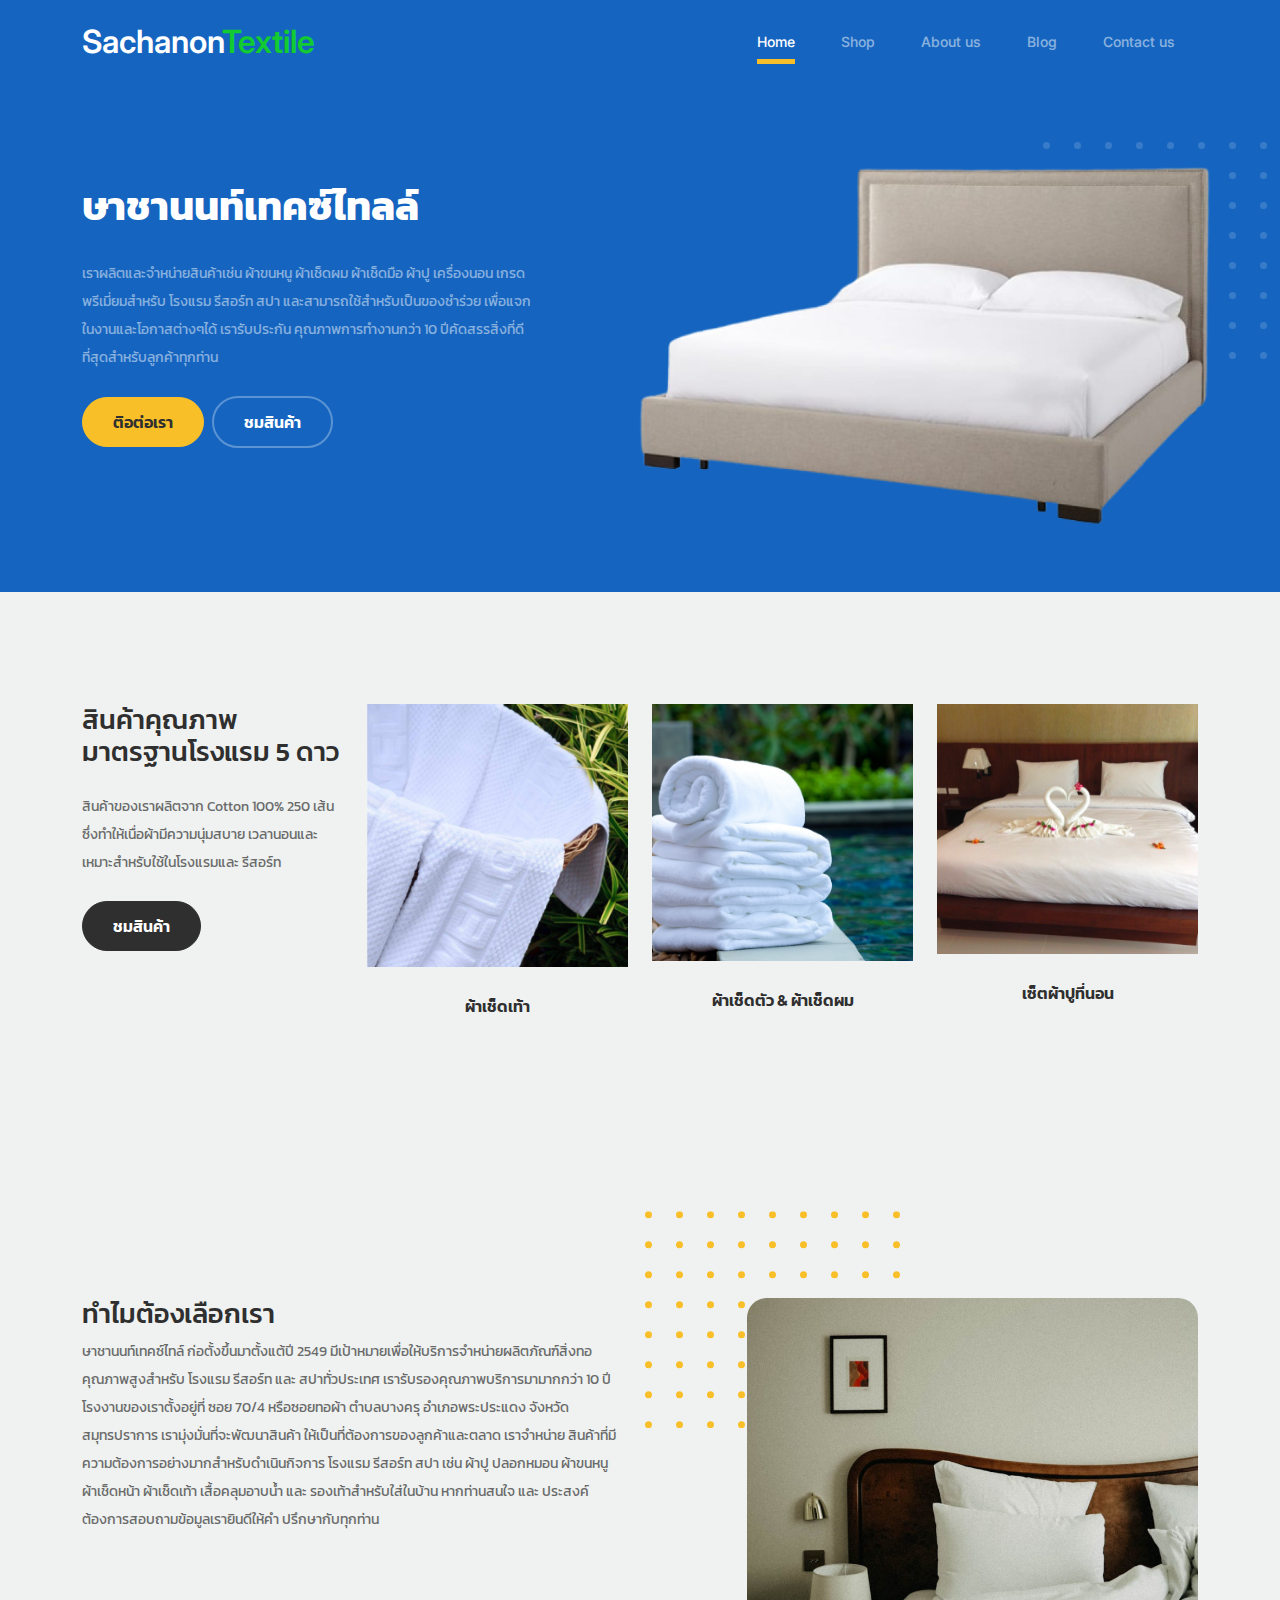
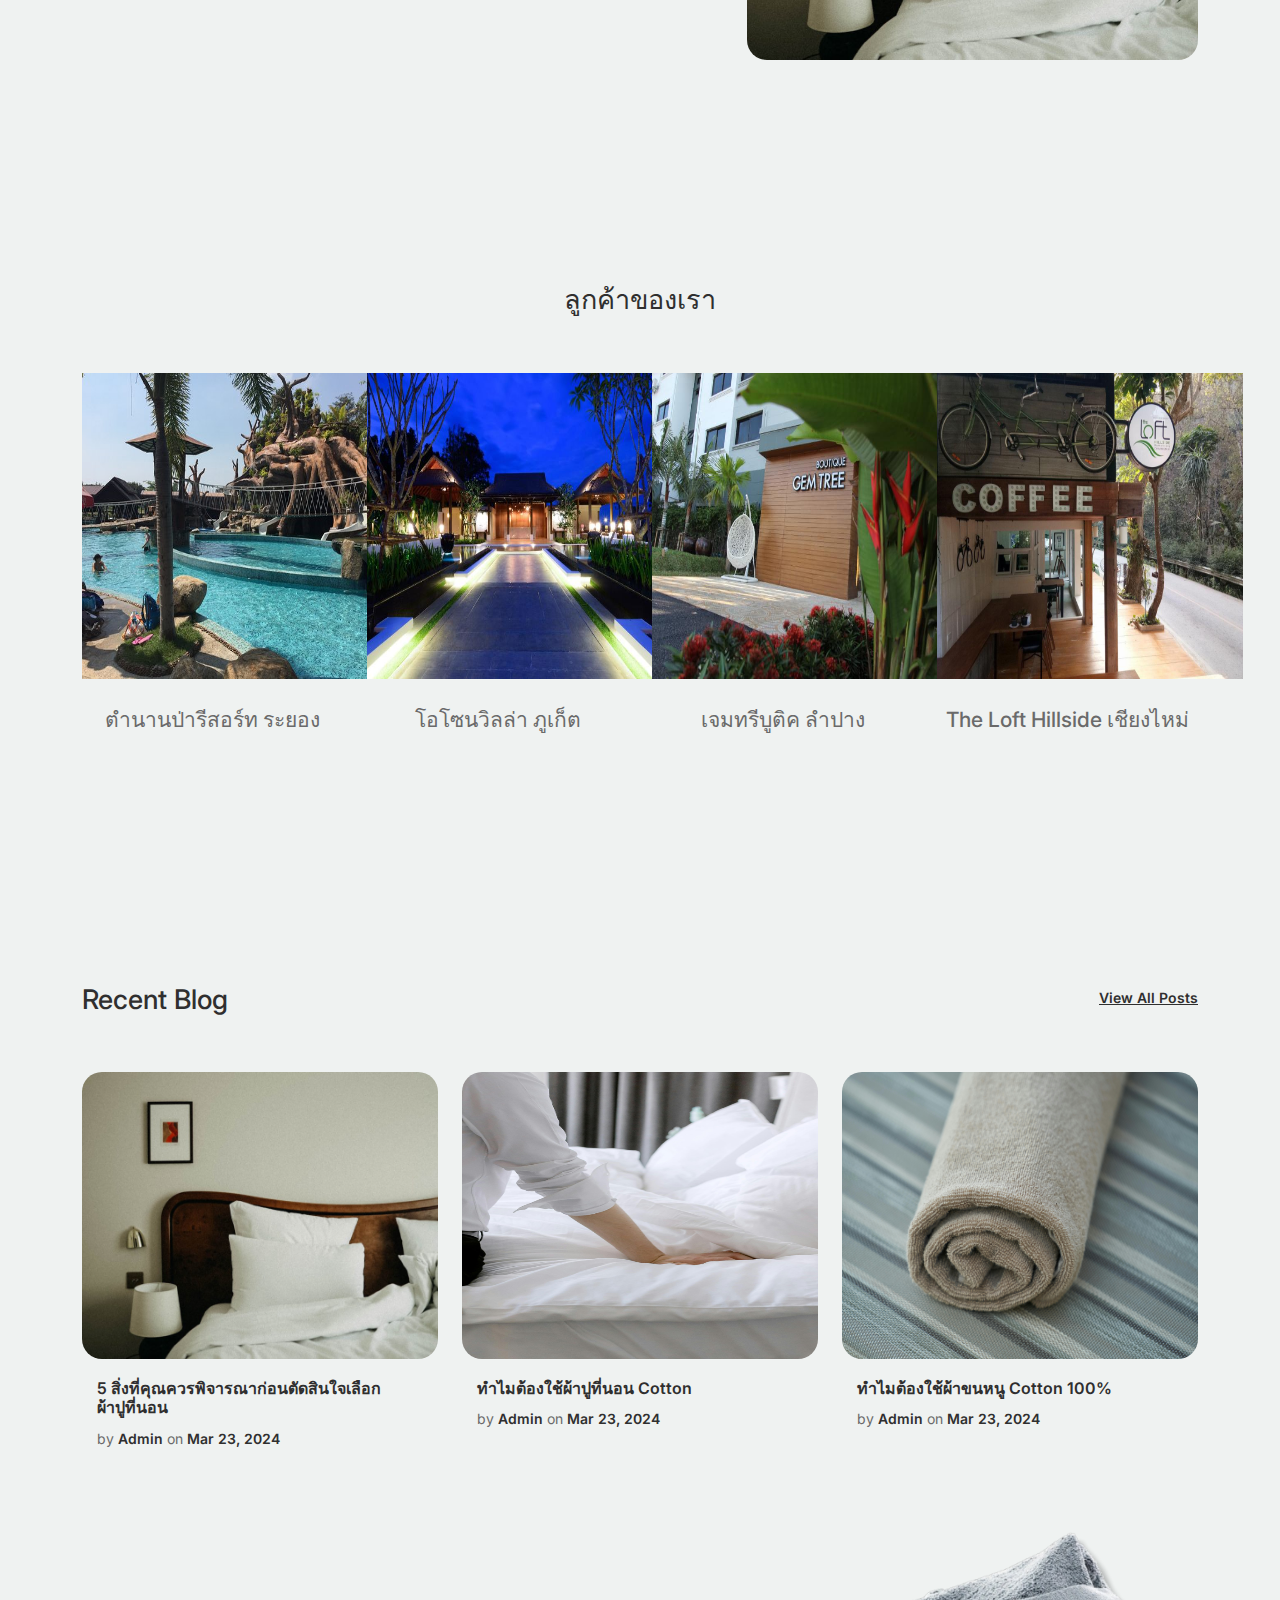
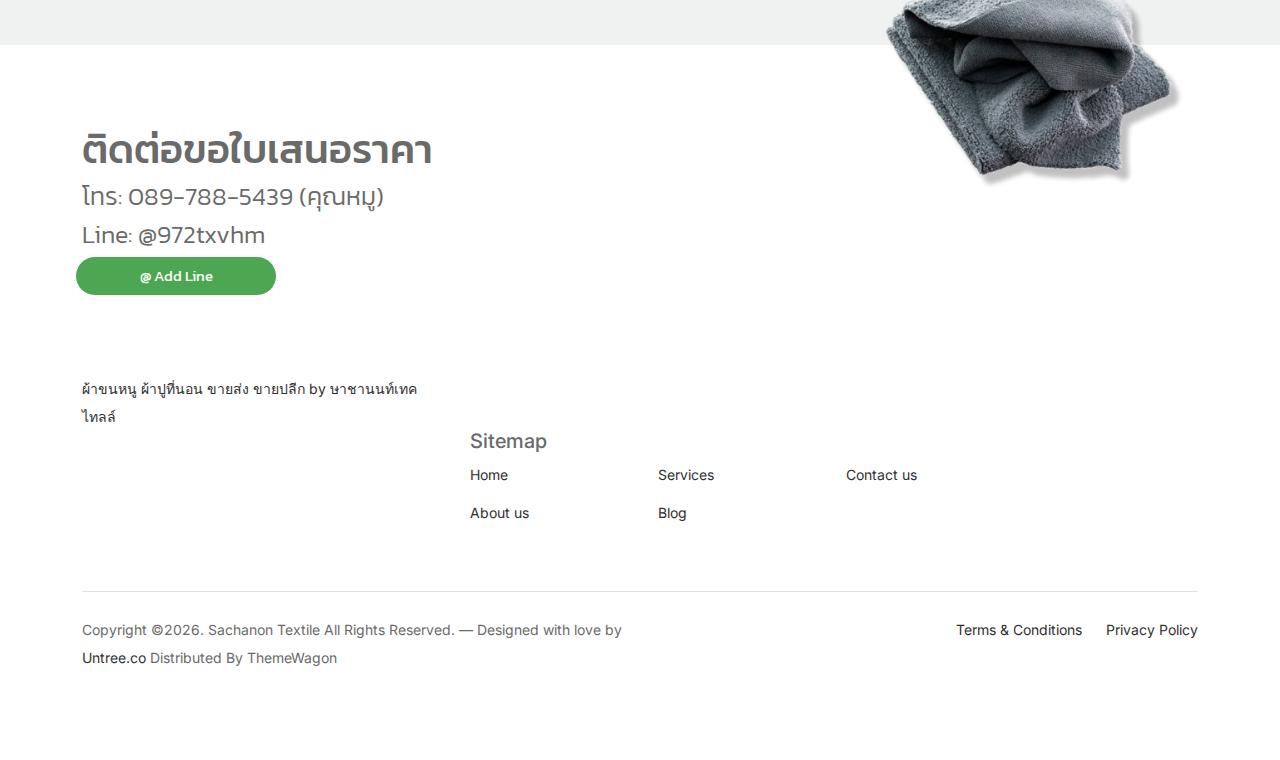
<file: index.html>
<!-- /*
* Bootstrap 5
* Template Name: Furni
* Template Author: Untree.co
* Template URI: https://untree.co/
* License: https://creativecommons.org/licenses/by/3.0/
*/ -->
<!doctype html>
<html lang="en">
<head>
	<meta charset="utf-8">
	<meta name="viewport" content="width=device-width, initial-scale=1, shrink-to-fit=no">
	<meta name="description" content="ขายส่งขายปลีก ผ้าขนหนู ผ้าปูที่นอน Cotton100%">
	<meta name="keywords" content="ขายส่งผ้าขนหนูCotton100%,ขายส่งผ้าปู Cotton100%,ขายส่งผ้าขนหนู,ขายส่งผ้าปูที่นอน,ผ้าขนหนูCotton100%,ผ้าปูCotton100%">
	<link rel="shortcut icon" href="favicon.png">
  

		<!-- Bootstrap CSS -->
		<link href="css/bootstrap.min.css" rel="stylesheet">
		<link href="https://cdnjs.cloudflare.com/ajax/libs/font-awesome/6.0.0-beta3/css/all.min.css" rel="stylesheet">
		<link href="https://fonts.googleapis.com/css2?family=Kanit:ital,wght@0,100;0,200;0,300;0,400;0,500;0,600;0,700;0,800;0,900;1,100;1,200;1,300;1,400;1,500;1,600;1,700;1,800;1,900&family=Roboto:ital,wght@0,100;0,300;0,400;0,500;0,700;0,900;1,100;1,300;1,400;1,500;1,700;1,900&display=swap" rel="stylesheet">
		<link href="css/tiny-slider.css" rel="stylesheet">
		<link href="css/style.css" rel="stylesheet">
		<!-- Google tag (gtag.js) -->
		<script async src="https://www.googletagmanager.com/gtag/js?id=AW-340008554">
		</script>
		<title>Sachanon Textile</title>
	</head>

	<body>
		<div id="fb-root"></div>
		<script async defer crossorigin="anonymous" src="https://connect.facebook.net/en_US/sdk.js#xfbml=1&version=v19.0" nonce="9c3yNr59"></script>
		<!-- Start Header/Navigation -->
		<nav class="custom-navbar navbar navbar navbar-expand-md navbar-dark bg-dark" arial-label="Furni navigation bar">

			<div class="container">
				<a class="navbar-brand" href="index.html">Sachanon<span style="color: #11cb30;">Textile</span></a>

				<button class="navbar-toggler" type="button" data-bs-toggle="collapse" data-bs-target="#navbarsFurni" aria-controls="navbarsFurni" aria-expanded="false" aria-label="Toggle navigation">
					<span class="navbar-toggler-icon"></span>
				</button>

				<div class="collapse navbar-collapse" id="navbarsFurni">
					<ul class="custom-navbar-nav navbar-nav ms-auto mb-2 mb-md-0">
						<li class="nav-item active">
							<a class="nav-link" href="index.html">Home</a>
						</li>
						<li><a class="nav-link" href="shop.html">Shop</a></li>
						<li><a class="nav-link" href="about.html">About us</a></li>
						<li><a class="nav-link" href="blog_1.html">Blog</a></li>
						<li><a class="nav-link" href="contact.html">Contact us</a></li>
					</ul>

					<!-- <ul class="custom-navbar-cta navbar-nav mb-2 mb-md-0 ms-5">
						<li><a class="nav-link" href="#"><img src="images/user.svg"></a></li>
						<li><a class="nav-link" href="cart.html"><img src="images/cart.svg"></a></li>
					</ul> -->
				</div>
			</div>
				
		</nav>
		<!-- End Header/Navigation -->

		<!-- Start Hero Section -->
			<div class="hero">
				<div class="container">
					<div class="row justify-content-between">
						<div class="col-lg-5 thai-font">
							<div class="intro-excerpt">
								<h1>ษาชานนท์เทคซ์ไทลล์</h1>
								<p class="mb-4">เราผลิตและจำหน่ายสินค้าเช่น ผ้าขนหนู 
									ผ้าเช็ดผม ผ้าเช็ดมือ ผ้าปู เครื่องนอน 
									เกรดพรีเมี่ยมสำหรับ โรงแรม รีสอร์ท 
									สปา และสามารถใช้สำหรับเป็นของชำร่วย
									เพื่อแจกในงานและโอกาสต่างๆได้ เรารับประกัน
									คุณภาพการทำงานกว่า 10 ปีคัดสรรสิ่งที่ดี
									ที่สุดสำหรับลูกค้าทุกท่าน</p>
								<p><a href="https://lin.ee/SYUw2Ov" target="_blank" class="btn btn-secondary me-2 thai-font">ติอต่อเรา</a><a href="shop.html" class="btn btn-white-outline">ชมสินค้า</a></p>
							</div>
						</div>
						<div class="col-lg-7">
							<div class="hero-img-wrap">
								<img src="images/bed_hero.png" width="610px" style="margin-left:62px" class="img-fluid">
							</div>
						</div>
					</div>
				</div>
			</div>
		<!-- End Hero Section -->

		<!-- Start Product Section -->
		<div class="product-section">
			<div class="container">
				<div class="row thai-font">

					<!-- Start Column 1 -->
					<div class="col-md-12 col-lg-3 mb-5 mb-lg-0">
						<h2 class="mb-4 section-title">สินค้าคุณภาพมาตรฐานโรงแรม 5 ดาว</h2>
						<p class="mb-4">สินค้าของเราผลิตจาก Cotton 100% 
							250 เส้น ซึ่งทำให้เนื่อผ้ามีความนุ่มสบาย
							เวลานอนและเหมาะสำหรับใช้ในโรงแรมและ
							รีสอร์ท </p>
						<p><a href="shop.html" class="btn">ชมสินค้า</a></p>
					</div> 
					<!-- End Column 1 -->

					<!-- Start Column 2 -->
					<div class="col-12 col-md-4 col-lg-3 mb-5 mb-md-0">
						<a class="product-item" href="https://lin.ee/SYUw2Ov" target="_blank">
							<img src="images/Catalog_01.png" class="img-fluid product-thumbnail">
							<h3 class="product-title">ผ้าเช็ดเท้า</h3>
							<!-- <strong class="product-price">$50.00</strong> -->

							<span class="icon-cross">
								<!-- <img src="images/cross.svg" class="img-fluid"> -->
								<button class="button-contact">ขอใบเสนอราคา</button>
							</span>
						</a>
					</div> 
					<!-- End Column 2 -->

					<!-- Start Column 3 -->
					<div class="col-12 col-md-4 col-lg-3 mb-5 mb-md-0">
						<a class="product-item" href="https://lin.ee/SYUw2Ov" target="_blank">
							<img src="images/Catalog_02.png" class="img-fluid product-thumbnail">
							<h3 class="product-title">ผ้าเช็ดตัว & ผ้าเช็ดผม</h3>
							<!-- <strong class="product-price">$78.00</strong> -->

							<span class="icon-cross">
								<!-- <img src="images/cross.svg" class="img-fluid"> -->
								<button class="button-contact">ขอใบเสนอราคา</button>
							</span>
						</a>
					</div>
					<!-- End Column 3 -->

					<!-- Start Column 4 -->
					<div class="col-12 col-md-4 col-lg-3 mb-5 mb-md-0">
						<a class="product-item" href="https://lin.ee/SYUw2Ov" target="_blank">
							<img src="images/Catalog_03.png" class="img-fluid product-thumbnail">
							<h3 class="product-title">เซ็ตผ้าปูที่นอน</h3>
							<!-- <strong class="product-price">$43.00</strong> -->

							<span class="icon-cross">
								<!-- <img src="images/cross.svg" class="img-fluid"> -->
								<button class="button-contact">ขอใบเสนอราคา</button>
							</span>
						</a>
					</div>
					<!-- End Column 4 -->

				</div>
			</div>
		</div>
		<!-- End Product Section -->

		<!-- Start Why Choose Us Section -->
		<div class="why-choose-section">
			<div class="container">
				<div class="row justify-content-between thai-font">
					<div class="col-lg-6">
						<h2 class="section-title">ทำไมต้องเลือกเรา</h2>
						<p>ษาชานนท์เทคซ์ไทล์ ก่อตั้งขึ้นมาตั้งแต้ปี 2549 
							มีเป้าหมายเพื่อให้บริการจำหน่ายผลิตภัณฑ์สิ่งทอ
							คุณภาพสูงสำหรับ โรงแรม รีสอร์ท และ 
							สปาทั่วประเทศ เรารับรองคุณภาพบริการมามากกว่า 
							10 ปีโรงงานของเราตั้งอยู่ที่ ซอย 70/4 
							หรือซอยทอผ้า ตำบลบางครุ อำเภอพระประแดง
							จังหวัดสมุทรปราการ เรามุ่งมั่นที่จะพัฒนาสินค้า
							ให้เป็นที่ต้องการของลูกค้าและตลาด เราจำหน่าย
							สินค้าที่มีความต้องการอย่างมากสำหรับดำเนินกิจการ 
							โรงแรม รีสอร์ท สปา เช่น ผ้าปู ปลอกหมอน ผ้าขนหนู 
							ผ้าเช็ดหน้า ผ้าเช็ดเท้า เสื้อคลุมอาบน้ำ และ 
							รองเท้าสำหรับใส่ในบ้าน หากท่านสนใจ และ 
							ประสงค์ต้องการสอบถามข้อมูลเรายินดีให้คำ
							ปรึกษากับทุกท่าน</p>

						<!-- <div class="row my-5">
							<div class="col-6 col-md-6">
								<div class="feature">
									<div class="icon">
										<img src="images/truck.svg" alt="Image" class="imf-fluid">
									</div>
									<h3>Fast &amp; Free Shipping</h3>
									<p>Donec vitae odio quis nisl dapibus malesuada. Nullam ac aliquet velit. Aliquam vulputate.</p>
								</div>
							</div>

							<div class="col-6 col-md-6">
								<div class="feature">
									<div class="icon">
										<img src="images/bag.svg" alt="Image" class="imf-fluid">
									</div>
									<h3>Easy to Shop</h3>
									<p>Donec vitae odio quis nisl dapibus malesuada. Nullam ac aliquet velit. Aliquam vulputate.</p>
								</div>
							</div>

							<div class="col-6 col-md-6">
								<div class="feature">
									<div class="icon">
										<img src="images/support.svg" alt="Image" class="imf-fluid">
									</div>
									<h3>24/7 Support</h3>
									<p>Donec vitae odio quis nisl dapibus malesuada. Nullam ac aliquet velit. Aliquam vulputate.</p>
								</div>
							</div>

							<div class="col-6 col-md-6">
								<div class="feature">
									<div class="icon">
										<img src="images/return.svg" alt="Image" class="imf-fluid">
									</div>
									<h3>Hassle Free Returns</h3>
									<p>Donec vitae odio quis nisl dapibus malesuada. Nullam ac aliquet velit. Aliquam vulputate.</p>
								</div>
							</div>

						</div> -->
					</div>

					<div class="col-lg-5">
						<div class="img-wrap">
							<img src="images/whyus-pic.png" alt="Image" class="img-fluid">
						</div>
					</div>

				</div>
			</div>
		</div>
		<!-- End Why Choose Us Section -->

		<!-- Start We Help Section -->
		<!-- <div class="we-help-section">
			<div class="container">
				<div class="row justify-content-between">
					<div class="col-lg-7 mb-5 mb-lg-0">
						<div class="imgs-grid">
							<div class="grid grid-1"><img src="images/img-grid-1.jpg" alt="Untree.co"></div>
							<div class="grid grid-2"><img src="images/img-grid-2.jpg" alt="Untree.co"></div>
							<div class="grid grid-3"><img src="images/img-grid-3.jpg" alt="Untree.co"></div>
						</div>
					</div>
					<div class="col-lg-5 ps-lg-5">
						<h2 class="section-title mb-4">We Help You Make Modern Interior Design</h2>
						<p>Donec facilisis quam ut purus rutrum lobortis. Donec vitae odio quis nisl dapibus malesuada. Nullam ac aliquet velit. Aliquam vulputate velit imperdiet dolor tempor tristique. Pellentesque habitant morbi tristique senectus et netus et malesuada</p>

						<ul class="list-unstyled custom-list my-4">
							<li>Donec vitae odio quis nisl dapibus malesuada</li>
							<li>Donec vitae odio quis nisl dapibus malesuada</li>
							<li>Donec vitae odio quis nisl dapibus malesuada</li>
							<li>Donec vitae odio quis nisl dapibus malesuada</li>
						</ul>
						<p><a herf="#" class="btn">Explore</a></p>
					</div>
				</div>
			</div>
		</div> -->
		<!-- End We Help Section -->

		<!-- Start Popular Product -->
		<!-- <div class="popular-product">
			<div class="container">
				<div class="row">

					<div class="col-12 col-md-6 col-lg-4 mb-4 mb-lg-0">
						<div class="product-item-sm d-flex">
							<div class="thumbnail">
								<img src="images/product-1.png" alt="Image" class="img-fluid">
							</div>
							<div class="pt-3">
								<h3>Nordic Chair</h3>
								<p>Donec facilisis quam ut purus rutrum lobortis. Donec vitae odio </p>
								<p><a href="#">Read More</a></p>
							</div>
						</div>
					</div>

					<div class="col-12 col-md-6 col-lg-4 mb-4 mb-lg-0">
						<div class="product-item-sm d-flex">
							<div class="thumbnail">
								<img src="images/product-2.png" alt="Image" class="img-fluid">
							</div>
							<div class="pt-3">
								<h3>Kruzo Aero Chair</h3>
								<p>Donec facilisis quam ut purus rutrum lobortis. Donec vitae odio </p>
								<p><a href="#">Read More</a></p>
							</div>
						</div>
					</div>

					<div class="col-12 col-md-6 col-lg-4 mb-4 mb-lg-0">
						<div class="product-item-sm d-flex">
							<div class="thumbnail">
								<img src="images/product-3.png" alt="Image" class="img-fluid">
							</div>
							<div class="pt-3">
								<h3>Ergonomic Chair</h3>
								<p>Donec facilisis quam ut purus rutrum lobortis. Donec vitae odio </p>
								<p><a href="#">Read More</a></p>
							</div>
						</div>
					</div>

				</div>
			</div>
		</div> -->
		<!-- End Popular Product -->

		<!-- Start Team Section -->
		<div class="untree_co-section">
			<div class="container">

				<div class="row mb-5">
					<div class="col-lg-5 mx-auto text-center">
						<h2 class="section-title">ลูกค้าของเรา</h2>
					</div>
				</div>

				<div class="row">

					<!-- Start Column 1 -->
					<div class="col-12 col-md-6 col-lg-3 mb-5 mb-md-0">
						<img src="images/Customer_pic01.png" width="306px" height="306px" class="mb-5">
						<h3 class="my-customer-fix">ตำนานป่ารีสอร์ท ระยอง</h3>
            <!-- <span class="d-block position mb-4">CEO, Founder, Atty.</span>
            <p>Separated they live in.
            Separated they live in Bookmarksgrove right at the coast of the Semantics, a large language ocean.</p>
            <p class="mb-0"><a href="#" class="more dark">Learn More <span class="icon-arrow_forward"></span></a></p> -->
					</div> 
					<!-- End Column 1 -->

					<!-- Start Column 2 -->
					<div class="col-12 col-md-6 col-lg-3 mb-5 mb-md-0">
						<img src="images/Customer_02pic.jpg" width="306px" height="306px" class="mb-5">
						<h3 class="my-customer-fix">โอโซนวิลล่า ภูเก็ต</h3>
            <!-- <span class="d-block position mb-4">CEO, Founder, Atty.</span>
            <p>Separated they live in.
            Separated they live in Bookmarksgrove right at the coast of the Semantics, a large language ocean.</p>
            <p class="mb-0"><a href="#" class="more dark">Learn More <span class="icon-arrow_forward"></span></a></p> -->
					</div> 
					<!-- End Column 2 -->

					<!-- Start Column 3 -->
					<div class="col-12 col-md-6 col-lg-3 mb-5 mb-md-0">
						<img src="images/Customer_03pic.jpg" width="306px" height="306px" class="mb-5">
						<h3 class="my-customer-fix">เจมทรีบูติค ลำปาง</h3>
            <!-- <span class="d-block position mb-4">CEO, Founder, Atty.</span>
            <p>Separated they live in.
            Separated they live in Bookmarksgrove right at the coast of the Semantics, a large language ocean.</p>
            <p class="mb-0"><a href="#" class="more dark">Learn More <span class="icon-arrow_forward"></span></a></p> -->
					</div>  
					<!-- End Column 3 -->

					<!-- Start Column 4 -->
					<div class="col-12 col-md-6 col-lg-3 mb-5 mb-md-0">
						<img src="images/Customer_04pic.jpg" width="306px" height="306px" class="mb-5">
						<h3 class="my-customer-fix">The Loft Hillside เชียงไหม่</h3>
            <!-- <span class="d-block position mb-4">CEO, Founder, Atty.</span>
            <p>Separated they live in.
            Separated they live in Bookmarksgrove right at the coast of the Semantics, a large language ocean.</p>
            <p class="mb-0"><a href="#" class="more dark">Learn More <span class="icon-arrow_forward"></span></a></p> -->
					</div> 
					<!-- End Column 4 -->

					

				</div>
			</div>
		</div>
		<!-- End Team Section -->

		<!-- Start Blog Section -->
		<div class="blog-section">
			<div class="container">
				<div class="row mb-5">
					<div class="col-md-6">
						<h2 class="section-title">Recent Blog</h2>
					</div>
					<div class="col-md-6 text-start text-md-end">
						<a href="#" class="more">View All Posts</a>
					</div>
				</div>

				<div class="row">

					<div class="col-12 col-sm-6 col-md-4 mb-4 mb-md-0">
						<div class="post-entry">
							<a href="blog_1.html" class="post-thumbnail"><img src="images/whyus-pic.png" alt="Image" class="img-fluid" style="
								width: 416px;
								height: 287px;
							"></a>
							<div class="post-content-entry">
								<h3><a href="blog_1.html">5 สิ่งที่คุณควรพิจารณาก่อนตัดสินใจเลือกผ้าปูที่นอน</a></h3>
								<div class="meta">
									<span>by <a href="#">Admin</a></span> <span>on <a href="#">Mar 23, 2024</a></span>
								</div>
							</div>
						</div>
					</div>

					<div class="col-12 col-sm-6 col-md-4 mb-4 mb-md-0">
						<div class="post-entry">
							<a href="blog_2.html" class="post-thumbnail"><img src="images/blog_2pic.jpeg" alt="Image" class="img-fluid" style="
								width: 416px;
								height: 287px;
							"></a>
							<div class="post-content-entry">
								<h3><a href="blog_2.html">ทำไมต้องใช้ผ้าปูที่นอน Cotton</a></h3>
								<div class="meta">
									<span>by <a href="blog_2.html">Admin</a></span> <span>on <a href="#">Mar 23, 2024</a></span>
								</div>
							</div>
						</div>
					</div>

					<div class="col-12 col-sm-6 col-md-4 mb-4 mb-md-0">
						<div class="post-entry">
							<a href="blog_3.html" class="post-thumbnail"><img src="images/blog_3pic.jpeg" alt="Image" class="img-fluid" style="
								width: 416px;
								height: 287px;
							"></a>
							<div class="post-content-entry">
								<h3><a href="blog_3.html">ทำไมต้องใช้ผ้าขนหนู Cotton 100%</a></h3>
								<div class="meta">
									<span>by <a href="blog_3.html">Admin</a></span> <span>on <a href="#">Mar 23, 2024</a></span>
								</div>
							</div>
						</div>
					</div>

				</div>
			</div>
		</div>
		<!-- End Blog Section -->	

		<!-- Start Footer Section -->
		<footer class="footer-section">
			<div class="container relative">

				<div class="sofa-img">
					<img src="images/footer-pic.png" alt="Image" class="img-fluid">
				</div>

				<div class="row">
					<div class="col-lg-8 thai-font">
						<div class="subscription-form">
							<h1 class="d-flex align-items-center"><span>ติดต่อขอใบเสนอราคา</span></h1>
							<h4 style="font-size: 25px;font-weight: 300;">โทร: 089-788-5439 (คุณหมู)</h4>
							<h4 style="font-size: 25px;font-weight: 300;">Line: @972txvhm</h4>
							<button onclick="window.open('https://lin.ee/SYUw2Ov', '_blank')" style="margin-left:75px" class="button-contact">@ Add Line</button>
						</div>
					</div>
				</div>

				<div class="row g-5 mb-5">
					<div class="col-lg-4">
						<div class="fb-page" data-href="https://www.facebook.com/SachanonTextile2" data-tabs="timeline" data-width="" data-height="300" data-small-header="false" data-adapt-container-width="true" data-hide-cover="false" data-show-facepile="true"><blockquote cite="https://www.facebook.com/SachanonTextile2" class="fb-xfbml-parse-ignore"><a href="https://www.facebook.com/SachanonTextile2">ผ้าขนหนู ผ้าปูที่นอน ขายส่ง ขายปลีก by ษาชานนท์เทคไทลล์</a></blockquote></div>
						<!-- <div class="mb-4 footer-logo-wrap"><a href="#" class="footer-logo">Furni<span>.</span></a></div>
						<p class="mb-4">Donec facilisis quam ut purus rutrum lobortis. Donec vitae odio quis nisl dapibus malesuada. Nullam ac aliquet velit. Aliquam vulputate velit imperdiet dolor tempor tristique. Pellentesque habitant</p>
						 -->
						<!-- <ul class="list-unstyled custom-social">
							<li><a href="#"><span class="fa fa-brands fa-facebook-f"></span></a></li>
							<li><a href="#"><span class="fa fa-brands fa-twitter"></span></a></li>
							<li><a href="#"><span class="fa fa-brands fa-instagram"></span></a></li>
							<li><a href="#"><span class="fa fa-brands fa-linkedin"></span></a></li>
						</ul> -->
					</div>

					<div class="col-lg-8">
						<div class="row links-wrap">
							<h4 style="font-size: 20px;">Sitemap</h4>
							<div class="col-6 col-sm-6 col-md-3">
								<ul class="list-unstyled">
									<li><a href="index.html">Home</a></li>
									<li><a href="about.html">About us</a></li>
								</ul>
							</div>

							<div class="col-6 col-sm-6 col-md-3">
								<ul class="list-unstyled">
									<li><a href="#">Services</a></li>
									<li><a href="blog_1.html">Blog</a></li>
								</ul>
							</div>

							<div class="col-6 col-sm-6 col-md-3">
								<ul class="list-unstyled">
									<li><a href="contact.html">Contact us</a></li>
									<!-- <li><a href="#">Our team</a></li>
									<li><a href="#">Leadership</a></li>
									<li><a href="#">Privacy Policy</a></li> -->
								</ul>
							</div>

							<!-- <div class="col-6 col-sm-6 col-md-3">
								<ul class="list-unstyled">
									<li><a href="#">Nordic Chair</a></li>
									<li><a href="#">Kruzo Aero</a></li>
									<li><a href="#">Ergonomic Chair</a></li>
								</ul>
							</div> -->
						</div>
					</div>

				</div>

				<div class="border-top copyright">
					<div class="row pt-4">
						<div class="col-lg-6">
							<p class="mb-2 text-center text-lg-start">Copyright &copy;<script>document.write(new Date().getFullYear());</script>. Sachanon Textile All Rights Reserved. &mdash; Designed with love by <a href="https://untree.co">Untree.co</a> Distributed By <a hreff="https://themewagon.com">ThemeWagon</a>  <!-- License information: https://untree.co/license/ -->
            </p>
						</div>

						<div class="col-lg-6 text-center text-lg-end">
							<ul class="list-unstyled d-inline-flex ms-auto">
								<li class="me-4"><a href="#">Terms &amp; Conditions</a></li>
								<li><a href="#">Privacy Policy</a></li>
							</ul>
						</div>

					</div>
				</div>

			</div>
		</footer>
		<!-- End Footer Section -->	


		<script src="js/bootstrap.bundle.min.js"></script>
		<script src="js/tiny-slider.js"></script>
		<script src="js/custom.js"></script>
		<script>
			window.dataLayer = window.dataLayer || [];
			function gtag(){dataLayer.push(arguments);}
			gtag('js', new Date());

			gtag('config', 'AW-340008554');
		</script>
		<!-- Event snippet for Contact conversion page -->
		<script>
			gtag('event', 'conversion', {'send_to': 'AW-340008554/HLu1CPGazfMZEOq8kKIB'});
		</script>
	</body>

</html>
</file>
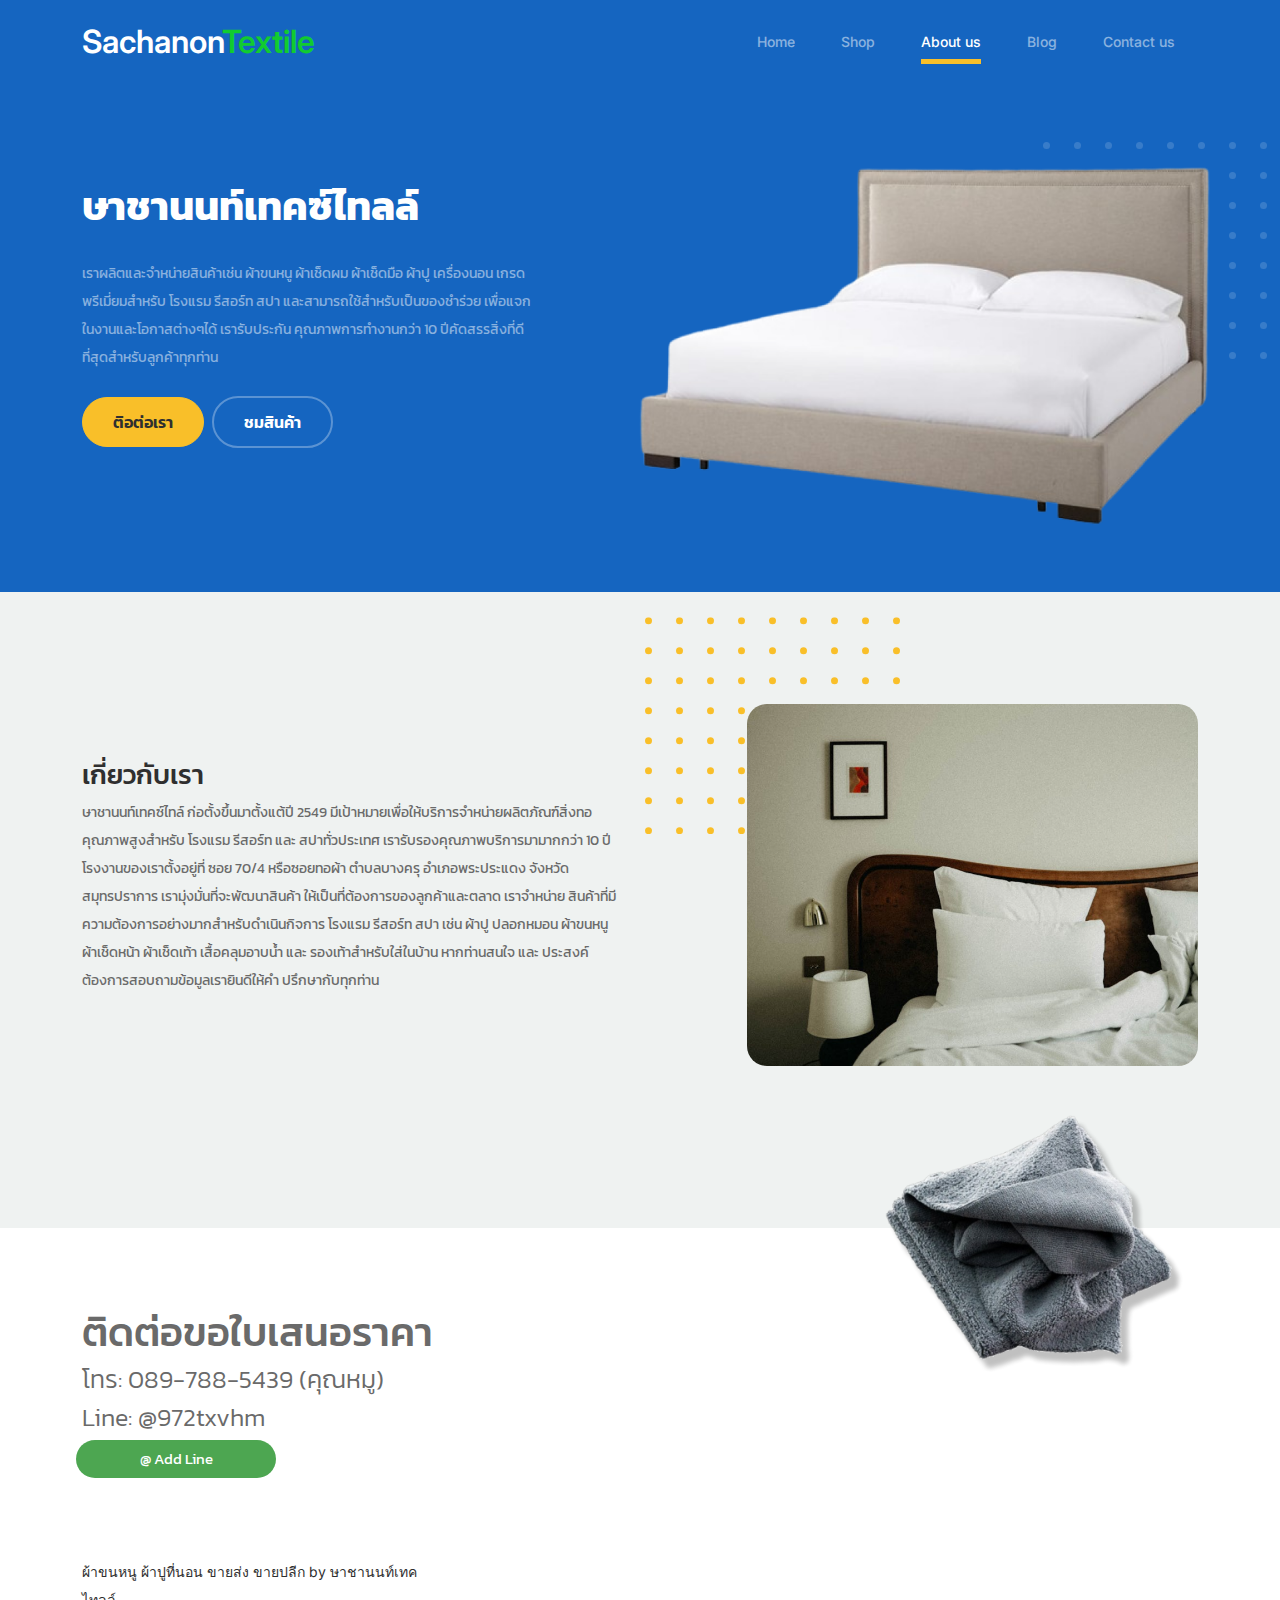
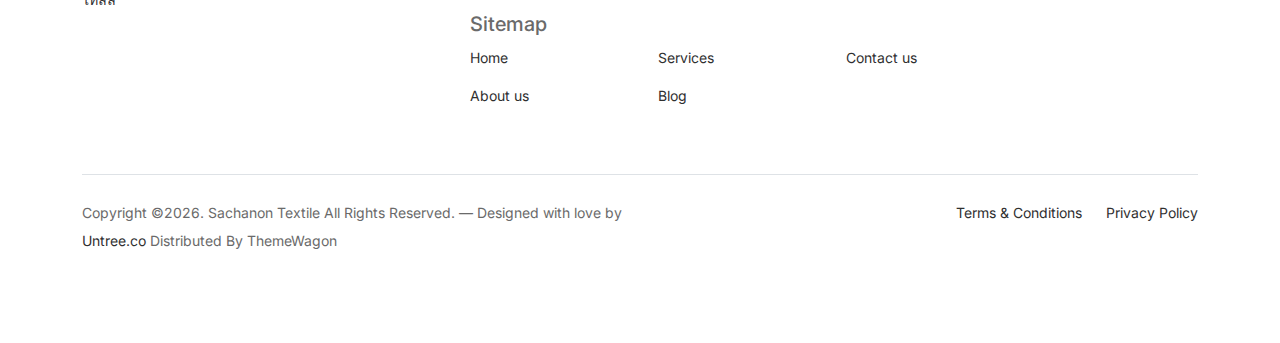
<file: about.html>
<!-- /*
* Bootstrap 5
* Template Name: Furni
* Template Author: Untree.co
* Template URI: https://untree.co/
* License: https://creativecommons.org/licenses/by/3.0/
*/ -->
<!doctype html>
<html lang="en">
<head>
	<meta charset="utf-8">
	<meta name="viewport" content="width=device-width, initial-scale=1, shrink-to-fit=no">
	<meta name="description" content="ขายส่งขายปลีก ผ้าขนหนู ผ้าปูที่นอน Cotton100%">
	<meta name="keywords" content="ขายส่งผ้าขนหนูCotton100%,ขายส่งผ้าปู Cotton100%,ขายส่งผ้าขนหนู,ขายส่งผ้าปูที่นอน,ผ้าขนหนูCotton100%,ผ้าปูCotton100%">
  
  <link rel="shortcut icon" href="favicon.png">
  <link href="https://fonts.googleapis.com/css2?family=Kanit:ital,wght@0,100;0,200;0,300;0,400;0,500;0,600;0,700;0,800;0,900;1,100;1,200;1,300;1,400;1,500;1,600;1,700;1,800;1,900&family=Roboto:ital,wght@0,100;0,300;0,400;0,500;0,700;0,900;1,100;1,300;1,400;1,500;1,700;1,900&display=swap" rel="stylesheet">

  <meta name="description" content="" />
  <meta name="keywords" content="bootstrap, bootstrap4" />

		<!-- Bootstrap CSS -->
		<link href="css/bootstrap.min.css" rel="stylesheet">
		<link href="https://cdnjs.cloudflare.com/ajax/libs/font-awesome/6.0.0-beta3/css/all.min.css" rel="stylesheet">
		<link href="css/tiny-slider.css" rel="stylesheet">
		<link href="css/style.css" rel="stylesheet">
		<title>Furni Free Bootstrap 5 Template for Furniture and Interior Design Websites by Untree.co </title>
	</head>

	<body>
		<div id="fb-root"></div>
		<script async defer crossorigin="anonymous" src="https://connect.facebook.net/en_US/sdk.js#xfbml=1&version=v19.0" nonce="9c3yNr59"></script>
		<!-- Start Header/Navigation -->
		<nav class="custom-navbar navbar navbar navbar-expand-md navbar-dark bg-dark" arial-label="Furni navigation bar">

			<div class="container">
				<a class="navbar-brand" href="index.html">Sachanon<span style="color: #11cb30;">Textile</span></a>

				<button class="navbar-toggler" type="button" data-bs-toggle="collapse" data-bs-target="#navbarsFurni" aria-controls="navbarsFurni" aria-expanded="false" aria-label="Toggle navigation">
					<span class="navbar-toggler-icon"></span>
				</button>

				<div class="collapse navbar-collapse" id="navbarsFurni">
					<ul class="custom-navbar-nav navbar-nav ms-auto mb-2 mb-md-0">
						<li class="nav-item ">
							<a class="nav-link" href="index.html">Home</a>
						</li>
						<li><a class="nav-link" href="shop.html">Shop</a></li>
						<li class="active"><a class="nav-link" href="about.html">About us</a></li>
						<li><a class="nav-link" href="blog_1.html">Blog</a></li>
						<li><a class="nav-link" href="contact.html">Contact us</a></li>
					</ul>
				</div>
			</div>
				
		</nav>
		<!-- End Header/Navigation -->

		<!-- Start Hero Section -->
		<div class="hero">
			<div class="container">
				<div class="row justify-content-between">
					<div class="col-lg-5 thai-font">
						<div class="intro-excerpt">
							<h1>ษาชานนท์เทคซ์ไทลล์</h1>
							<p class="mb-4">เราผลิตและจำหน่ายสินค้าเช่น ผ้าขนหนู 
								ผ้าเช็ดผม ผ้าเช็ดมือ ผ้าปู เครื่องนอน 
								เกรดพรีเมี่ยมสำหรับ โรงแรม รีสอร์ท 
								สปา และสามารถใช้สำหรับเป็นของชำร่วย
								เพื่อแจกในงานและโอกาสต่างๆได้ เรารับประกัน
								คุณภาพการทำงานกว่า 10 ปีคัดสรรสิ่งที่ดี
								ที่สุดสำหรับลูกค้าทุกท่าน</p>
							<p><a href="https://lin.ee/SYUw2Ov" target="_blank" class="btn btn-secondary me-2 thai-font">ติอต่อเรา</a><a href="shop.html" class="btn btn-white-outline">ชมสินค้า</a></p>
						</div>
					</div>
					<div class="col-lg-7">
						<div class="hero-img-wrap">
							<img src="images/bed_hero.png" width="610px" style="margin-left:62px" class="img-fluid">
						</div>
					</div>
				</div>
			</div>
		</div>
		<!-- End Hero Section -->

		

		<!-- Start Why Choose Us Section -->
		<div class="why-choose-section">
			<div class="container">
				<div class="row justify-content-between align-items-center">
					<div class="col-lg-6 thai-font">
						<h2 class="section-title">เกี่ยวกับเรา</h2>
						<p>ษาชานนท์เทคซ์ไทล์ ก่อตั้งขึ้นมาตั้งแต้ปี 2549 
							มีเป้าหมายเพื่อให้บริการจำหน่ายผลิตภัณฑ์สิ่งทอ
							คุณภาพสูงสำหรับ โรงแรม รีสอร์ท และ 
							สปาทั่วประเทศ เรารับรองคุณภาพบริการมามากกว่า 
							10 ปีโรงงานของเราตั้งอยู่ที่ ซอย 70/4 
							หรือซอยทอผ้า ตำบลบางครุ อำเภอพระประแดง
							จังหวัดสมุทรปราการ เรามุ่งมั่นที่จะพัฒนาสินค้า
							ให้เป็นที่ต้องการของลูกค้าและตลาด เราจำหน่าย
							สินค้าที่มีความต้องการอย่างมากสำหรับดำเนินกิจการ 
							โรงแรม รีสอร์ท สปา เช่น ผ้าปู ปลอกหมอน ผ้าขนหนู 
							ผ้าเช็ดหน้า ผ้าเช็ดเท้า เสื้อคลุมอาบน้ำ และ 
							รองเท้าสำหรับใส่ในบ้าน หากท่านสนใจ และ 
							ประสงค์ต้องการสอบถามข้อมูลเรายินดีให้คำ
							ปรึกษากับทุกท่าน</p>
						<!-- <div class="row my-5">
							<div class="col-6 col-md-6">
								<div class="feature">
									<div class="icon">
										<img src="images/truck.svg" alt="Image" class="imf-fluid">
									</div>
									<h3>Fast &amp; Free Shipping</h3>
									<p>Donec vitae odio quis nisl dapibus malesuada. Nullam ac aliquet velit. Aliquam vulputate.</p>
								</div>
							</div>

							<div class="col-6 col-md-6">
								<div class="feature">
									<div class="icon">
										<img src="images/bag.svg" alt="Image" class="imf-fluid">
									</div>
									<h3>Easy to Shop</h3>
									<p>Donec vitae odio quis nisl dapibus malesuada. Nullam ac aliquet velit. Aliquam vulputate.</p>
								</div>
							</div>

							<div class="col-6 col-md-6">
								<div class="feature">
									<div class="icon">
										<img src="images/support.svg" alt="Image" class="imf-fluid">
									</div>
									<h3>24/7 Support</h3>
									<p>Donec vitae odio quis nisl dapibus malesuada. Nullam ac aliquet velit. Aliquam vulputate.</p>
								</div>
							</div>

							<div class="col-6 col-md-6">
								<div class="feature">
									<div class="icon">
										<img src="images/return.svg" alt="Image" class="imf-fluid">
									</div>
									<h3>Hassle Free Returns</h3>
									<p>Donec vitae odio quis nisl dapibus malesuada. Nullam ac aliquet velit. Aliquam vulputate.</p>
								</div>
							</div>

						</div> -->
					</div>

					<div class="col-lg-5">
						<div class="img-wrap">
							<img src="images/whyus-pic.png" alt="Image" class="img-fluid">
						</div>
					</div>

				</div>
			</div>
		</div>
		<!-- End Why Choose Us Section -->

		

		

		

		<!-- Start Footer Section -->
		<footer class="footer-section" style="margin-top: 50px;">
			<div class="container relative">

				<div class="sofa-img">
					<img src="images/footer-pic.png" alt="Image" class="img-fluid">
				</div>

				<div class="row">
					<div class="col-lg-8 thai-font">
						<div class="subscription-form">
							<h1 class="d-flex align-items-center"><span>ติดต่อขอใบเสนอราคา</span></h1>
							<h4 style="font-size: 25px;font-weight: 300;">โทร: 089-788-5439 (คุณหมู)</h4>
							<h4 style="font-size: 25px;font-weight: 300;">Line: @972txvhm</h4>
							<button onclick="window.open('https://lin.ee/SYUw2Ov', '_blank')" style="margin-left:75px" class="button-contact">@ Add Line</button>
						</div>
					</div>
				</div>

				<div class="row g-5 mb-5">
					<div class="col-lg-4">
						<div class="fb-page" data-href="https://www.facebook.com/SachanonTextile2" data-tabs="timeline" data-width="" data-height="300" data-small-header="false" data-adapt-container-width="true" data-hide-cover="false" data-show-facepile="true"><blockquote cite="https://www.facebook.com/SachanonTextile2" class="fb-xfbml-parse-ignore"><a href="https://www.facebook.com/SachanonTextile2">ผ้าขนหนู ผ้าปูที่นอน ขายส่ง ขายปลีก by ษาชานนท์เทคไทลล์</a></blockquote></div>
						<!-- <div class="mb-4 footer-logo-wrap"><a href="#" class="footer-logo">Furni<span>.</span></a></div>
						<p class="mb-4">Donec facilisis quam ut purus rutrum lobortis. Donec vitae odio quis nisl dapibus malesuada. Nullam ac aliquet velit. Aliquam vulputate velit imperdiet dolor tempor tristique. Pellentesque habitant</p>
						 -->
						<!-- <ul class="list-unstyled custom-social">
							<li><a href="#"><span class="fa fa-brands fa-facebook-f"></span></a></li>
							<li><a href="#"><span class="fa fa-brands fa-twitter"></span></a></li>
							<li><a href="#"><span class="fa fa-brands fa-instagram"></span></a></li>
							<li><a href="#"><span class="fa fa-brands fa-linkedin"></span></a></li>
						</ul> -->
					</div>

					<div class="col-lg-8">
						<div class="row links-wrap">
							<h4 style="font-size: 20px;">Sitemap</h4>
							<div class="col-6 col-sm-6 col-md-3">
								<ul class="list-unstyled">
									<li><a href="index.html">Home</a></li>
									<li><a href="about.html">About us</a></li>
								</ul>
							</div>

							<div class="col-6 col-sm-6 col-md-3">
								<ul class="list-unstyled">
									<li><a href="#">Services</a></li>
									<li><a href="blog_1.html">Blog</a></li>
								</ul>
							</div>

							<div class="col-6 col-sm-6 col-md-3">
								<ul class="list-unstyled">
									<li><a href="contact.html">Contact us</a></li>
									<!-- <li><a href="#">Our team</a></li>
									<li><a href="#">Leadership</a></li>
									<li><a href="#">Privacy Policy</a></li> -->
								</ul>
							</div>

							<!-- <div class="col-6 col-sm-6 col-md-3">
								<ul class="list-unstyled">
									<li><a href="#">Nordic Chair</a></li>
									<li><a href="#">Kruzo Aero</a></li>
									<li><a href="#">Ergonomic Chair</a></li>
								</ul>
							</div> -->
						</div>
					</div>

				</div>

				<div class="border-top copyright">
					<div class="row pt-4">
						<div class="col-lg-6">
							<p class="mb-2 text-center text-lg-start">Copyright &copy;<script>document.write(new Date().getFullYear());</script>. Sachanon Textile All Rights Reserved. &mdash; Designed with love by <a href="https://untree.co">Untree.co</a> Distributed By <a hreff="https://themewagon.com">ThemeWagon</a>  <!-- License information: https://untree.co/license/ -->
            </p>
						</div>

						<div class="col-lg-6 text-center text-lg-end">
							<ul class="list-unstyled d-inline-flex ms-auto">
								<li class="me-4"><a href="#">Terms &amp; Conditions</a></li>
								<li><a href="#">Privacy Policy</a></li>
							</ul>
						</div>

					</div>
				</div>

			</div>
		</footer>
		<!-- End Footer Section -->	


		<script src="js/bootstrap.bundle.min.js"></script>
		<script src="js/tiny-slider.js"></script>
		<script src="js/custom.js"></script>
	</body>

</html>
</file>
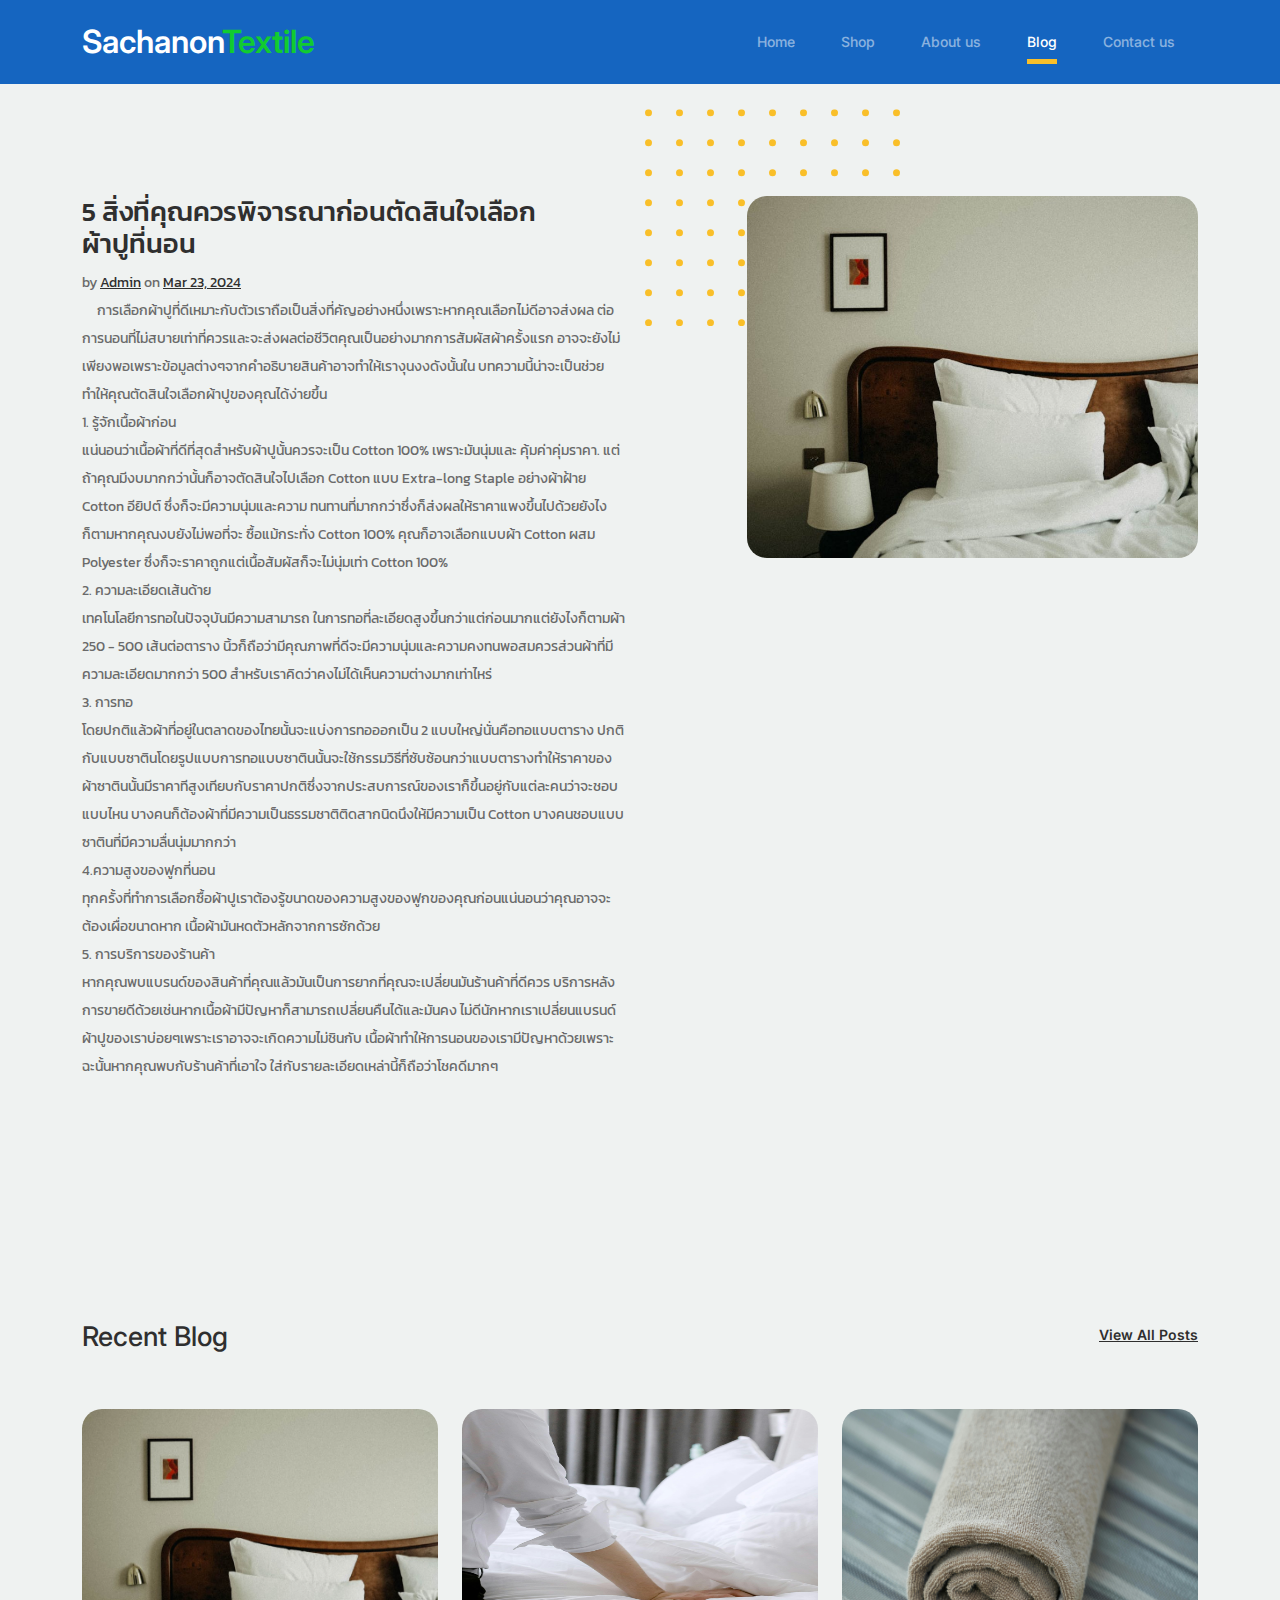
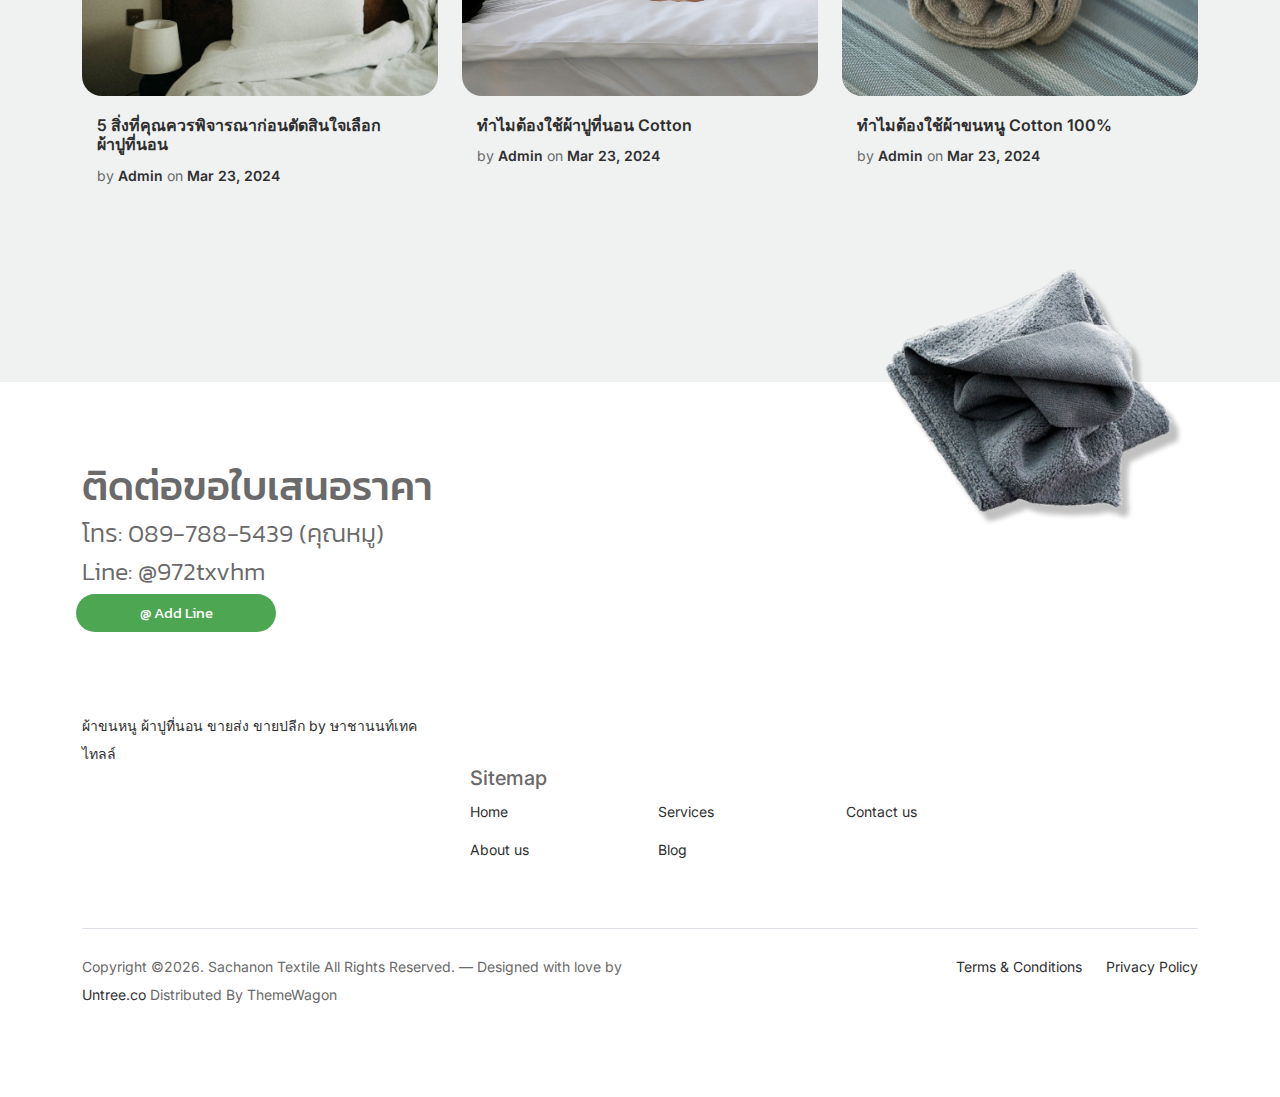
<file: blog_1.html>
<!-- /*
* Bootstrap 5
* Template Name: Furni
* Template Author: Untree.co
* Template URI: https://untree.co/
* License: https://creativecommons.org/licenses/by/3.0/
*/ -->
<!doctype html>
<html lang="en">
<head>
	<meta charset="utf-8">
	<meta name="viewport" content="width=device-width, initial-scale=1, shrink-to-fit=no">
	<meta name="description" content="ขายส่งขายปลีก ผ้าขนหนู ผ้าปูที่นอน Cotton100%">
	<meta name="keywords" content="ขายส่งผ้าขนหนูCotton100%,ขายส่งผ้าปู Cotton100%,ขายส่งผ้าขนหนู,ขายส่งผ้าปูที่นอน,ผ้าขนหนูCotton100%,ผ้าปูCotton100%">
	<link rel="shortcut icon" href="favicon.png">  

  <meta name="description" content="" />
  <meta name="keywords" content="bootstrap, bootstrap4" />

		<!-- Bootstrap CSS -->
		<link href="css/bootstrap.min.css" rel="stylesheet">
		<link href="https://cdnjs.cloudflare.com/ajax/libs/font-awesome/6.0.0-beta3/css/all.min.css" rel="stylesheet">
		<link href="https://fonts.googleapis.com/css2?family=Kanit:ital,wght@0,100;0,200;0,300;0,400;0,500;0,600;0,700;0,800;0,900;1,100;1,200;1,300;1,400;1,500;1,600;1,700;1,800;1,900&family=Roboto:ital,wght@0,100;0,300;0,400;0,500;0,700;0,900;1,100;1,300;1,400;1,500;1,700;1,900&display=swap" rel="stylesheet">
		<link href="css/tiny-slider.css" rel="stylesheet">
		<link href="css/style.css" rel="stylesheet">
		<title>Sachanon Textile</title>
	</head>

	<body>

		<div id="fb-root"></div>
		<script async defer crossorigin="anonymous" src="https://connect.facebook.net/en_US/sdk.js#xfbml=1&version=v19.0" nonce="9c3yNr59"></script>
		<!-- Start Header/Navigation -->
		<nav class="custom-navbar navbar navbar navbar-expand-md navbar-dark bg-dark" arial-label="Furni navigation bar">

			<div class="container">
				<a class="navbar-brand" href="index.html">Sachanon<span style="color: #11cb30;">Textile</span></a>

				<button class="navbar-toggler" type="button" data-bs-toggle="collapse" data-bs-target="#navbarsFurni" aria-controls="navbarsFurni" aria-expanded="false" aria-label="Toggle navigation">
					<span class="navbar-toggler-icon"></span>
				</button>

				<div class="collapse navbar-collapse" id="navbarsFurni">
					<ul class="custom-navbar-nav navbar-nav ms-auto mb-2 mb-md-0">
						<li><a class="nav-link" href="index.html">Home</a></li>
						<li><a class="nav-link" href="shop.html">Shop</a></li>
						<li><a class="nav-link" href="about.html">About us</a></li>
						<li class="nav-item active">
							<a class="nav-link" href="blog_1.html">Blog</a>
						</li>
						<li><a class="nav-link" href="contact.html">Contact us</a></li>
					</ul>

					<!-- <ul class="custom-navbar-cta navbar-nav mb-2 mb-md-0 ms-5">
						<li><a class="nav-link" href="#"><img src="images/user.svg"></a></li>
						<li><a class="nav-link" href="cart.html"><img src="images/cart.svg"></a></li>
					</ul> -->
				</div>
			</div>
				
		</nav>
		<!-- End Header/Navigation -->

				<!-- Start Why Choose Us Section -->
				<div class="why-choose-section">
					<div class="container">
						<div class="row justify-content-between thai-font">
							<div class="col-lg-6">
								<h2 class="section-title">5 สิ่งที่คุณควรพิจารณาก่อนตัดสินใจเลือกผ้าปูที่นอน
								</h2>
								<div class="meta">
									<span>by <a href="#">Admin</a></span> <span>on <a href="#">Mar 23, 2024</a></span>
								</div>
								<p> &nbsp&nbsp&nbsp&nbsp&nbspการเลือกผ้าปูที่ดีเหมาะกับตัวเราถือเป็นสิ่งที่คัญอย่างหนึ่งเพราะหากคุณเลือกไม่ดีอาจส่งผล
									ต่อการนอนที่ไม่สบายเท่าที่ควรและจะส่งผลต่อชีวิตคุณเป็นอย่างมากการสัมผัสผ้าครั้งแรก
									อาจจะยังไม่เพียงพอเพราะข้อมูลต่างๆจากคำอธิบายสินค้าอาจทำให้เรางุนงงดังนั้นใน
									บทความนี้น่าจะเป็นช่วยทำให้คุณตัดสินใจเลือกผ้าปูของคุณได้ง่ายขึ้น <br>
									1. รู้จักเนื้อผ้าก่อน <br>
									แน่นอนว่าเนื้อผ้าที่ดีที่สุดสำหรับผ้าปูนั้นควรจะเป็น Cotton 100% เพราะมันนุ่มและ
									คุ้มค่าคุ่มราคา. แต่ถ้าคุณมีงบมากกว่านั้นก็อาจตัดสินใจไปเลือก Cotton แบบ 
									Extra-long Staple อย่างผ้าฝ้าย Cotton อียิปต์ ซึ่งก็จะมีความนุ่มและความ
									ทนทานที่มากกว่าซึ่งก็ส่งผลให้ราคาแพงขึ้นไปด้วยยังไงก็ตามหากคุณงบยังไม่พอที่จะ
									ซื้อแม้กระทั่ง Cotton 100% คุณก็อาจเลือกแบบผ้า Cotton ผสม Polyester 
									ซึ่งก็จะราคาถูกแต่เนื้อสัมผัสก็จะไม่นุ่มเท่า Cotton 100% <br>									2. ความละเอียดเส้นด้าย <br>
									เทคโนโลยีการทอในปัจจุบันมีความสามารถ
									ในการทอที่ละเอียดสูงขึ้นกว่าแต่ก่อนมากแต่ยังไงก็ตามผ้า 250 - 500 เส้นต่อตาราง
									นิ้วก็ถือว่ามีคุณภาพที่ดีจะมีความนุ่มและความคงทนพอสมควรส่วนผ้าที่มีความละเอียดมากกว่า 
									500 สำหรับเราคิดว่าคงไม่ได้เห็นความต่างมากเท่าไหร่ <br>
									3. การทอ <br>
									โดยปกติแล้วผ้าที่อยู่ในตลาดของไทยนั้นจะแบ่งการทอออกเป็น 2 แบบใหญ่นั่นคือทอแบบตาราง
									ปกติกับแบบซาตินโดยรูปแบบการทอแบบซาตินนั้นจะใช้กรรมวิธีที่ซับซ้อนกว่าแบบตารางทำให้ราคาของ
									ผ้าซาตินนั้นมีราคาทีสูงเทียบกับราคาปกติซึ่งจากประสบการณ์ของเราก็ขึ้นอยู่กับแต่ละคนว่าจะชอบแบบไหน
									บางคนก็ต้องผ้าที่มีความเป็นธรรมชาติติดสากนิดนึงให้มีความเป็น Cotton บางคนชอบแบบซาตินที่มีความลื่นนุ่มมากกว่า <br>
									4.ความสูงของฟูกที่นอน <br>
									ทุกครั้งที่ทำการเลือกซื้อผ้าปูเราต้องรู้ขนาดของความสูงของฟูกของคุณก่อนแน่นอนว่าคุณอาจจะต้องเผื่อขนาดหาก
									เนื้อผ้ามันหดตัวหลักจากการซักด้วย <br>
									5. การบริการของร้านค้า <br>
									หากคุณพบแบรนด์ของสินค้าที่คุณแล้วมันเป็นการยากที่คุณจะเปลี่ยนมันร้านค้าที่ดีควร
									บริการหลังการขายดีด้วยเช่นหากเนื้อผ้ามีปัญหาก็สามารถเปลี่ยนคืนได้และมันคง
									ไม่ดีนักหากเราเปลี่ยนแบรนด์ผ้าปูของเราบ่อยๆเพราะเราอาจจะเกิดความไม่ชินกับ
									เนื้อผ้าทำให้การนอนของเรามีปัญหาด้วยเพราะฉะนั้นหากคุณพบกับร้านค้าที่เอาใจ
									ใส่กับรายละเอียดเหล่านี้ก็ถือว่าโชคดีมากๆ <br>
								</p>
		
								<!-- <div class="row my-5">
									<div class="col-6 col-md-6">
										<div class="feature">
											<div class="icon">
												<img src="images/truck.svg" alt="Image" class="imf-fluid">
											</div>
											<h3>Fast &amp; Free Shipping</h3>
											<p>Donec vitae odio quis nisl dapibus malesuada. Nullam ac aliquet velit. Aliquam vulputate.</p>
										</div>
									</div>
		
									<div class="col-6 col-md-6">
										<div class="feature">
											<div class="icon">
												<img src="images/bag.svg" alt="Image" class="imf-fluid">
											</div>
											<h3>Easy to Shop</h3>
											<p>Donec vitae odio quis nisl dapibus malesuada. Nullam ac aliquet velit. Aliquam vulputate.</p>
										</div>
									</div>
		
									<div class="col-6 col-md-6">
										<div class="feature">
											<div class="icon">
												<img src="images/support.svg" alt="Image" class="imf-fluid">
											</div>
											<h3>24/7 Support</h3>
											<p>Donec vitae odio quis nisl dapibus malesuada. Nullam ac aliquet velit. Aliquam vulputate.</p>
										</div>
									</div>
		
									<div class="col-6 col-md-6">
										<div class="feature">
											<div class="icon">
												<img src="images/return.svg" alt="Image" class="imf-fluid">
											</div>
											<h3>Hassle Free Returns</h3>
											<p>Donec vitae odio quis nisl dapibus malesuada. Nullam ac aliquet velit. Aliquam vulputate.</p>
										</div>
									</div>
		
								</div> -->
							</div>
		
							<div class="col-lg-5">
								<div class="img-wrap">
									<img src="images/whyus-pic.png" alt="Image" class="img-fluid">
								</div>
							</div>
		
						</div>
					</div>
				</div>
				<!-- End Why Choose Us Section -->

		<!-- Start Blog Section -->
		<div class="blog-section">
			<div class="container">
				<div class="row mb-5">
					<div class="col-md-6">
						<h2 class="section-title">Recent Blog</h2>
					</div>
					<div class="col-md-6 text-start text-md-end">
						<a href="#" class="more">View All Posts</a>
					</div>
				</div>

				<div class="row">

					<div class="col-12 col-sm-6 col-md-4 mb-4 mb-md-0">
						<div class="post-entry">
							<a href="blog_1.html" class="post-thumbnail"><img src="images/whyus-pic.png" alt="Image" class="img-fluid" style="
								width: 416px;
								height: 287px;
							"></a>
							<div class="post-content-entry">
								<h3><a href="blog_1.html">5 สิ่งที่คุณควรพิจารณาก่อนตัดสินใจเลือกผ้าปูที่นอน</a></h3>
								<div class="meta">
									<span>by <a href="#">Admin</a></span> <span>on <a href="#">Mar 23, 2024</a></span>
								</div>
							</div>
						</div>
					</div>

					<div class="col-12 col-sm-6 col-md-4 mb-4 mb-md-0">
						<div class="post-entry">
							<a href="blog_2.html" class="post-thumbnail"><img src="images/blog_2pic.jpeg" alt="Image" class="img-fluid" style="
								width: 416px;
								height: 287px;
							"></a>
							<div class="post-content-entry">
								<h3><a href="blog_2.html">ทำไมต้องใช้ผ้าปูที่นอน Cotton</a></h3>
								<div class="meta">
									<span>by <a href="blog_2.html">Admin</a></span> <span>on <a href="#">Mar 23, 2024</a></span>
								</div>
							</div>
						</div>
					</div>

					<div class="col-12 col-sm-6 col-md-4 mb-4 mb-md-0">
						<div class="post-entry">
							<a href="blog_3.html" class="post-thumbnail"><img src="images/blog_3pic.jpeg" alt="Image" class="img-fluid" style="
								width: 416px;
								height: 287px;
							"></a>
							<div class="post-content-entry">
								<h3><a href="blog_3.html">ทำไมต้องใช้ผ้าขนหนู Cotton 100%</a></h3>
								<div class="meta">
									<span>by <a href="blog_3.html">Admin</a></span> <span>on <a href="#">Mar 23, 2024</a></span>
								</div>
							</div>
						</div>
					</div>

				</div>
			</div>
		</div>
		<!-- End Blog Section -->

		

		<!-- Start Footer Section -->
		<footer class="footer-section">
			<div class="container relative">

				<div class="sofa-img">
					<img src="images/footer-pic.png" alt="Image" class="img-fluid">
				</div>

				<div class="row">
					<div class="col-lg-8 thai-font">
						<div class="subscription-form">
							<h1 class="d-flex align-items-center"><span>ติดต่อขอใบเสนอราคา</span></h1>
							<h4 style="font-size: 25px;font-weight: 300;">โทร: 089-788-5439 (คุณหมู)</h4>
							<h4 style="font-size: 25px;font-weight: 300;">Line: @972txvhm</h4>
							<button onclick="window.open('https://lin.ee/SYUw2Ov', '_blank')" style="margin-left:75px" class="button-contact">@ Add Line</button>
						</div>
					</div>
				</div>

				<div class="row g-5 mb-5">
					<div class="col-lg-4">
						<div class="fb-page" data-href="https://www.facebook.com/SachanonTextile2" data-tabs="timeline" data-width="" data-height="300" data-small-header="false" data-adapt-container-width="true" data-hide-cover="false" data-show-facepile="true"><blockquote cite="https://www.facebook.com/SachanonTextile2" class="fb-xfbml-parse-ignore"><a href="https://www.facebook.com/SachanonTextile2">ผ้าขนหนู ผ้าปูที่นอน ขายส่ง ขายปลีก by ษาชานนท์เทคไทลล์</a></blockquote></div>
						<!-- <div class="mb-4 footer-logo-wrap"><a href="#" class="footer-logo">Furni<span>.</span></a></div>
						<p class="mb-4">Donec facilisis quam ut purus rutrum lobortis. Donec vitae odio quis nisl dapibus malesuada. Nullam ac aliquet velit. Aliquam vulputate velit imperdiet dolor tempor tristique. Pellentesque habitant</p>
						 -->
						<!-- <ul class="list-unstyled custom-social">
							<li><a href="#"><span class="fa fa-brands fa-facebook-f"></span></a></li>
							<li><a href="#"><span class="fa fa-brands fa-twitter"></span></a></li>
							<li><a href="#"><span class="fa fa-brands fa-instagram"></span></a></li>
							<li><a href="#"><span class="fa fa-brands fa-linkedin"></span></a></li>
						</ul> -->
					</div>

					<div class="col-lg-8">
						<div class="row links-wrap">
							<h4 style="font-size: 20px;">Sitemap</h4>
							<div class="col-6 col-sm-6 col-md-3">
								<ul class="list-unstyled">
									<li><a href="index.html">Home</a></li>
									<li><a href="about.html">About us</a></li>
								</ul>
							</div>

							<div class="col-6 col-sm-6 col-md-3">
								<ul class="list-unstyled">
									<li><a href="#">Services</a></li>
									<li><a href="blog_1.html">Blog</a></li>
								</ul>
							</div>

							<div class="col-6 col-sm-6 col-md-3">
								<ul class="list-unstyled">
									<li><a href="contact.html">Contact us</a></li>
									<!-- <li><a href="#">Our team</a></li>
									<li><a href="#">Leadership</a></li>
									<li><a href="#">Privacy Policy</a></li> -->
								</ul>
							</div>

							<!-- <div class="col-6 col-sm-6 col-md-3">
								<ul class="list-unstyled">
									<li><a href="#">Nordic Chair</a></li>
									<li><a href="#">Kruzo Aero</a></li>
									<li><a href="#">Ergonomic Chair</a></li>
								</ul>
							</div> -->
						</div>
					</div>

				</div>

				<div class="border-top copyright">
					<div class="row pt-4">
						<div class="col-lg-6">
							<p class="mb-2 text-center text-lg-start">Copyright &copy;<script>document.write(new Date().getFullYear());</script>. Sachanon Textile All Rights Reserved. &mdash; Designed with love by <a href="https://untree.co">Untree.co</a> Distributed By <a hreff="https://themewagon.com">ThemeWagon</a>  <!-- License information: https://untree.co/license/ -->
            </p>
						</div>

						<div class="col-lg-6 text-center text-lg-end">
							<ul class="list-unstyled d-inline-flex ms-auto">
								<li class="me-4"><a href="#">Terms &amp; Conditions</a></li>
								<li><a href="#">Privacy Policy</a></li>
							</ul>
						</div>

					</div>
				</div>

			</div>
		</footer>
		<!-- End Footer Section -->	


		<script src="js/bootstrap.bundle.min.js"></script>
		<script src="js/tiny-slider.js"></script>
		<script src="js/custom.js"></script>
	</body>

</html>
</file>
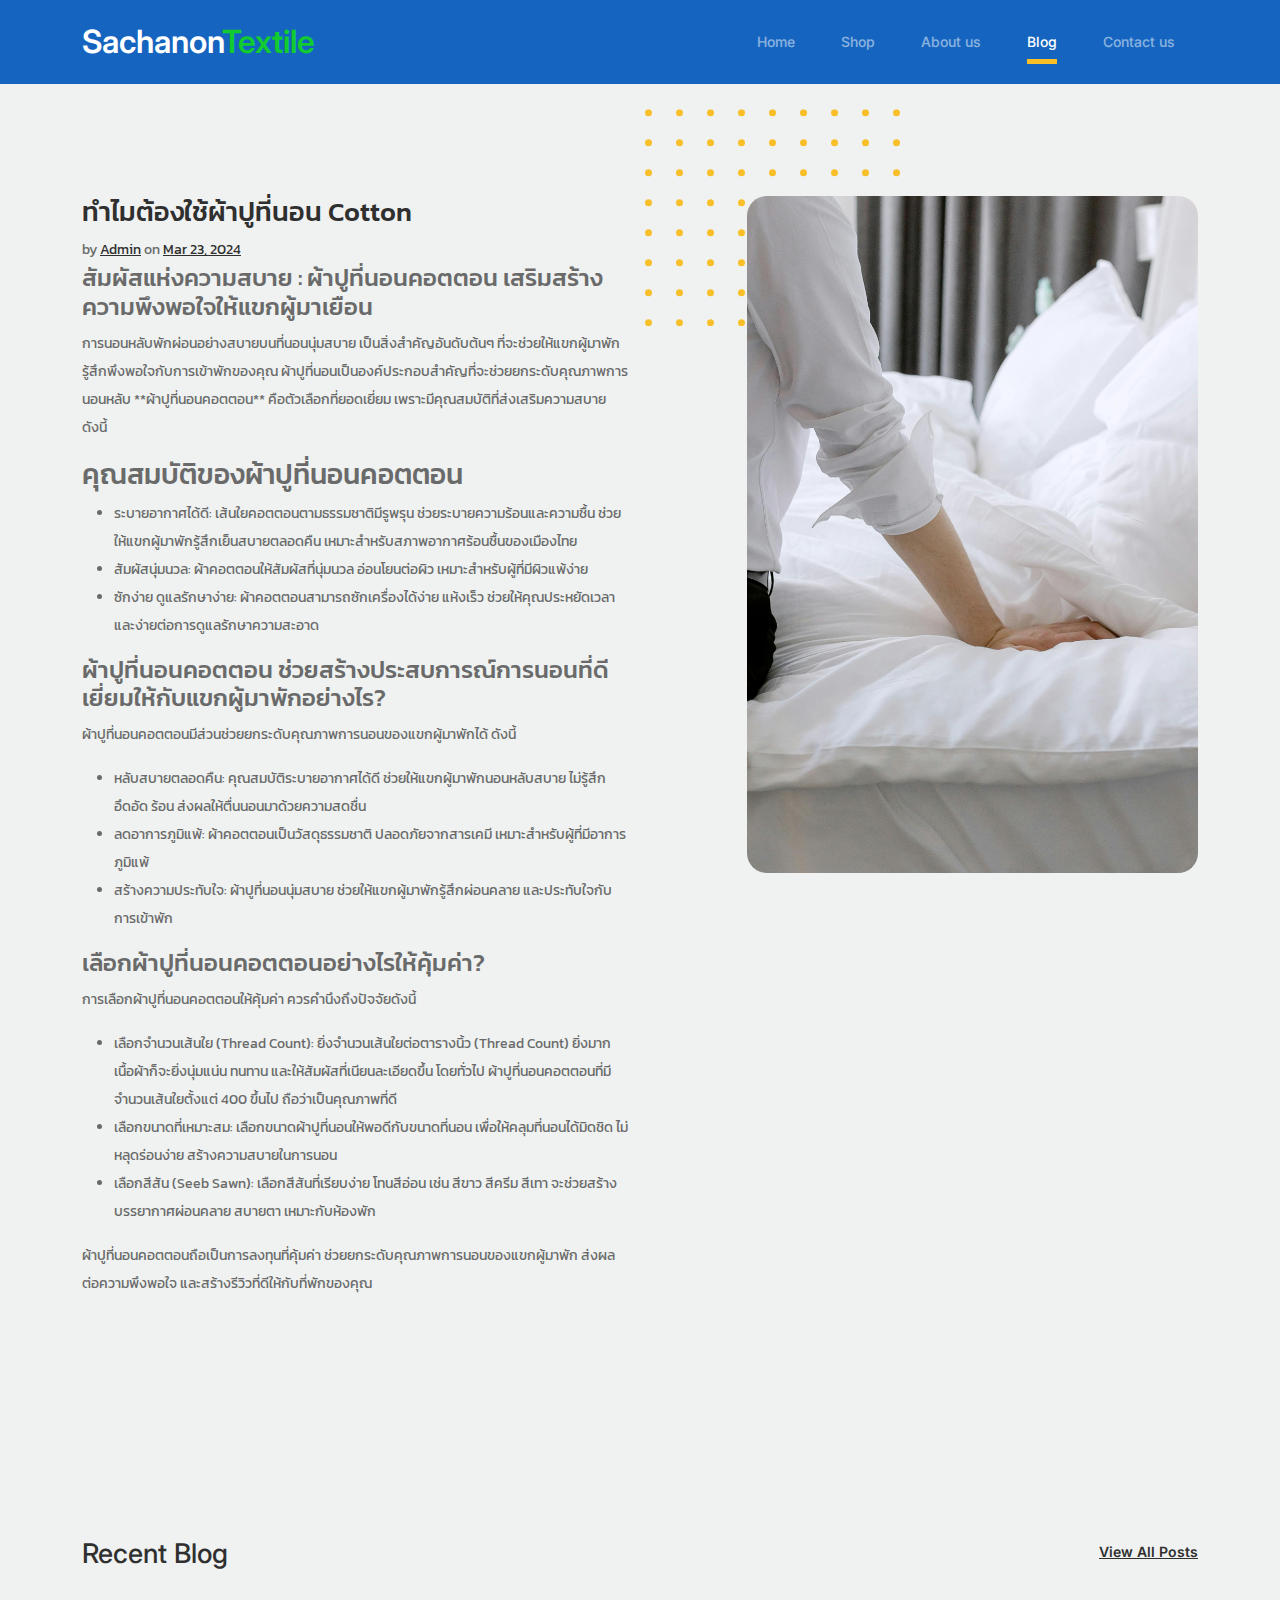
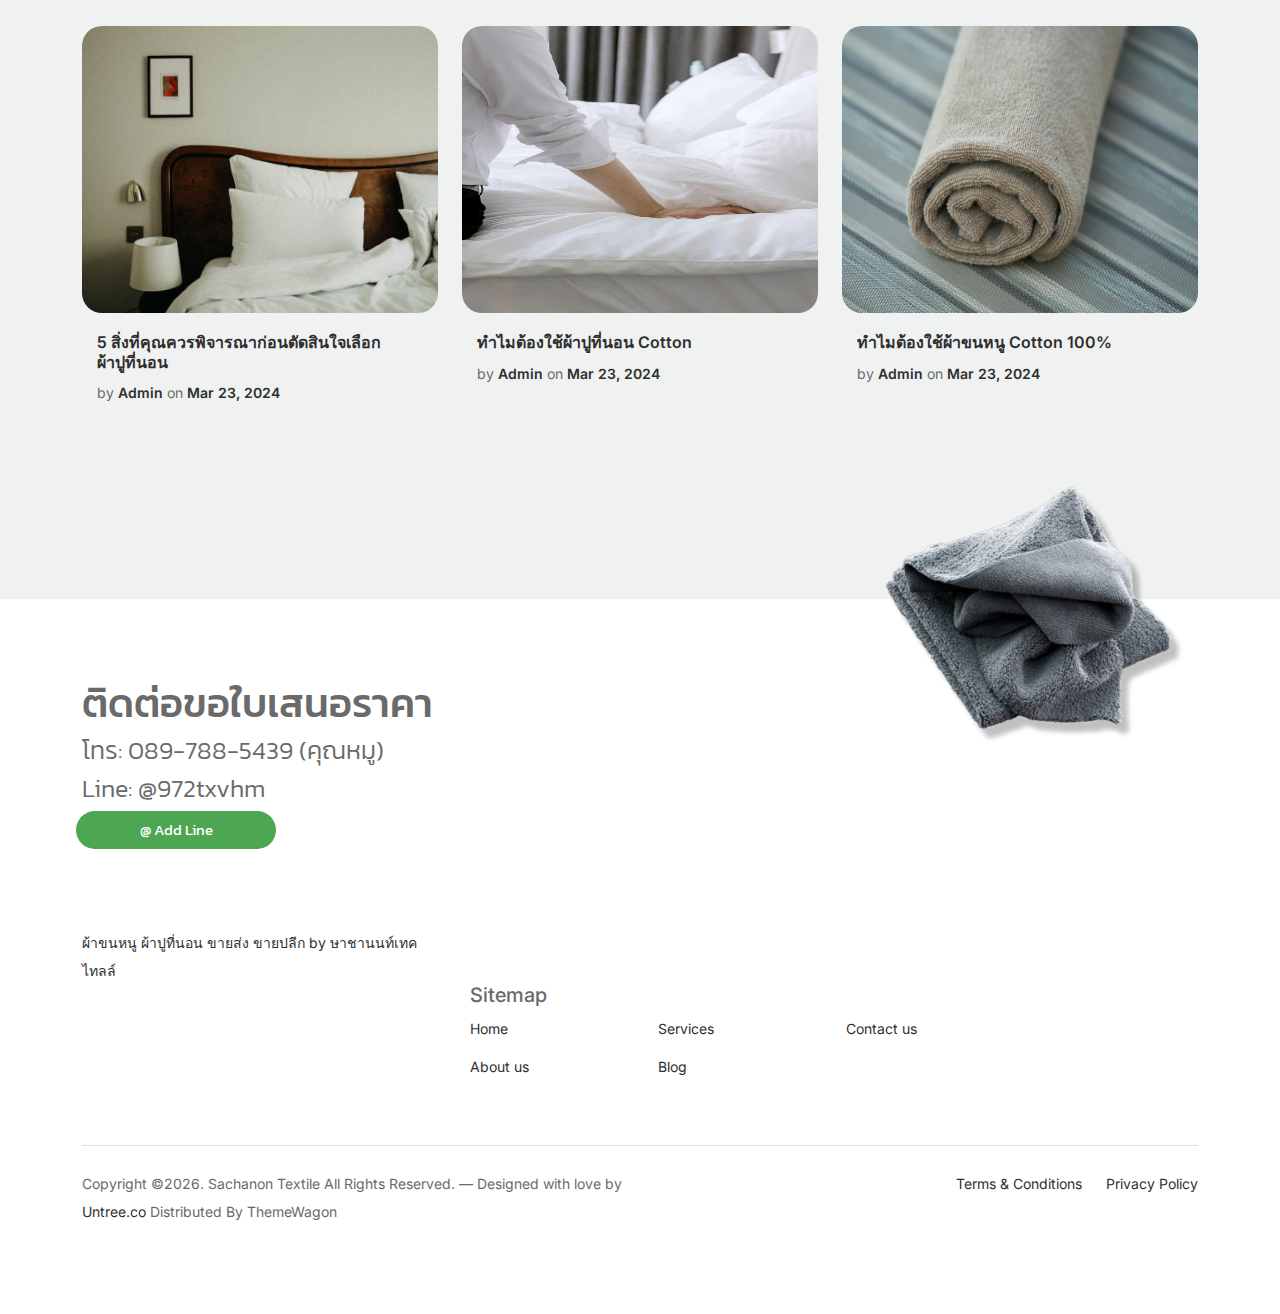
<file: blog_2.html>
<!-- /*
* Bootstrap 5
* Template Name: Furni
* Template Author: Untree.co
* Template URI: https://untree.co/
* License: https://creativecommons.org/licenses/by/3.0/
*/ -->
<!doctype html>
<html lang="en">
<head>
	<meta charset="utf-8">
	<meta name="viewport" content="width=device-width, initial-scale=1, shrink-to-fit=no">
	<meta name="description" content="ขายส่งขายปลีก ผ้าขนหนู ผ้าปูที่นอน Cotton100%">
	<meta name="keywords" content="ขายส่งผ้าขนหนูCotton100%,ขายส่งผ้าปู Cotton100%,ขายส่งผ้าขนหนู,ขายส่งผ้าปูที่นอน,ผ้าขนหนูCotton100%,ผ้าปูCotton100%">
	<link rel="shortcut icon" href="favicon.png">  

  <meta name="description" content="" />
  <meta name="keywords" content="bootstrap, bootstrap4" />

		<!-- Bootstrap CSS -->
		<link href="css/bootstrap.min.css" rel="stylesheet">
		<link href="https://cdnjs.cloudflare.com/ajax/libs/font-awesome/6.0.0-beta3/css/all.min.css" rel="stylesheet">
		<link href="https://fonts.googleapis.com/css2?family=Kanit:ital,wght@0,100;0,200;0,300;0,400;0,500;0,600;0,700;0,800;0,900;1,100;1,200;1,300;1,400;1,500;1,600;1,700;1,800;1,900&family=Roboto:ital,wght@0,100;0,300;0,400;0,500;0,700;0,900;1,100;1,300;1,400;1,500;1,700;1,900&display=swap" rel="stylesheet">
		<link href="css/tiny-slider.css" rel="stylesheet">
		<link href="css/style.css" rel="stylesheet">
		<title>Sachanon Textile</title>
	</head>

	<body>

		<div id="fb-root"></div>
		<script async defer crossorigin="anonymous" src="https://connect.facebook.net/en_US/sdk.js#xfbml=1&version=v19.0" nonce="9c3yNr59"></script>
		<!-- Start Header/Navigation -->
		<nav class="custom-navbar navbar navbar navbar-expand-md navbar-dark bg-dark" arial-label="Furni navigation bar">

			<div class="container">
				<a class="navbar-brand" href="index.html">Sachanon<span style="color: #11cb30;">Textile</span></a>

				<button class="navbar-toggler" type="button" data-bs-toggle="collapse" data-bs-target="#navbarsFurni" aria-controls="navbarsFurni" aria-expanded="false" aria-label="Toggle navigation">
					<span class="navbar-toggler-icon"></span>
				</button>

				<div class="collapse navbar-collapse" id="navbarsFurni">
					<ul class="custom-navbar-nav navbar-nav ms-auto mb-2 mb-md-0">
						<li><a class="nav-link" href="index.html">Home</a></li>
						<li><a class="nav-link" href="shop.html">Shop</a></li>
						<li><a class="nav-link" href="about.html">About us</a></li>
						<li class="nav-item active">
							<a class="nav-link" href="blog_1.html">Blog</a>
						</li>
						<li><a class="nav-link" href="contact.html">Contact us</a></li>
					</ul>

					<!-- <ul class="custom-navbar-cta navbar-nav mb-2 mb-md-0 ms-5">
						<li><a class="nav-link" href="#"><img src="images/user.svg"></a></li>
						<li><a class="nav-link" href="cart.html"><img src="images/cart.svg"></a></li>
					</ul> -->
				</div>
			</div>
				
		</nav>
		<!-- End Header/Navigation -->

				<!-- Start Why Choose Us Section -->
				<div class="why-choose-section">
					<div class="container">
						<div class="row justify-content-between thai-font">
							<div class="col-lg-6">
								<h2 class="section-title">ทำไมต้องใช้ผ้าปูที่นอน Cotton
								</h2>
								<div class="meta">
									<span>by <a href="#">Admin</a></span> <span>on <a href="#">Mar 23, 2024</a></span>
								</div>
								<h4>สัมผัสแห่งความสบาย : ผ้าปูที่นอนคอตตอน เสริมสร้างความพึงพอใจให้แขกผู้มาเยือน</h4>
								<p>การนอนหลับพักผ่อนอย่างสบายบนที่นอนนุ่มสบาย เป็นสิ่งสำคัญอันดับต้นๆ ที่จะช่วยให้แขกผู้มาพักรู้สึกพึงพอใจกับการเข้าพักของคุณ ผ้าปูที่นอนเป็นองค์ประกอบสำคัญที่จะช่วยยกระดับคุณภาพการนอนหลับ  **ผ้าปูที่นอนคอตตอน** คือตัวเลือกที่ยอดเยี่ยม  เพราะมีคุณสมบัติที่ส่งเสริมความสบายดังนี้</p>

								<h3>คุณสมบัติของผ้าปูที่นอนคอตตอน</h3>

								<ul>
								<li>ระบายอากาศได้ดี: เส้นใยคอตตอนตามธรรมชาติมีรูพรุน  ช่วยระบายความร้อนและความชื้น ช่วยให้แขกผู้มาพักรู้สึกเย็นสบายตลอดคืน  เหมาะสำหรับสภาพอากาศร้อนชื้นของเมืองไทย</li>
								<li>สัมผัสนุ่มนวล: ผ้าคอตตอนให้สัมผัสที่นุ่มนวล อ่อนโยนต่อผิว  เหมาะสำหรับผู้ที่มีผิวแพ้ง่าย</li>
								<li>ซักง่าย ดูแลรักษาง่าย: ผ้าคอตตอนสามารถซักเครื่องได้ง่าย  แห้งเร็ว  ช่วยให้คุณประหยัดเวลาและง่ายต่อการดูแลรักษาความสะอาด</li>
								</ul>

								<h4>ผ้าปูที่นอนคอตตอน ช่วยสร้างประสบการณ์การนอนที่ดีเยี่ยมให้กับแขกผู้มาพักอย่างไร?</h4>
								<p>ผ้าปูที่นอนคอตตอนมีส่วนช่วยยกระดับคุณภาพการนอนของแขกผู้มาพักได้  ดังนี้</p>

								<ul>
								<li>หลับสบายตลอดคืน: คุณสมบัติระบายอากาศได้ดี  ช่วยให้แขกผู้มาพักนอนหลับสบาย ไม่รู้สึกอึดอัด ร้อน  ส่งผลให้ตื่นนอนมาด้วยความสดชื่น</li>
								<li>ลดอาการภูมิแพ้: ผ้าคอตตอนเป็นวัสดุธรรมชาติ  ปลอดภัยจากสารเคมี  เหมาะสำหรับผู้ที่มีอาการภูมิแพ้ </li>
								<li>สร้างความประทับใจ: ผ้าปูที่นอนนุ่มสบาย  ช่วยให้แขกผู้มาพักรู้สึกผ่อนคลาย  และประทับใจกับการเข้าพัก</li>
								</ul>

								<h4>เลือกผ้าปูที่นอนคอตตอนอย่างไรให้คุ้มค่า?</h4>
								<p>การเลือกผ้าปูที่นอนคอตตอนให้คุ้มค่า  ควรคำนึงถึงปัจจัยดังนี้</p>

								<ul>
								<li>เลือกจำนวนเส้นใย (Thread Count): ยิ่งจำนวนเส้นใยต่อตารางนิ้ว (Thread Count) ยิ่งมาก  เนื้อผ้าก็จะยิ่งนุ่มแน่น  ทนทาน  และให้สัมผัสที่เนียนละเอียดขึ้น  โดยทั่วไป  ผ้าปูที่นอนคอตตอนที่มีจำนวนเส้นใยตั้งแต่ 400 ขึ้นไป  ถือว่าเป็นคุณภาพที่ดี</li>
								<li>เลือกขนาดที่เหมาะสม: เลือกขนาดผ้าปูที่นอนให้พอดีกับขนาดที่นอน  เพื่อให้คลุมที่นอนได้มิดชิด  ไม่หลุดร่อนง่าย  สร้างความสบายในการนอน</li>
								<li>เลือกสีสัน (Seeb Sawn): เลือกสีสันที่เรียบง่าย  โทนสีอ่อน  เช่น  สีขาว  สีครีม  สีเทา  จะช่วยสร้างบรรยากาศผ่อนคลาย  สบายตา  เหมาะกับห้องพัก </li>
								</ul>

								<p>ผ้าปูที่นอนคอตตอนถือเป็นการลงทุนที่คุ้มค่า  ช่วยยกระดับคุณภาพการนอนของแขกผู้มาพัก  ส่งผลต่อความพึงพอใจ  และสร้างรีวิวที่ดีให้กับที่พักของคุณ</p>
		
								<!-- <div class="row my-5">
									<div class="col-6 col-md-6">
										<div class="feature">
											<div class="icon">
												<img src="images/truck.svg" alt="Image" class="imf-fluid">
											</div>
											<h3>Fast &amp; Free Shipping</h3>
											<p>Donec vitae odio quis nisl dapibus malesuada. Nullam ac aliquet velit. Aliquam vulputate.</p>
										</div>
									</div>
		
									<div class="col-6 col-md-6">
										<div class="feature">
											<div class="icon">
												<img src="images/bag.svg" alt="Image" class="imf-fluid">
											</div>
											<h3>Easy to Shop</h3>
											<p>Donec vitae odio quis nisl dapibus malesuada. Nullam ac aliquet velit. Aliquam vulputate.</p>
										</div>
									</div>
		
									<div class="col-6 col-md-6">
										<div class="feature">
											<div class="icon">
												<img src="images/support.svg" alt="Image" class="imf-fluid">
											</div>
											<h3>24/7 Support</h3>
											<p>Donec vitae odio quis nisl dapibus malesuada. Nullam ac aliquet velit. Aliquam vulputate.</p>
										</div>
									</div>
		
									<div class="col-6 col-md-6">
										<div class="feature">
											<div class="icon">
												<img src="images/return.svg" alt="Image" class="imf-fluid">
											</div>
											<h3>Hassle Free Returns</h3>
											<p>Donec vitae odio quis nisl dapibus malesuada. Nullam ac aliquet velit. Aliquam vulputate.</p>
										</div>
									</div>
		
								</div> -->
							</div>
		
							<div class="col-lg-5">
								<div class="img-wrap">
									<img src="images/blog_2pic.jpeg" alt="Image" class="img-fluid">
								</div>
							</div>
		
						</div>
					</div>
				</div>
				<!-- End Why Choose Us Section -->

		<!-- Start Blog Section -->
		<div class="blog-section">
			<div class="container">
				<div class="row mb-5">
					<div class="col-md-6">
						<h2 class="section-title">Recent Blog</h2>
					</div>
					<div class="col-md-6 text-start text-md-end">
						<a href="#" class="more">View All Posts</a>
					</div>
				</div>

				<div class="row">

					<div class="col-12 col-sm-6 col-md-4 mb-4 mb-md-0">
						<div class="post-entry">
							<a href="blog_1.html" class="post-thumbnail"><img src="images/whyus-pic.png" alt="Image" class="img-fluid" style="
								width: 416px;
								height: 287px;
							"></a>
							<div class="post-content-entry">
								<h3><a href="blog_1.html">5 สิ่งที่คุณควรพิจารณาก่อนตัดสินใจเลือกผ้าปูที่นอน</a></h3>
								<div class="meta">
									<span>by <a href="#">Admin</a></span> <span>on <a href="#">Mar 23, 2024</a></span>
								</div>
							</div>
						</div>
					</div>

					<div class="col-12 col-sm-6 col-md-4 mb-4 mb-md-0">
						<div class="post-entry">
							<a href="blog_2.html" class="post-thumbnail"><img src="images/blog_2pic.jpeg" alt="Image" class="img-fluid" style="
								width: 416px;
								height: 287px;
							"></a>
							<div class="post-content-entry">
								<h3><a href="blog_2.html">ทำไมต้องใช้ผ้าปูที่นอน Cotton</a></h3>
								<div class="meta">
									<span>by <a href="blog_2.html">Admin</a></span> <span>on <a href="#">Mar 23, 2024</a></span>
								</div>
							</div>
						</div>
					</div>

					<div class="col-12 col-sm-6 col-md-4 mb-4 mb-md-0">
						<div class="post-entry">
							<a href="blog_3.html" class="post-thumbnail"><img src="images/blog_3pic.jpeg" alt="Image" class="img-fluid" style="
								width: 416px;
								height: 287px;
							"></a>
							<div class="post-content-entry">
								<h3><a href="blog_3.html">ทำไมต้องใช้ผ้าขนหนู Cotton 100%</a></h3>
								<div class="meta">
									<span>by <a href="blog_3.html">Admin</a></span> <span>on <a href="#">Mar 23, 2024</a></span>
								</div>
							</div>
						</div>
					</div>

				</div>
			</div>
		</div>
		<!-- End Blog Section -->

		

		<!-- Start Footer Section -->
		<footer class="footer-section">
			<div class="container relative">

				<div class="sofa-img">
					<img src="images/footer-pic.png" alt="Image" class="img-fluid">
				</div>

				<div class="row">
					<div class="col-lg-8 thai-font">
						<div class="subscription-form">
							<h1 class="d-flex align-items-center"><span>ติดต่อขอใบเสนอราคา</span></h1>
							<h4 style="font-size: 25px;font-weight: 300;">โทร: 089-788-5439 (คุณหมู)</h4>
							<h4 style="font-size: 25px;font-weight: 300;">Line: @972txvhm</h4>
							<button onclick="window.open('https://lin.ee/SYUw2Ov', '_blank')" style="margin-left:75px" class="button-contact">@ Add Line</button>
						</div>
					</div>
				</div>

				<div class="row g-5 mb-5">
					<div class="col-lg-4">
						<div class="fb-page" data-href="https://www.facebook.com/SachanonTextile2" data-tabs="timeline" data-width="" data-height="300" data-small-header="false" data-adapt-container-width="true" data-hide-cover="false" data-show-facepile="true"><blockquote cite="https://www.facebook.com/SachanonTextile2" class="fb-xfbml-parse-ignore"><a href="https://www.facebook.com/SachanonTextile2">ผ้าขนหนู ผ้าปูที่นอน ขายส่ง ขายปลีก by ษาชานนท์เทคไทลล์</a></blockquote></div>
						<!-- <div class="mb-4 footer-logo-wrap"><a href="#" class="footer-logo">Furni<span>.</span></a></div>
						<p class="mb-4">Donec facilisis quam ut purus rutrum lobortis. Donec vitae odio quis nisl dapibus malesuada. Nullam ac aliquet velit. Aliquam vulputate velit imperdiet dolor tempor tristique. Pellentesque habitant</p>
						 -->
						<!-- <ul class="list-unstyled custom-social">
							<li><a href="#"><span class="fa fa-brands fa-facebook-f"></span></a></li>
							<li><a href="#"><span class="fa fa-brands fa-twitter"></span></a></li>
							<li><a href="#"><span class="fa fa-brands fa-instagram"></span></a></li>
							<li><a href="#"><span class="fa fa-brands fa-linkedin"></span></a></li>
						</ul> -->
					</div>

					<div class="col-lg-8">
						<div class="row links-wrap">
							<h4 style="font-size: 20px;">Sitemap</h4>
							<div class="col-6 col-sm-6 col-md-3">
								<ul class="list-unstyled">
									<li><a href="index.html">Home</a></li>
									<li><a href="about.html">About us</a></li>
								</ul>
							</div>

							<div class="col-6 col-sm-6 col-md-3">
								<ul class="list-unstyled">
									<li><a href="#">Services</a></li>
									<li><a href="blog_1.html">Blog</a></li>
								</ul>
							</div>

							<div class="col-6 col-sm-6 col-md-3">
								<ul class="list-unstyled">
									<li><a href="contact.html">Contact us</a></li>
									<!-- <li><a href="#">Our team</a></li>
									<li><a href="#">Leadership</a></li>
									<li><a href="#">Privacy Policy</a></li> -->
								</ul>
							</div>

							<!-- <div class="col-6 col-sm-6 col-md-3">
								<ul class="list-unstyled">
									<li><a href="#">Nordic Chair</a></li>
									<li><a href="#">Kruzo Aero</a></li>
									<li><a href="#">Ergonomic Chair</a></li>
								</ul>
							</div> -->
						</div>
					</div>

				</div>

				<div class="border-top copyright">
					<div class="row pt-4">
						<div class="col-lg-6">
							<p class="mb-2 text-center text-lg-start">Copyright &copy;<script>document.write(new Date().getFullYear());</script>. Sachanon Textile All Rights Reserved. &mdash; Designed with love by <a href="https://untree.co">Untree.co</a> Distributed By <a hreff="https://themewagon.com">ThemeWagon</a>  <!-- License information: https://untree.co/license/ -->
            </p>
						</div>

						<div class="col-lg-6 text-center text-lg-end">
							<ul class="list-unstyled d-inline-flex ms-auto">
								<li class="me-4"><a href="#">Terms &amp; Conditions</a></li>
								<li><a href="#">Privacy Policy</a></li>
							</ul>
						</div>

					</div>
				</div>

			</div>
		</footer>
		<!-- End Footer Section -->	


		<script src="js/bootstrap.bundle.min.js"></script>
		<script src="js/tiny-slider.js"></script>
		<script src="js/custom.js"></script>
	</body>

</html>
</file>
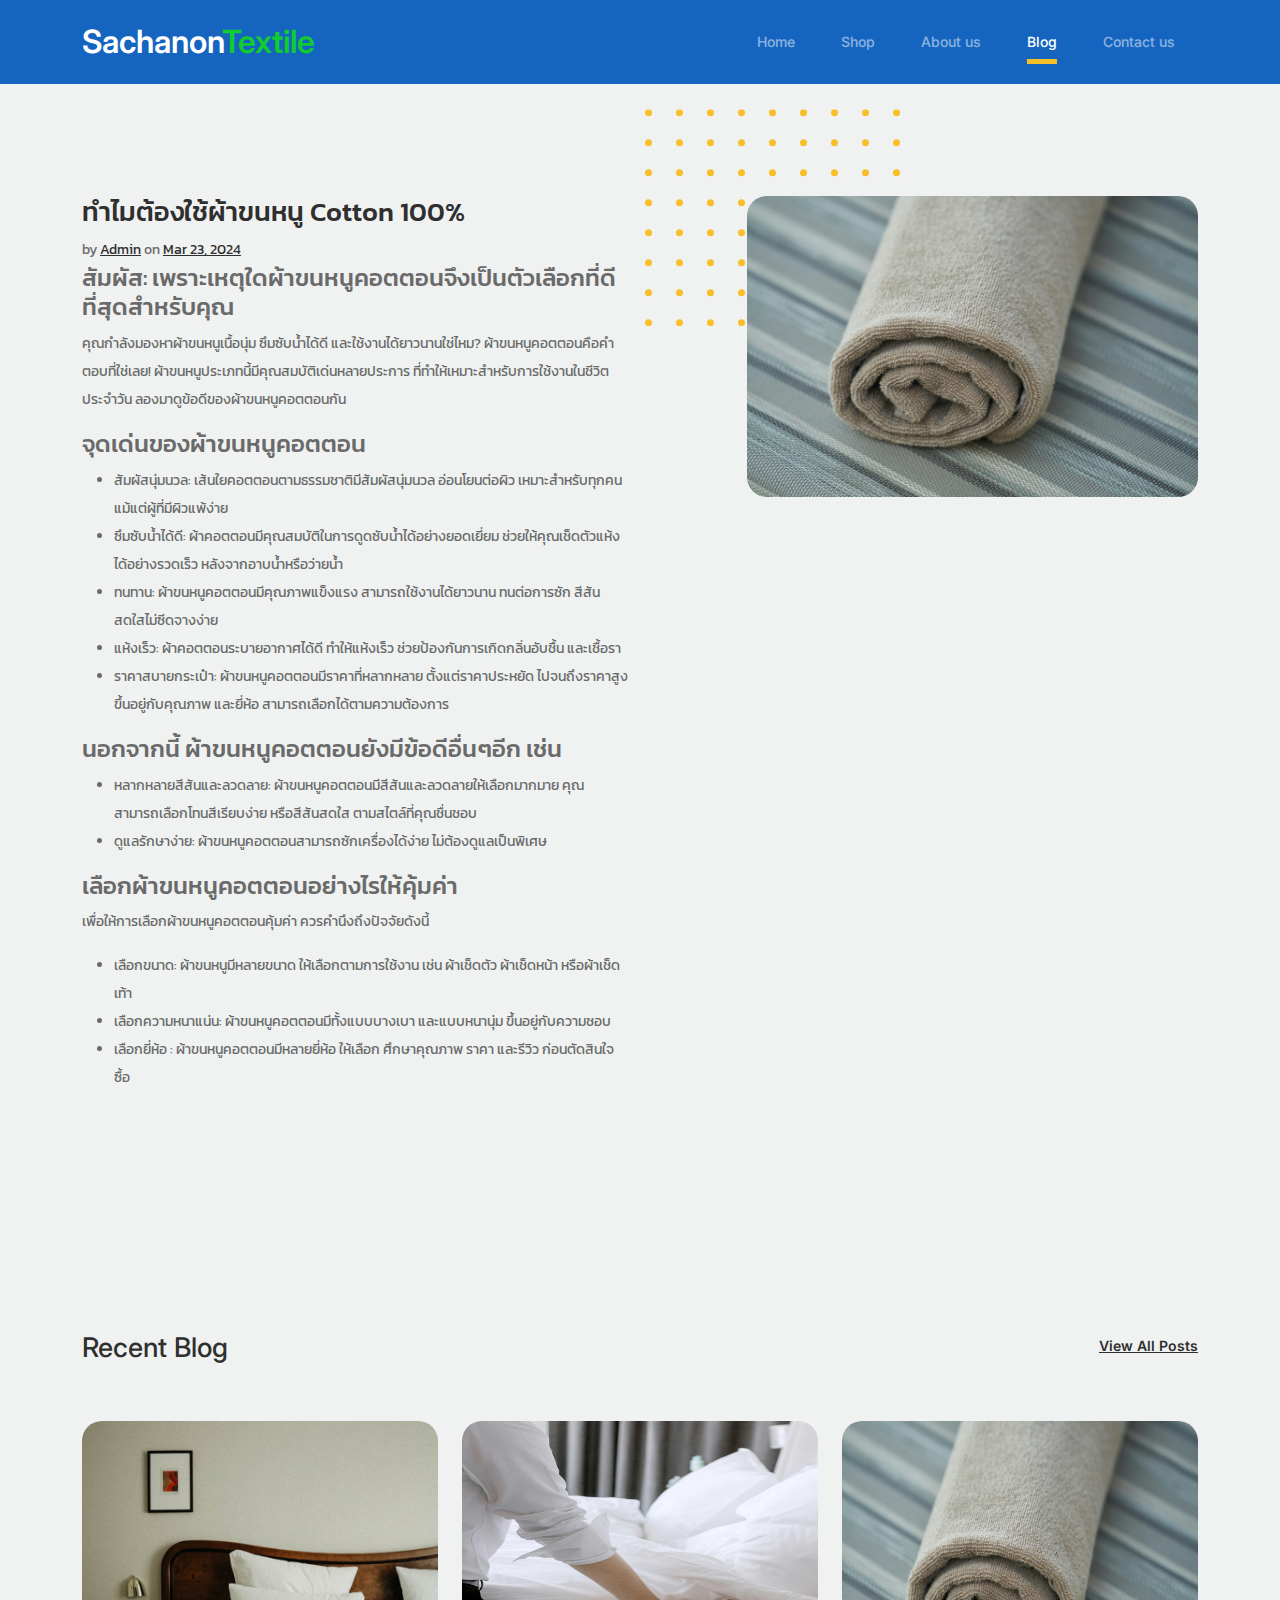
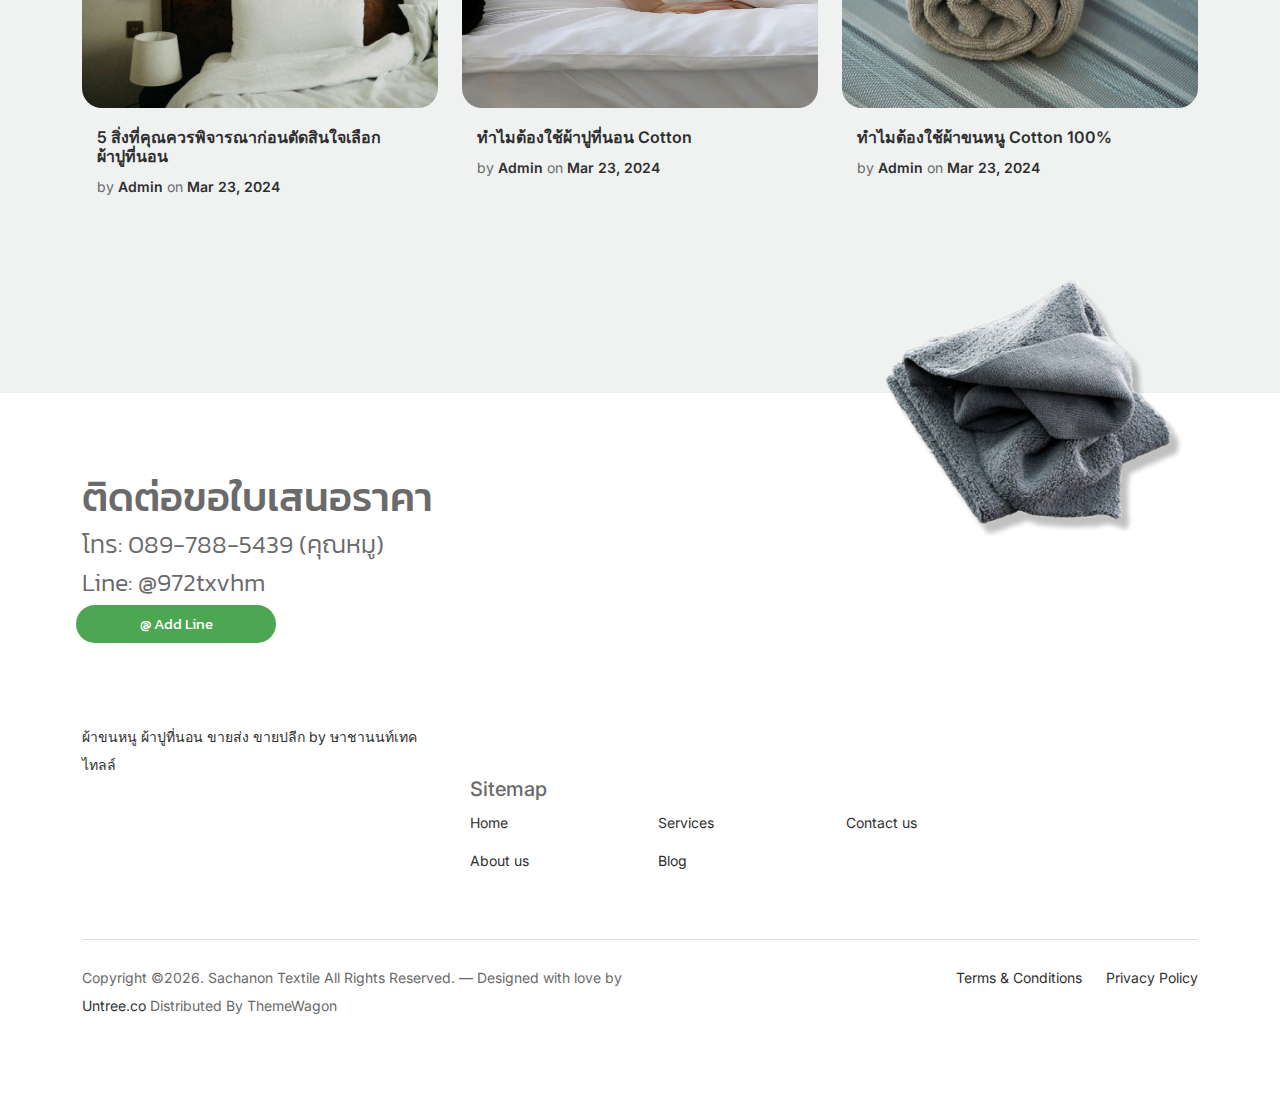
<file: blog_3.html>
<!-- /*
* Bootstrap 5
* Template Name: Furni
* Template Author: Untree.co
* Template URI: https://untree.co/
* License: https://creativecommons.org/licenses/by/3.0/
*/ -->
<!doctype html>
<html lang="en">
<head>
	<meta charset="utf-8">
	<meta name="viewport" content="width=device-width, initial-scale=1, shrink-to-fit=no">
	<meta name="description" content="ขายส่งขายปลีก ผ้าขนหนู ผ้าปูที่นอน Cotton100%">
	<meta name="keywords" content="ขายส่งผ้าขนหนูCotton100%,ขายส่งผ้าปู Cotton100%,ขายส่งผ้าขนหนู,ขายส่งผ้าปูที่นอน,ผ้าขนหนูCotton100%,ผ้าปูCotton100%">
	<link rel="shortcut icon" href="favicon.png">
  

  <meta name="description" content="" />
  <meta name="keywords" content="bootstrap, bootstrap4" />

		<!-- Bootstrap CSS -->
		<link href="css/bootstrap.min.css" rel="stylesheet">
		<link href="https://cdnjs.cloudflare.com/ajax/libs/font-awesome/6.0.0-beta3/css/all.min.css" rel="stylesheet">
		<link href="https://fonts.googleapis.com/css2?family=Kanit:ital,wght@0,100;0,200;0,300;0,400;0,500;0,600;0,700;0,800;0,900;1,100;1,200;1,300;1,400;1,500;1,600;1,700;1,800;1,900&family=Roboto:ital,wght@0,100;0,300;0,400;0,500;0,700;0,900;1,100;1,300;1,400;1,500;1,700;1,900&display=swap" rel="stylesheet">
		<link href="css/tiny-slider.css" rel="stylesheet">
		<link href="css/style.css" rel="stylesheet">
		<title>Sachanon Textile</title>
	</head>

	<body>

		<div id="fb-root"></div>
		<script async defer crossorigin="anonymous" src="https://connect.facebook.net/en_US/sdk.js#xfbml=1&version=v19.0" nonce="9c3yNr59"></script>
		<!-- Start Header/Navigation -->
		<nav class="custom-navbar navbar navbar navbar-expand-md navbar-dark bg-dark" arial-label="Furni navigation bar">

			<div class="container">
				<a class="navbar-brand" href="index.html">Sachanon<span style="color: #11cb30;">Textile</span></a>

				<button class="navbar-toggler" type="button" data-bs-toggle="collapse" data-bs-target="#navbarsFurni" aria-controls="navbarsFurni" aria-expanded="false" aria-label="Toggle navigation">
					<span class="navbar-toggler-icon"></span>
				</button>

				<div class="collapse navbar-collapse" id="navbarsFurni">
					<ul class="custom-navbar-nav navbar-nav ms-auto mb-2 mb-md-0">
						<li><a class="nav-link" href="index.html">Home</a></li>
						<li><a class="nav-link" href="shop.html">Shop</a></li>
						<li><a class="nav-link" href="about.html">About us</a></li>
						<li class="nav-item active">
							<a class="nav-link" href="blog_1.html">Blog</a>
						</li>
						<li><a class="nav-link" href="contact.html">Contact us</a></li>
					</ul>

					<!-- <ul class="custom-navbar-cta navbar-nav mb-2 mb-md-0 ms-5">
						<li><a class="nav-link" href="#"><img src="images/user.svg"></a></li>
						<li><a class="nav-link" href="cart.html"><img src="images/cart.svg"></a></li>
					</ul> -->
				</div>
			</div>
				
		</nav>
		<!-- End Header/Navigation -->

				<!-- Start Why Choose Us Section -->
				<div class="why-choose-section">
					<div class="container">
						<div class="row justify-content-between thai-font">
							<div class="col-lg-6">
								<h2 class="section-title">ทำไมต้องใช้ผ้าขนหนู Cotton 100%
								</h4>
								<div class="meta">
									<span>by <a href="#">Admin</a></span> <span>on <a href="#">Mar 23, 2024</a></span>
								</div>
								<h4>สัมผัส: เพราะเหตุใดผ้าขนหนูคอตตอนจึงเป็นตัวเลือกที่ดีที่สุดสำหรับคุณ</h4>
								<p>คุณกำลังมองหาผ้าขนหนูเนื้อนุ่ม  ซึมซับน้ำได้ดี  และใช้งานได้ยาวนานใช่ไหม?  ผ้าขนหนูคอตตอนคือคำตอบที่ใช่เลย!  ผ้าขนหนูประเภทนี้มีคุณสมบัติเด่นหลายประการ  ที่ทำให้เหมาะสำหรับการใช้งานในชีวิตประจำวัน  ลองมาดูข้อดีของผ้าขนหนูคอตตอนกัน</p>

								<h4>จุดเด่นของผ้าขนหนูคอตตอน</h4>

								<ul>
								<li>สัมผัสนุ่มนวล: เส้นใยคอตตอนตามธรรมชาติมีสัมผัสนุ่มนวล  อ่อนโยนต่อผิว  เหมาะสำหรับทุกคน  แม้แต่ผู้ที่มีผิวแพ้ง่าย</li>
								<li>ซึมซับน้ำได้ดี: ผ้าคอตตอนมีคุณสมบัติในการดูดซับน้ำได้อย่างยอดเยี่ยม  ช่วยให้คุณเช็ดตัวแห้งได้อย่างรวดเร็ว  หลังจากอาบน้ำหรือว่ายน้ำ</li>
								<li>ทนทาน: ผ้าขนหนูคอตตอนมีคุณภาพแข็งแรง  สามารถใช้งานได้ยาวนาน  ทนต่อการซัก  สีสันสดใสไม่ซีดจางง่าย</li>
								<li>แห้งเร็ว: ผ้าคอตตอนระบายอากาศได้ดี  ทำให้แห้งเร็ว  ช่วยป้องกันการเกิดกลิ่นอับชื้น  และเชื้อรา</li>
								<li>ราคาสบายกระเป๋า: ผ้าขนหนูคอตตอนมีราคาที่หลากหลาย  ตั้งแต่ราคาประหยัด  ไปจนถึงราคาสูง  ขึ้นอยู่กับคุณภาพ  และยี่ห้อ  สามารถเลือกได้ตามความต้องการ</li>
								</ul>

								<h4>นอกจากนี้ ผ้าขนหนูคอตตอนยังมีข้อดีอื่นๆอีก เช่น</h4>

								<ul>
								<li>หลากหลายสีสันและลวดลาย: ผ้าขนหนูคอตตอนมีสีสันและลวดลายให้เลือกมากมาย  คุณสามารถเลือกโทนสีเรียบง่าย  หรือสีสันสดใส  ตามสไตล์ที่คุณชื่นชอบ</li>
								<li>ดูแลรักษาง่าย: ผ้าขนหนูคอตตอนสามารถซักเครื่องได้ง่าย  ไม่ต้องดูแลเป็นพิเศษ</li>
								</ul>

								<h4>เลือกผ้าขนหนูคอตตอนอย่างไรให้คุ้มค่า</h4>

								<p>เพื่อให้การเลือกผ้าขนหนูคอตตอนคุ้มค่า  ควรคำนึงถึงปัจจัยดังนี้</p>

								<ul>
								<li>เลือกขนาด: ผ้าขนหนูมีหลายขนาด  ให้เลือกตามการใช้งาน  เช่น  ผ้าเช็ดตัว  ผ้าเช็ดหน้า  หรือผ้าเช็ดเท้า</li>
								<li>เลือกความหนาแน่น: ผ้าขนหนูคอตตอนมีทั้งแบบบางเบา  และแบบหนานุ่ม  ขึ้นอยู่กับความชอบ</li>
								<li>เลือกยี่ห้อ : ผ้าขนหนูคอตตอนมีหลายยี่ห้อ  ให้เลือก  ศึกษาคุณภาพ  ราคา  และรีวิว  ก่อนตัดสินใจซื้อ</li>
								</ul>

		
								<!-- <div class="row my-5">
									<div class="col-6 col-md-6">
										<div class="feature">
											<div class="icon">
												<img src="images/truck.svg" alt="Image" class="imf-fluid">
											</div>
											<h3>Fast &amp; Free Shipping</h3>
											<p>Donec vitae odio quis nisl dapibus malesuada. Nullam ac aliquet velit. Aliquam vulputate.</p>
										</div>
									</div>
		
									<div class="col-6 col-md-6">
										<div class="feature">
											<div class="icon">
												<img src="images/bag.svg" alt="Image" class="imf-fluid">
											</div>
											<h3>Easy to Shop</h3>
											<p>Donec vitae odio quis nisl dapibus malesuada. Nullam ac aliquet velit. Aliquam vulputate.</p>
										</div>
									</div>
		
									<div class="col-6 col-md-6">
										<div class="feature">
											<div class="icon">
												<img src="images/support.svg" alt="Image" class="imf-fluid">
											</div>
											<h3>24/7 Support</h3>
											<p>Donec vitae odio quis nisl dapibus malesuada. Nullam ac aliquet velit. Aliquam vulputate.</p>
										</div>
									</div>
		
									<div class="col-6 col-md-6">
										<div class="feature">
											<div class="icon">
												<img src="images/return.svg" alt="Image" class="imf-fluid">
											</div>
											<h3>Hassle Free Returns</h3>
											<p>Donec vitae odio quis nisl dapibus malesuada. Nullam ac aliquet velit. Aliquam vulputate.</p>
										</div>
									</div>
		
								</div> -->
							</div>
		
							<div class="col-lg-5">
								<div class="img-wrap">
									<img src="images/blog_3pic.jpeg" alt="Image" class="img-fluid">
								</div>
							</div>
		
						</div>
					</div>
				</div>
				<!-- End Why Choose Us Section -->

		<!-- Start Blog Section -->
		<div class="blog-section">
			<div class="container">
				<div class="row mb-5">
					<div class="col-md-6">
						<h2 class="section-title">Recent Blog</h2>
					</div>
					<div class="col-md-6 text-start text-md-end">
						<a href="#" class="more">View All Posts</a>
					</div>
				</div>

				<div class="row">

					<div class="col-12 col-sm-6 col-md-4 mb-4 mb-md-0">
						<div class="post-entry">
							<a href="blog_1.html" class="post-thumbnail"><img src="images/whyus-pic.png" alt="Image" class="img-fluid" style="
								width: 416px;
								height: 287px;
							"></a>
							<div class="post-content-entry">
								<h3><a href="blog_1.html">5 สิ่งที่คุณควรพิจารณาก่อนตัดสินใจเลือกผ้าปูที่นอน</a></h3>
								<div class="meta">
									<span>by <a href="#">Admin</a></span> <span>on <a href="#">Mar 23, 2024</a></span>
								</div>
							</div>
						</div>
					</div>

					<div class="col-12 col-sm-6 col-md-4 mb-4 mb-md-0">
						<div class="post-entry">
							<a href="blog_2.html" class="post-thumbnail"><img src="images/blog_2pic.jpeg" alt="Image" class="img-fluid" style="
								width: 416px;
								height: 287px;
							"></a>
							<div class="post-content-entry">
								<h3><a href="blog_2.html">ทำไมต้องใช้ผ้าปูที่นอน Cotton</a></h3>
								<div class="meta">
									<span>by <a href="blog_2.html">Admin</a></span> <span>on <a href="#">Mar 23, 2024</a></span>
								</div>
							</div>
						</div>
					</div>

					<div class="col-12 col-sm-6 col-md-4 mb-4 mb-md-0">
						<div class="post-entry">
							<a href="blog_3.html" class="post-thumbnail"><img src="images/blog_3pic.jpeg" alt="Image" class="img-fluid" style="
								width: 416px;
								height: 287px;
							"></a>
							<div class="post-content-entry">
								<h3><a href="blog_3.html">ทำไมต้องใช้ผ้าขนหนู Cotton 100%</a></h3>
								<div class="meta">
									<span>by <a href="blog_3.html">Admin</a></span> <span>on <a href="#">Mar 23, 2024</a></span>
								</div>
							</div>
						</div>
					</div>

				</div>
			</div>
		</div>
		<!-- End Blog Section -->

		

		<!-- Start Footer Section -->
		<footer class="footer-section">
			<div class="container relative">

				<div class="sofa-img">
					<img src="images/footer-pic.png" alt="Image" class="img-fluid">
				</div>

				<div class="row">
					<div class="col-lg-8 thai-font">
						<div class="subscription-form">
							<h1 class="d-flex align-items-center"><span>ติดต่อขอใบเสนอราคา</span></h1>
							<h4 style="font-size: 25px;font-weight: 300;">โทร: 089-788-5439 (คุณหมู)</h4>
							<h4 style="font-size: 25px;font-weight: 300;">Line: @972txvhm</h4>
							<button onclick="window.open('https://lin.ee/SYUw2Ov', '_blank')" style="margin-left:75px" class="button-contact">@ Add Line</button>
						</div>
					</div>
				</div>

				<div class="row g-5 mb-5">
					<div class="col-lg-4">
						<div class="fb-page" data-href="https://www.facebook.com/SachanonTextile2" data-tabs="timeline" data-width="" data-height="300" data-small-header="false" data-adapt-container-width="true" data-hide-cover="false" data-show-facepile="true"><blockquote cite="https://www.facebook.com/SachanonTextile2" class="fb-xfbml-parse-ignore"><a href="https://www.facebook.com/SachanonTextile2">ผ้าขนหนู ผ้าปูที่นอน ขายส่ง ขายปลีก by ษาชานนท์เทคไทลล์</a></blockquote></div>
						<!-- <div class="mb-4 footer-logo-wrap"><a href="#" class="footer-logo">Furni<span>.</span></a></div>
						<p class="mb-4">Donec facilisis quam ut purus rutrum lobortis. Donec vitae odio quis nisl dapibus malesuada. Nullam ac aliquet velit. Aliquam vulputate velit imperdiet dolor tempor tristique. Pellentesque habitant</p>
						 -->
						<!-- <ul class="list-unstyled custom-social">
							<li><a href="#"><span class="fa fa-brands fa-facebook-f"></span></a></li>
							<li><a href="#"><span class="fa fa-brands fa-twitter"></span></a></li>
							<li><a href="#"><span class="fa fa-brands fa-instagram"></span></a></li>
							<li><a href="#"><span class="fa fa-brands fa-linkedin"></span></a></li>
						</ul> -->
					</div>

					<div class="col-lg-8">
						<div class="row links-wrap">
							<h4 style="font-size: 20px;">Sitemap</h4>
							<div class="col-6 col-sm-6 col-md-3">
								<ul class="list-unstyled">
									<li><a href="index.html">Home</a></li>
									<li><a href="about.html">About us</a></li>
								</ul>
							</div>

							<div class="col-6 col-sm-6 col-md-3">
								<ul class="list-unstyled">
									<li><a href="#">Services</a></li>
									<li><a href="blog_1.html">Blog</a></li>
								</ul>
							</div>

							<div class="col-6 col-sm-6 col-md-3">
								<ul class="list-unstyled">
									<li><a href="contact.html">Contact us</a></li>
									<!-- <li><a href="#">Our team</a></li>
									<li><a href="#">Leadership</a></li>
									<li><a href="#">Privacy Policy</a></li> -->
								</ul>
							</div>

							<!-- <div class="col-6 col-sm-6 col-md-3">
								<ul class="list-unstyled">
									<li><a href="#">Nordic Chair</a></li>
									<li><a href="#">Kruzo Aero</a></li>
									<li><a href="#">Ergonomic Chair</a></li>
								</ul>
							</div> -->
						</div>
					</div>

				</div>

				<div class="border-top copyright">
					<div class="row pt-4">
						<div class="col-lg-6">
							<p class="mb-2 text-center text-lg-start">Copyright &copy;<script>document.write(new Date().getFullYear());</script>. Sachanon Textile All Rights Reserved. &mdash; Designed with love by <a href="https://untree.co">Untree.co</a> Distributed By <a hreff="https://themewagon.com">ThemeWagon</a>  <!-- License information: https://untree.co/license/ -->
            </p>
						</div>

						<div class="col-lg-6 text-center text-lg-end">
							<ul class="list-unstyled d-inline-flex ms-auto">
								<li class="me-4"><a href="#">Terms &amp; Conditions</a></li>
								<li><a href="#">Privacy Policy</a></li>
							</ul>
						</div>

					</div>
				</div>

			</div>
		</footer>
		<!-- End Footer Section -->	


		<script src="js/bootstrap.bundle.min.js"></script>
		<script src="js/tiny-slider.js"></script>
		<script src="js/custom.js"></script>
	</body>

</html>
</file>
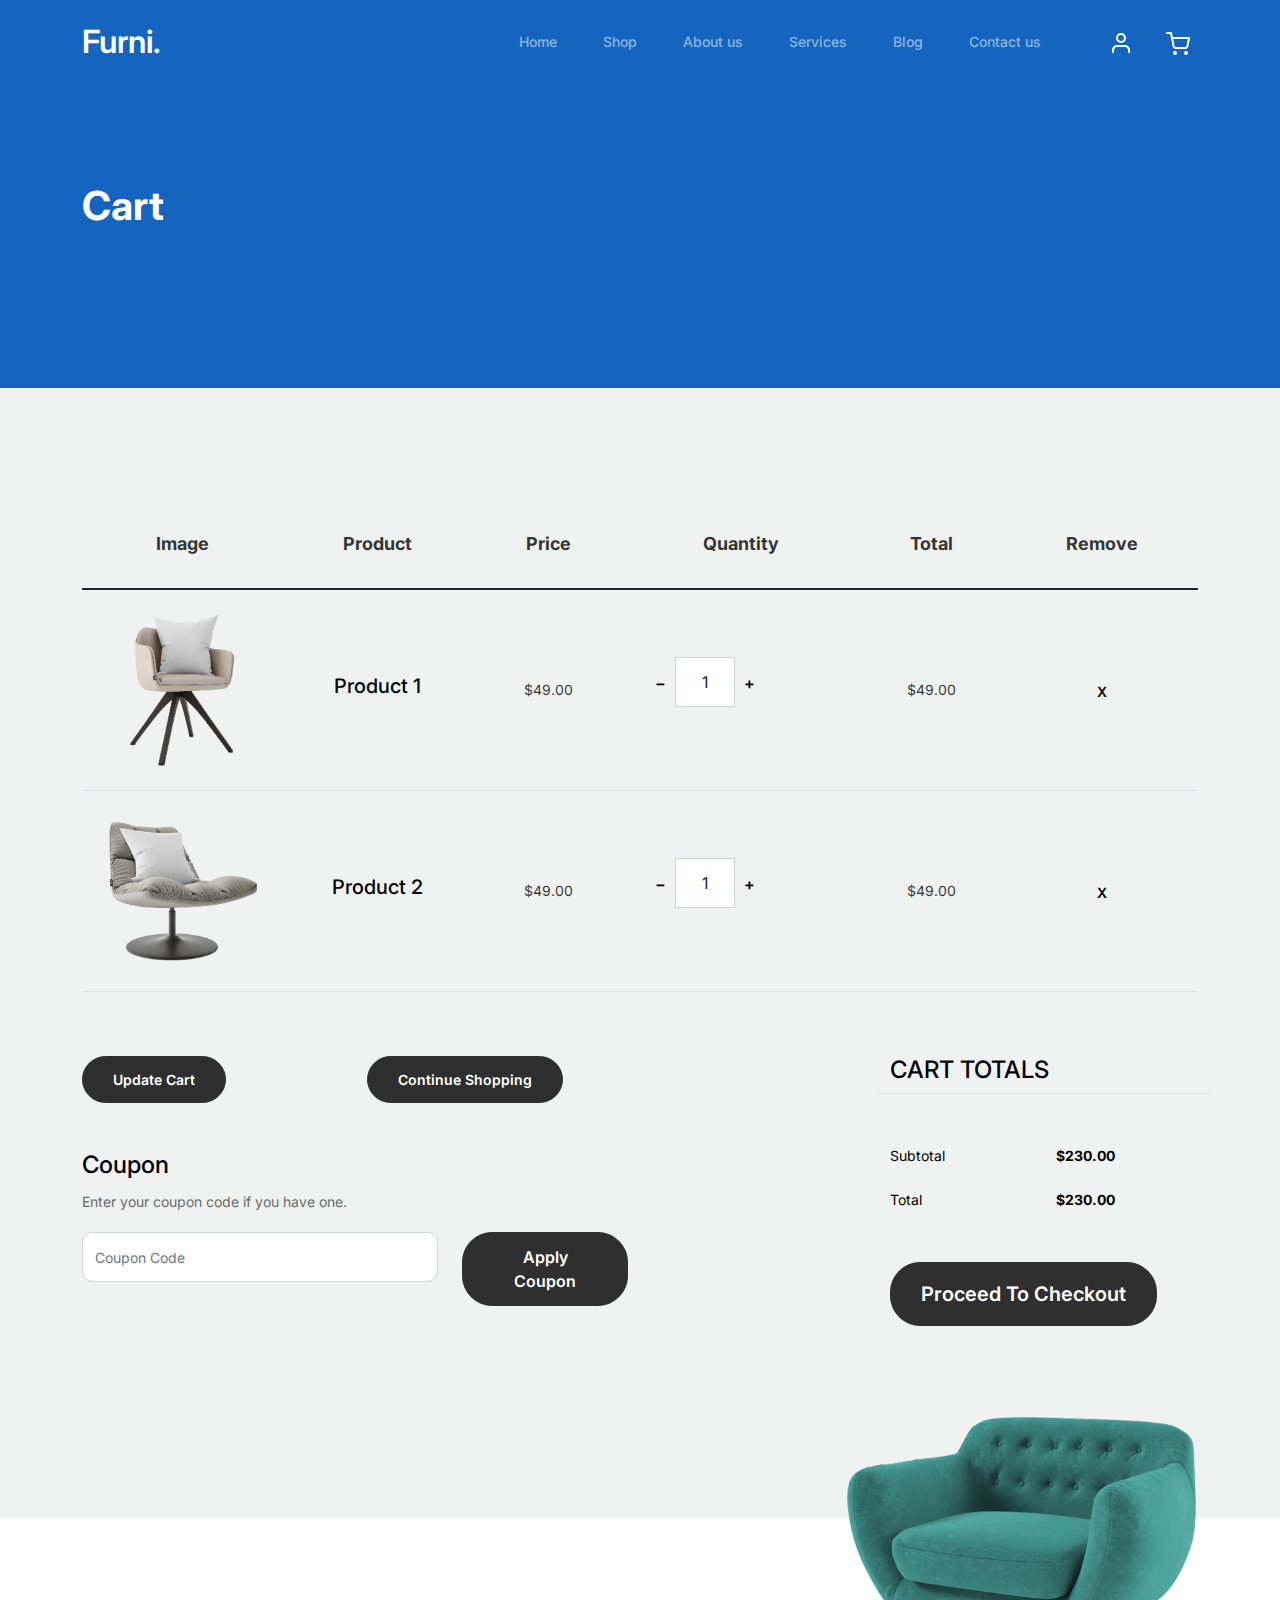
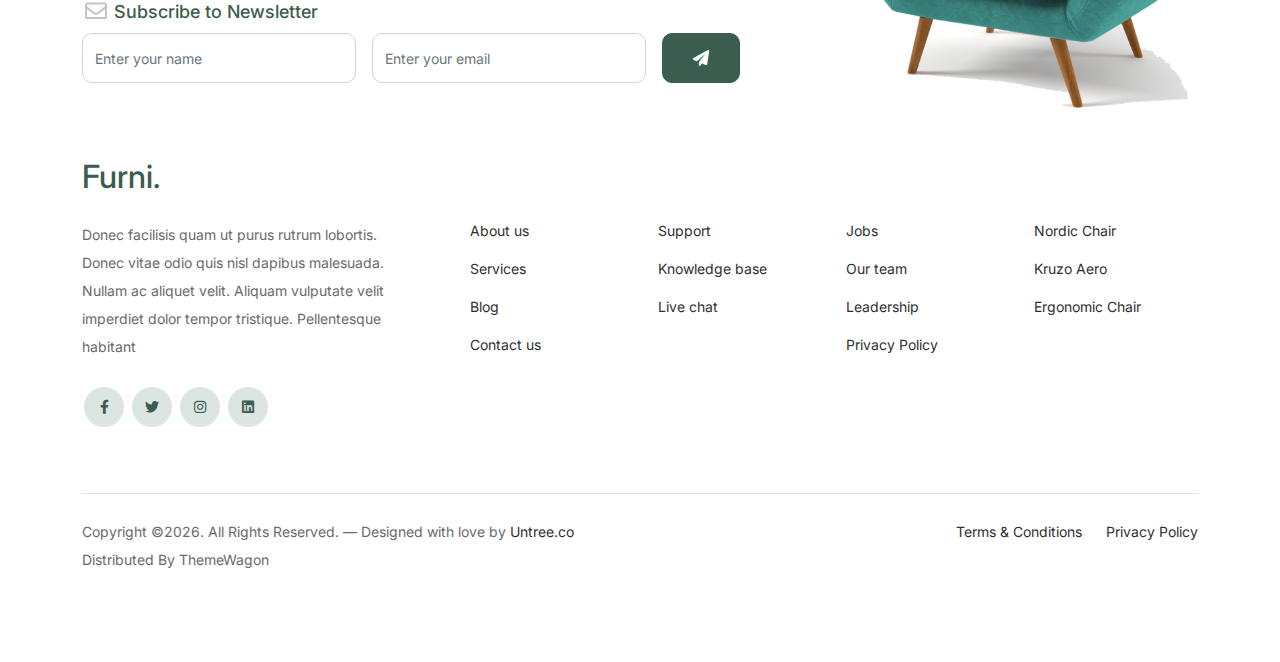
<file: cart.html>
<!-- /*
* Bootstrap 5
* Template Name: Furni
* Template Author: Untree.co
* Template URI: https://untree.co/
* License: https://creativecommons.org/licenses/by/3.0/
*/ -->
<!doctype html>
<html lang="en">
<head>
  <meta charset="utf-8">
  <meta name="viewport" content="width=device-width, initial-scale=1, shrink-to-fit=no">
  <meta name="author" content="Untree.co">
  <link rel="shortcut icon" href="favicon.png">

  <meta name="description" content="" />
  <meta name="keywords" content="bootstrap, bootstrap4" />

		<!-- Bootstrap CSS -->
		<link href="css/bootstrap.min.css" rel="stylesheet">
		<link href="https://cdnjs.cloudflare.com/ajax/libs/font-awesome/6.0.0-beta3/css/all.min.css" rel="stylesheet">
		<link href="css/tiny-slider.css" rel="stylesheet">
		<link href="css/style.css" rel="stylesheet">
		<title>Furni Free Bootstrap 5 Template for Furniture and Interior Design Websites by Untree.co </title>
	</head>

	<body>

		<!-- Start Header/Navigation -->
		<nav class="custom-navbar navbar navbar navbar-expand-md navbar-dark bg-dark" arial-label="Furni navigation bar">

			<div class="container">
				<a class="navbar-brand" href="index.html">Furni<span>.</span></a>

				<button class="navbar-toggler" type="button" data-bs-toggle="collapse" data-bs-target="#navbarsFurni" aria-controls="navbarsFurni" aria-expanded="false" aria-label="Toggle navigation">
					<span class="navbar-toggler-icon"></span>
				</button>

				<div class="collapse navbar-collapse" id="navbarsFurni">
					<ul class="custom-navbar-nav navbar-nav ms-auto mb-2 mb-md-0">
						<li class="nav-item ">
							<a class="nav-link" href="index.html">Home</a>
						</li>
						<li><a class="nav-link" href="shop.html">Shop</a></li>
						<li><a class="nav-link" href="about.html">About us</a></li>
						<li><a class="nav-link" href="services.html">Services</a></li>
						<li><a class="nav-link" href="blog_1.html">Blog</a></li>
						<li><a class="nav-link" href="contact.html">Contact us</a></li>
					</ul>

					<ul class="custom-navbar-cta navbar-nav mb-2 mb-md-0 ms-5">
						<li><a class="nav-link" href="#"><img src="images/user.svg"></a></li>
						<li><a class="nav-link" href="cart.html"><img src="images/cart.svg"></a></li>
					</ul>
				</div>
			</div>
				
		</nav>
		<!-- End Header/Navigation -->

		<!-- Start Hero Section -->
			<div class="hero">
				<div class="container">
					<div class="row justify-content-between">
						<div class="col-lg-5">
							<div class="intro-excerpt">
								<h1>Cart</h1>
							</div>
						</div>
						<div class="col-lg-7">
							
						</div>
					</div>
				</div>
			</div>
		<!-- End Hero Section -->

		

		<div class="untree_co-section before-footer-section">
            <div class="container">
              <div class="row mb-5">
                <form class="col-md-12" method="post">
                  <div class="site-blocks-table">
                    <table class="table">
                      <thead>
                        <tr>
                          <th class="product-thumbnail">Image</th>
                          <th class="product-name">Product</th>
                          <th class="product-price">Price</th>
                          <th class="product-quantity">Quantity</th>
                          <th class="product-total">Total</th>
                          <th class="product-remove">Remove</th>
                        </tr>
                      </thead>
                      <tbody>
                        <tr>
                          <td class="product-thumbnail">
                            <img src="images/product-1.png" alt="Image" class="img-fluid">
                          </td>
                          <td class="product-name">
                            <h2 class="h5 text-black">Product 1</h2>
                          </td>
                          <td>$49.00</td>
                          <td>
                            <div class="input-group mb-3 d-flex align-items-center quantity-container" style="max-width: 120px;">
                              <div class="input-group-prepend">
                                <button class="btn btn-outline-black decrease" type="button">&minus;</button>
                              </div>
                              <input type="text" class="form-control text-center quantity-amount" value="1" placeholder="" aria-label="Example text with button addon" aria-describedby="button-addon1">
                              <div class="input-group-append">
                                <button class="btn btn-outline-black increase" type="button">&plus;</button>
                              </div>
                            </div>
        
                          </td>
                          <td>$49.00</td>
                          <td><a href="#" class="btn btn-black btn-sm">X</a></td>
                        </tr>
        
                        <tr>
                          <td class="product-thumbnail">
                            <img src="images/product-2.png" alt="Image" class="img-fluid">
                          </td>
                          <td class="product-name">
                            <h2 class="h5 text-black">Product 2</h2>
                          </td>
                          <td>$49.00</td>
                          <td>
                            <div class="input-group mb-3 d-flex align-items-center quantity-container" style="max-width: 120px;">
                              <div class="input-group-prepend">
                                <button class="btn btn-outline-black decrease" type="button">&minus;</button>
                              </div>
                              <input type="text" class="form-control text-center quantity-amount" value="1" placeholder="" aria-label="Example text with button addon" aria-describedby="button-addon1">
                              <div class="input-group-append">
                                <button class="btn btn-outline-black increase" type="button">&plus;</button>
                              </div>
                            </div>
        
                          </td>
                          <td>$49.00</td>
                          <td><a href="#" class="btn btn-black btn-sm">X</a></td>
                        </tr>
                      </tbody>
                    </table>
                  </div>
                </form>
              </div>
        
              <div class="row">
                <div class="col-md-6">
                  <div class="row mb-5">
                    <div class="col-md-6 mb-3 mb-md-0">
                      <button class="btn btn-black btn-sm btn-block">Update Cart</button>
                    </div>
                    <div class="col-md-6">
                      <button class="btn btn-outline-black btn-sm btn-block">Continue Shopping</button>
                    </div>
                  </div>
                  <div class="row">
                    <div class="col-md-12">
                      <label class="text-black h4" for="coupon">Coupon</label>
                      <p>Enter your coupon code if you have one.</p>
                    </div>
                    <div class="col-md-8 mb-3 mb-md-0">
                      <input type="text" class="form-control py-3" id="coupon" placeholder="Coupon Code">
                    </div>
                    <div class="col-md-4">
                      <button class="btn btn-black">Apply Coupon</button>
                    </div>
                  </div>
                </div>
                <div class="col-md-6 pl-5">
                  <div class="row justify-content-end">
                    <div class="col-md-7">
                      <div class="row">
                        <div class="col-md-12 text-right border-bottom mb-5">
                          <h3 class="text-black h4 text-uppercase">Cart Totals</h3>
                        </div>
                      </div>
                      <div class="row mb-3">
                        <div class="col-md-6">
                          <span class="text-black">Subtotal</span>
                        </div>
                        <div class="col-md-6 text-right">
                          <strong class="text-black">$230.00</strong>
                        </div>
                      </div>
                      <div class="row mb-5">
                        <div class="col-md-6">
                          <span class="text-black">Total</span>
                        </div>
                        <div class="col-md-6 text-right">
                          <strong class="text-black">$230.00</strong>
                        </div>
                      </div>
        
                      <div class="row">
                        <div class="col-md-12">
                          <button class="btn btn-black btn-lg py-3 btn-block" onclick="window.location='checkout.html'">Proceed To Checkout</button>
                        </div>
                      </div>
                    </div>
                  </div>
                </div>
              </div>
            </div>
          </div>
		

		<!-- Start Footer Section -->
		<footer class="footer-section">
			<div class="container relative">

				<div class="sofa-img">
					<img src="images/sofa.png" alt="Image" class="img-fluid">
				</div>

				<div class="row">
					<div class="col-lg-8">
						<div class="subscription-form">
							<h3 class="d-flex align-items-center"><span class="me-1"><img src="images/envelope-outline.svg" alt="Image" class="img-fluid"></span><span>Subscribe to Newsletter</span></h3>

							<form action="#" class="row g-3">
								<div class="col-auto">
									<input type="text" class="form-control" placeholder="Enter your name">
								</div>
								<div class="col-auto">
									<input type="email" class="form-control" placeholder="Enter your email">
								</div>
								<div class="col-auto">
									<button class="btn btn-primary">
										<span class="fa fa-paper-plane"></span>
									</button>
								</div>
							</form>

						</div>
					</div>
				</div>

				<div class="row g-5 mb-5">
					<div class="col-lg-4">
						<div class="mb-4 footer-logo-wrap"><a href="#" class="footer-logo">Furni<span>.</span></a></div>
						<p class="mb-4">Donec facilisis quam ut purus rutrum lobortis. Donec vitae odio quis nisl dapibus malesuada. Nullam ac aliquet velit. Aliquam vulputate velit imperdiet dolor tempor tristique. Pellentesque habitant</p>

						<ul class="list-unstyled custom-social">
							<li><a href="#"><span class="fa fa-brands fa-facebook-f"></span></a></li>
							<li><a href="#"><span class="fa fa-brands fa-twitter"></span></a></li>
							<li><a href="#"><span class="fa fa-brands fa-instagram"></span></a></li>
							<li><a href="#"><span class="fa fa-brands fa-linkedin"></span></a></li>
						</ul>
					</div>

					<div class="col-lg-8">
						<div class="row links-wrap">
							<div class="col-6 col-sm-6 col-md-3">
								<ul class="list-unstyled">
									<li><a href="#">About us</a></li>
									<li><a href="#">Services</a></li>
									<li><a href="#">Blog</a></li>
									<li><a href="#">Contact us</a></li>
								</ul>
							</div>

							<div class="col-6 col-sm-6 col-md-3">
								<ul class="list-unstyled">
									<li><a href="#">Support</a></li>
									<li><a href="#">Knowledge base</a></li>
									<li><a href="#">Live chat</a></li>
								</ul>
							</div>

							<div class="col-6 col-sm-6 col-md-3">
								<ul class="list-unstyled">
									<li><a href="#">Jobs</a></li>
									<li><a href="#">Our team</a></li>
									<li><a href="#">Leadership</a></li>
									<li><a href="#">Privacy Policy</a></li>
								</ul>
							</div>

							<div class="col-6 col-sm-6 col-md-3">
								<ul class="list-unstyled">
									<li><a href="#">Nordic Chair</a></li>
									<li><a href="#">Kruzo Aero</a></li>
									<li><a href="#">Ergonomic Chair</a></li>
								</ul>
							</div>
						</div>
					</div>

				</div>

				<div class="border-top copyright">
					<div class="row pt-4">
						<div class="col-lg-6">
							<p class="mb-2 text-center text-lg-start">Copyright &copy;<script>document.write(new Date().getFullYear());</script>. All Rights Reserved. &mdash; Designed with love by <a href="https://untree.co">Untree.co</a> Distributed By <a hreff="https://themewagon.com">ThemeWagon</a>  <!-- License information: https://untree.co/license/ -->
            </p>
						</div>

						<div class="col-lg-6 text-center text-lg-end">
							<ul class="list-unstyled d-inline-flex ms-auto">
								<li class="me-4"><a href="#">Terms &amp; Conditions</a></li>
								<li><a href="#">Privacy Policy</a></li>
							</ul>
						</div>

					</div>
				</div>

			</div>
		</footer>
		<!-- End Footer Section -->	


		<script src="js/bootstrap.bundle.min.js"></script>
		<script src="js/tiny-slider.js"></script>
		<script src="js/custom.js"></script>
	</body>

</html>
</file>
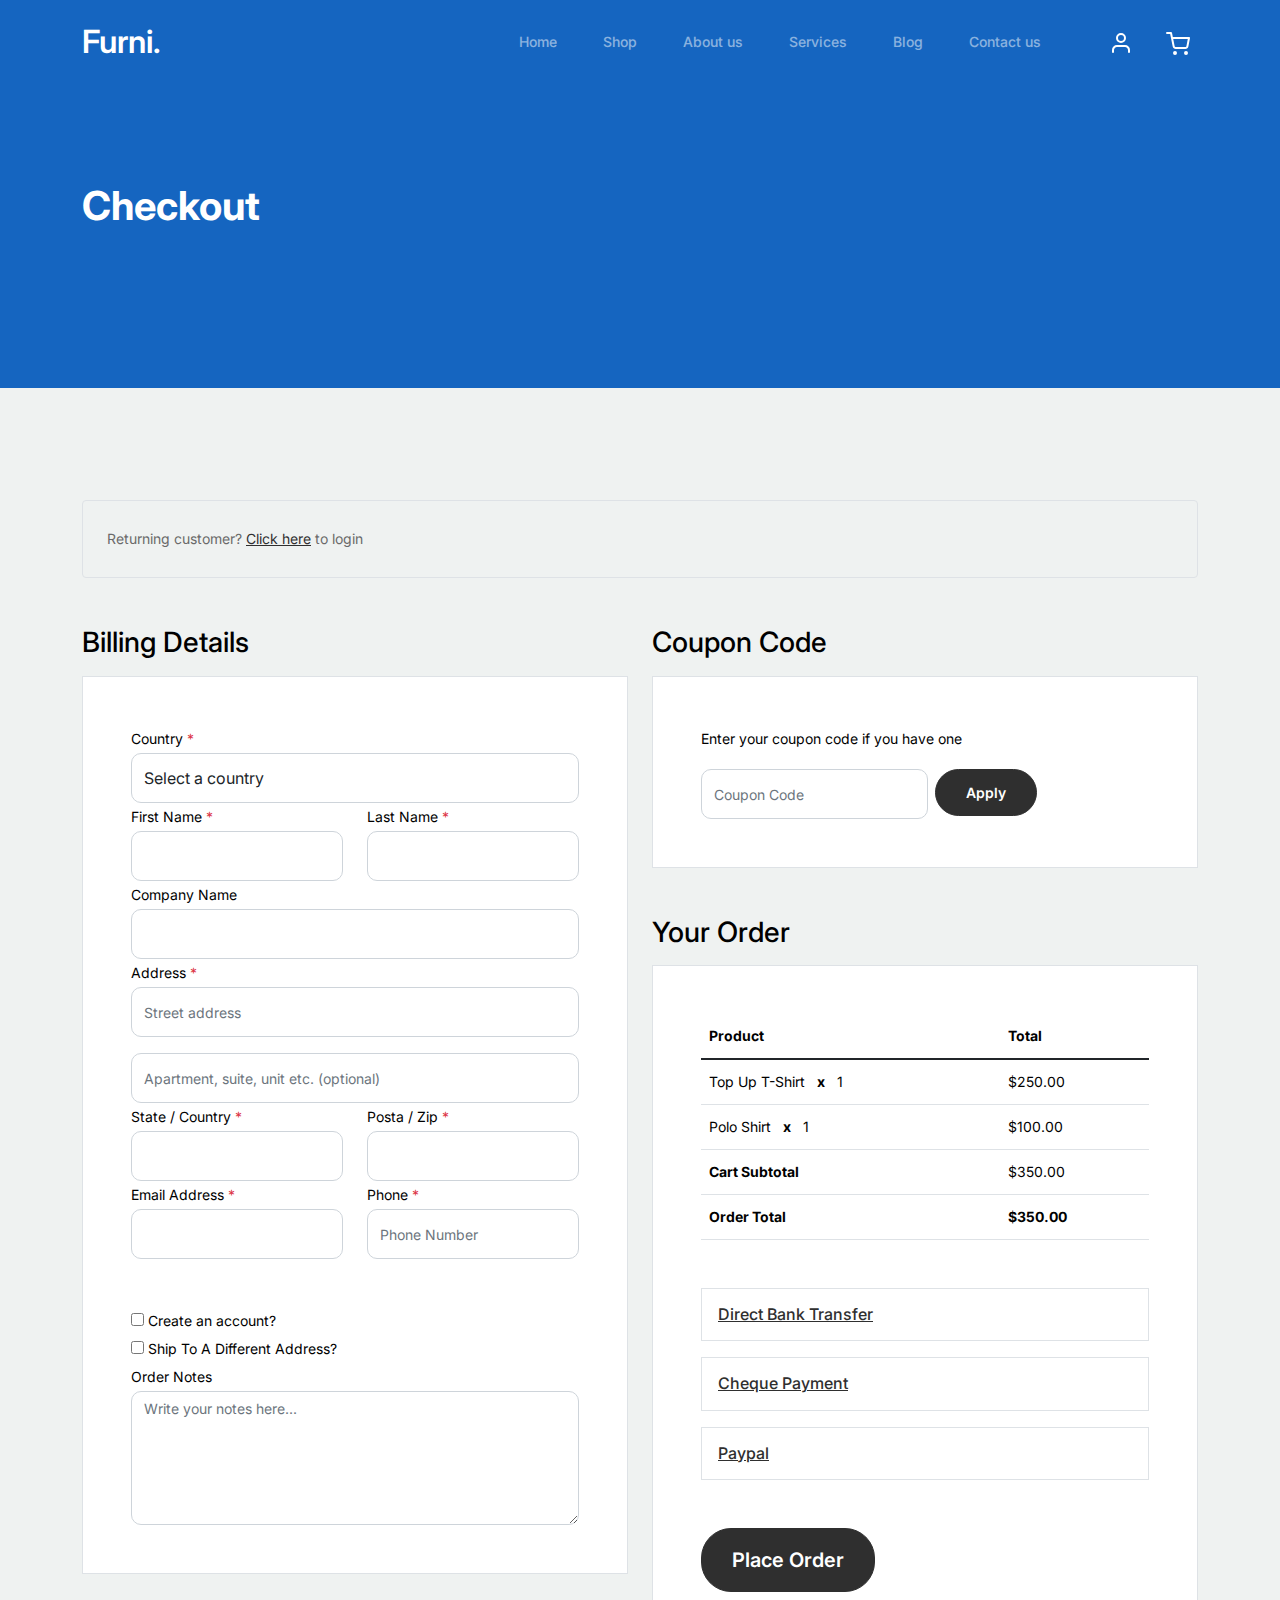
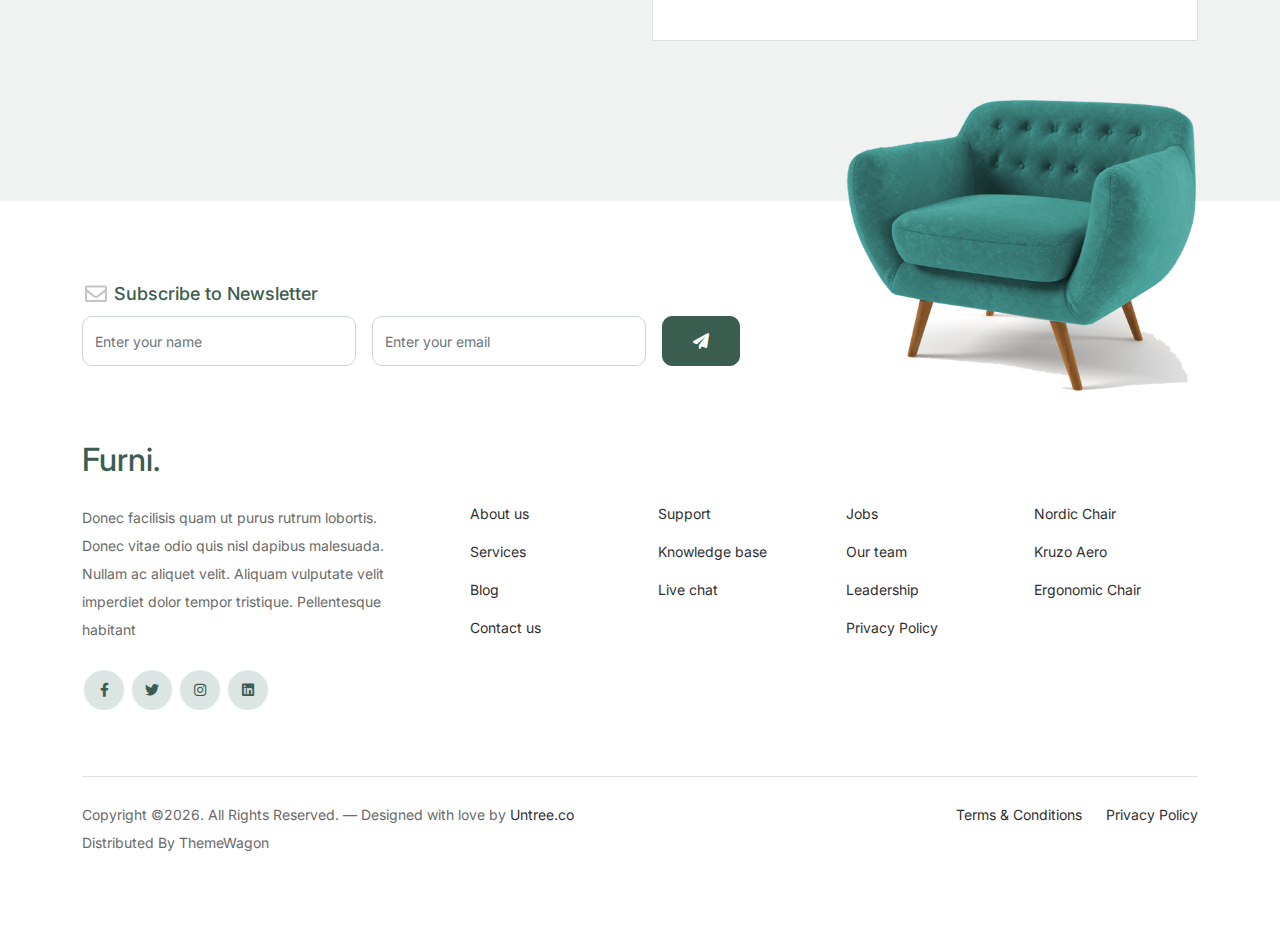
<file: checkout.html>
<!-- /*
* Bootstrap 5
* Template Name: Furni
* Template Author: Untree.co
* Template URI: https://untree.co/
* License: https://creativecommons.org/licenses/by/3.0/
*/ -->
<!doctype html>
<html lang="en">
<head>
  <meta charset="utf-8">
  <meta name="viewport" content="width=device-width, initial-scale=1, shrink-to-fit=no">
  <meta name="author" content="Untree.co">
  <link rel="shortcut icon" href="favicon.png">

  <meta name="description" content="" />
  <meta name="keywords" content="bootstrap, bootstrap4" />

		<!-- Bootstrap CSS -->
		<link href="css/bootstrap.min.css" rel="stylesheet">
		<link href="https://cdnjs.cloudflare.com/ajax/libs/font-awesome/6.0.0-beta3/css/all.min.css" rel="stylesheet">
		<link href="css/tiny-slider.css" rel="stylesheet">
		<link href="css/style.css" rel="stylesheet">
		<title>Furni Free Bootstrap 5 Template for Furniture and Interior Design Websites by Untree.co </title>
	</head>

	<body>

		<!-- Start Header/Navigation -->
		<nav class="custom-navbar navbar navbar navbar-expand-md navbar-dark bg-dark" arial-label="Furni navigation bar">

			<div class="container">
				<a class="navbar-brand" href="index.html">Furni<span>.</span></a>

				<button class="navbar-toggler" type="button" data-bs-toggle="collapse" data-bs-target="#navbarsFurni" aria-controls="navbarsFurni" aria-expanded="false" aria-label="Toggle navigation">
					<span class="navbar-toggler-icon"></span>
				</button>

				<div class="collapse navbar-collapse" id="navbarsFurni">
					<ul class="custom-navbar-nav navbar-nav ms-auto mb-2 mb-md-0">
						<li class="nav-item ">
							<a class="nav-link" href="index.html">Home</a>
						</li>
						<li><a class="nav-link" href="shop.html">Shop</a></li>
						<li><a class="nav-link" href="about.html">About us</a></li>
						<li><a class="nav-link" href="services.html">Services</a></li>
						<li><a class="nav-link" href="blog_1.html">Blog</a></li>
						<li><a class="nav-link" href="contact.html">Contact us</a></li>
					</ul>

					<ul class="custom-navbar-cta navbar-nav mb-2 mb-md-0 ms-5">
						<li><a class="nav-link" href="#"><img src="images/user.svg"></a></li>
						<li><a class="nav-link" href="cart.html"><img src="images/cart.svg"></a></li>
					</ul>
				</div>
			</div>
				
		</nav>
		<!-- End Header/Navigation -->

		<!-- Start Hero Section -->
			<div class="hero">
				<div class="container">
					<div class="row justify-content-between">
						<div class="col-lg-5">
							<div class="intro-excerpt">
								<h1>Checkout</h1>
							</div>
						</div>
						<div class="col-lg-7">
							
						</div>
					</div>
				</div>
			</div>
		<!-- End Hero Section -->

		<div class="untree_co-section">
		    <div class="container">
		      <div class="row mb-5">
		        <div class="col-md-12">
		          <div class="border p-4 rounded" role="alert">
		            Returning customer? <a href="#">Click here</a> to login
		          </div>
		        </div>
		      </div>
		      <div class="row">
		        <div class="col-md-6 mb-5 mb-md-0">
		          <h2 class="h3 mb-3 text-black">Billing Details</h2>
		          <div class="p-3 p-lg-5 border bg-white">
		            <div class="form-group">
		              <label for="c_country" class="text-black">Country <span class="text-danger">*</span></label>
		              <select id="c_country" class="form-control">
		                <option value="1">Select a country</option>    
		                <option value="2">bangladesh</option>    
		                <option value="3">Algeria</option>    
		                <option value="4">Afghanistan</option>    
		                <option value="5">Ghana</option>    
		                <option value="6">Albania</option>    
		                <option value="7">Bahrain</option>    
		                <option value="8">Colombia</option>    
		                <option value="9">Dominican Republic</option>    
		              </select>
		            </div>
		            <div class="form-group row">
		              <div class="col-md-6">
		                <label for="c_fname" class="text-black">First Name <span class="text-danger">*</span></label>
		                <input type="text" class="form-control" id="c_fname" name="c_fname">
		              </div>
		              <div class="col-md-6">
		                <label for="c_lname" class="text-black">Last Name <span class="text-danger">*</span></label>
		                <input type="text" class="form-control" id="c_lname" name="c_lname">
		              </div>
		            </div>

		            <div class="form-group row">
		              <div class="col-md-12">
		                <label for="c_companyname" class="text-black">Company Name </label>
		                <input type="text" class="form-control" id="c_companyname" name="c_companyname">
		              </div>
		            </div>

		            <div class="form-group row">
		              <div class="col-md-12">
		                <label for="c_address" class="text-black">Address <span class="text-danger">*</span></label>
		                <input type="text" class="form-control" id="c_address" name="c_address" placeholder="Street address">
		              </div>
		            </div>

		            <div class="form-group mt-3">
		              <input type="text" class="form-control" placeholder="Apartment, suite, unit etc. (optional)">
		            </div>

		            <div class="form-group row">
		              <div class="col-md-6">
		                <label for="c_state_country" class="text-black">State / Country <span class="text-danger">*</span></label>
		                <input type="text" class="form-control" id="c_state_country" name="c_state_country">
		              </div>
		              <div class="col-md-6">
		                <label for="c_postal_zip" class="text-black">Posta / Zip <span class="text-danger">*</span></label>
		                <input type="text" class="form-control" id="c_postal_zip" name="c_postal_zip">
		              </div>
		            </div>

		            <div class="form-group row mb-5">
		              <div class="col-md-6">
		                <label for="c_email_address" class="text-black">Email Address <span class="text-danger">*</span></label>
		                <input type="text" class="form-control" id="c_email_address" name="c_email_address">
		              </div>
		              <div class="col-md-6">
		                <label for="c_phone" class="text-black">Phone <span class="text-danger">*</span></label>
		                <input type="text" class="form-control" id="c_phone" name="c_phone" placeholder="Phone Number">
		              </div>
		            </div>

		            <div class="form-group">
		              <label for="c_create_account" class="text-black" data-bs-toggle="collapse" href="#create_an_account" role="button" aria-expanded="false" aria-controls="create_an_account"><input type="checkbox" value="1" id="c_create_account"> Create an account?</label>
		              <div class="collapse" id="create_an_account">
		                <div class="py-2 mb-4">
		                  <p class="mb-3">Create an account by entering the information below. If you are a returning customer please login at the top of the page.</p>
		                  <div class="form-group">
		                    <label for="c_account_password" class="text-black">Account Password</label>
		                    <input type="email" class="form-control" id="c_account_password" name="c_account_password" placeholder="">
		                  </div>
		                </div>
		              </div>
		            </div>


		            <div class="form-group">
		              <label for="c_ship_different_address" class="text-black" data-bs-toggle="collapse" href="#ship_different_address" role="button" aria-expanded="false" aria-controls="ship_different_address"><input type="checkbox" value="1" id="c_ship_different_address"> Ship To A Different Address?</label>
		              <div class="collapse" id="ship_different_address">
		                <div class="py-2">

		                  <div class="form-group">
		                    <label for="c_diff_country" class="text-black">Country <span class="text-danger">*</span></label>
		                    <select id="c_diff_country" class="form-control">
		                      <option value="1">Select a country</option>    
		                      <option value="2">bangladesh</option>    
		                      <option value="3">Algeria</option>    
		                      <option value="4">Afghanistan</option>    
		                      <option value="5">Ghana</option>    
		                      <option value="6">Albania</option>    
		                      <option value="7">Bahrain</option>    
		                      <option value="8">Colombia</option>    
		                      <option value="9">Dominican Republic</option>    
		                    </select>
		                  </div>


		                  <div class="form-group row">
		                    <div class="col-md-6">
		                      <label for="c_diff_fname" class="text-black">First Name <span class="text-danger">*</span></label>
		                      <input type="text" class="form-control" id="c_diff_fname" name="c_diff_fname">
		                    </div>
		                    <div class="col-md-6">
		                      <label for="c_diff_lname" class="text-black">Last Name <span class="text-danger">*</span></label>
		                      <input type="text" class="form-control" id="c_diff_lname" name="c_diff_lname">
		                    </div>
		                  </div>

		                  <div class="form-group row">
		                    <div class="col-md-12">
		                      <label for="c_diff_companyname" class="text-black">Company Name </label>
		                      <input type="text" class="form-control" id="c_diff_companyname" name="c_diff_companyname">
		                    </div>
		                  </div>

		                  <div class="form-group row  mb-3">
		                    <div class="col-md-12">
		                      <label for="c_diff_address" class="text-black">Address <span class="text-danger">*</span></label>
		                      <input type="text" class="form-control" id="c_diff_address" name="c_diff_address" placeholder="Street address">
		                    </div>
		                  </div>

		                  <div class="form-group">
		                    <input type="text" class="form-control" placeholder="Apartment, suite, unit etc. (optional)">
		                  </div>

		                  <div class="form-group row">
		                    <div class="col-md-6">
		                      <label for="c_diff_state_country" class="text-black">State / Country <span class="text-danger">*</span></label>
		                      <input type="text" class="form-control" id="c_diff_state_country" name="c_diff_state_country">
		                    </div>
		                    <div class="col-md-6">
		                      <label for="c_diff_postal_zip" class="text-black">Posta / Zip <span class="text-danger">*</span></label>
		                      <input type="text" class="form-control" id="c_diff_postal_zip" name="c_diff_postal_zip">
		                    </div>
		                  </div>

		                  <div class="form-group row mb-5">
		                    <div class="col-md-6">
		                      <label for="c_diff_email_address" class="text-black">Email Address <span class="text-danger">*</span></label>
		                      <input type="text" class="form-control" id="c_diff_email_address" name="c_diff_email_address">
		                    </div>
		                    <div class="col-md-6">
		                      <label for="c_diff_phone" class="text-black">Phone <span class="text-danger">*</span></label>
		                      <input type="text" class="form-control" id="c_diff_phone" name="c_diff_phone" placeholder="Phone Number">
		                    </div>
		                  </div>

		                </div>

		              </div>
		            </div>

		            <div class="form-group">
		              <label for="c_order_notes" class="text-black">Order Notes</label>
		              <textarea name="c_order_notes" id="c_order_notes" cols="30" rows="5" class="form-control" placeholder="Write your notes here..."></textarea>
		            </div>

		          </div>
		        </div>
		        <div class="col-md-6">

		          <div class="row mb-5">
		            <div class="col-md-12">
		              <h2 class="h3 mb-3 text-black">Coupon Code</h2>
		              <div class="p-3 p-lg-5 border bg-white">

		                <label for="c_code" class="text-black mb-3">Enter your coupon code if you have one</label>
		                <div class="input-group w-75 couponcode-wrap">
		                  <input type="text" class="form-control me-2" id="c_code" placeholder="Coupon Code" aria-label="Coupon Code" aria-describedby="button-addon2">
		                  <div class="input-group-append">
		                    <button class="btn btn-black btn-sm" type="button" id="button-addon2">Apply</button>
		                  </div>
		                </div>

		              </div>
		            </div>
		          </div>

		          <div class="row mb-5">
		            <div class="col-md-12">
		              <h2 class="h3 mb-3 text-black">Your Order</h2>
		              <div class="p-3 p-lg-5 border bg-white">
		                <table class="table site-block-order-table mb-5">
		                  <thead>
		                    <th>Product</th>
		                    <th>Total</th>
		                  </thead>
		                  <tbody>
		                    <tr>
		                      <td>Top Up T-Shirt <strong class="mx-2">x</strong> 1</td>
		                      <td>$250.00</td>
		                    </tr>
		                    <tr>
		                      <td>Polo Shirt <strong class="mx-2">x</strong>   1</td>
		                      <td>$100.00</td>
		                    </tr>
		                    <tr>
		                      <td class="text-black font-weight-bold"><strong>Cart Subtotal</strong></td>
		                      <td class="text-black">$350.00</td>
		                    </tr>
		                    <tr>
		                      <td class="text-black font-weight-bold"><strong>Order Total</strong></td>
		                      <td class="text-black font-weight-bold"><strong>$350.00</strong></td>
		                    </tr>
		                  </tbody>
		                </table>

		                <div class="border p-3 mb-3">
		                  <h3 class="h6 mb-0"><a class="d-block" data-bs-toggle="collapse" href="#collapsebank" role="button" aria-expanded="false" aria-controls="collapsebank">Direct Bank Transfer</a></h3>

		                  <div class="collapse" id="collapsebank">
		                    <div class="py-2">
		                      <p class="mb-0">Make your payment directly into our bank account. Please use your Order ID as the payment reference. Your order won’t be shipped until the funds have cleared in our account.</p>
		                    </div>
		                  </div>
		                </div>

		                <div class="border p-3 mb-3">
		                  <h3 class="h6 mb-0"><a class="d-block" data-bs-toggle="collapse" href="#collapsecheque" role="button" aria-expanded="false" aria-controls="collapsecheque">Cheque Payment</a></h3>

		                  <div class="collapse" id="collapsecheque">
		                    <div class="py-2">
		                      <p class="mb-0">Make your payment directly into our bank account. Please use your Order ID as the payment reference. Your order won’t be shipped until the funds have cleared in our account.</p>
		                    </div>
		                  </div>
		                </div>

		                <div class="border p-3 mb-5">
		                  <h3 class="h6 mb-0"><a class="d-block" data-bs-toggle="collapse" href="#collapsepaypal" role="button" aria-expanded="false" aria-controls="collapsepaypal">Paypal</a></h3>

		                  <div class="collapse" id="collapsepaypal">
		                    <div class="py-2">
		                      <p class="mb-0">Make your payment directly into our bank account. Please use your Order ID as the payment reference. Your order won’t be shipped until the funds have cleared in our account.</p>
		                    </div>
		                  </div>
		                </div>

		                <div class="form-group">
		                  <button class="btn btn-black btn-lg py-3 btn-block" onclick="window.location='thankyou.html'">Place Order</button>
		                </div>

		              </div>
		            </div>
		          </div>

		        </div>
		      </div>
		      <!-- </form> -->
		    </div>
		  </div>

		<!-- Start Footer Section -->
		<footer class="footer-section">
			<div class="container relative">

				<div class="sofa-img">
					<img src="images/sofa.png" alt="Image" class="img-fluid">
				</div>

				<div class="row">
					<div class="col-lg-8">
						<div class="subscription-form">
							<h3 class="d-flex align-items-center"><span class="me-1"><img src="images/envelope-outline.svg" alt="Image" class="img-fluid"></span><span>Subscribe to Newsletter</span></h3>

							<form action="#" class="row g-3">
								<div class="col-auto">
									<input type="text" class="form-control" placeholder="Enter your name">
								</div>
								<div class="col-auto">
									<input type="email" class="form-control" placeholder="Enter your email">
								</div>
								<div class="col-auto">
									<button class="btn btn-primary">
										<span class="fa fa-paper-plane"></span>
									</button>
								</div>
							</form>

						</div>
					</div>
				</div>

				<div class="row g-5 mb-5">
					<div class="col-lg-4">
						<div class="mb-4 footer-logo-wrap"><a href="#" class="footer-logo">Furni<span>.</span></a></div>
						<p class="mb-4">Donec facilisis quam ut purus rutrum lobortis. Donec vitae odio quis nisl dapibus malesuada. Nullam ac aliquet velit. Aliquam vulputate velit imperdiet dolor tempor tristique. Pellentesque habitant</p>

						<ul class="list-unstyled custom-social">
							<li><a href="#"><span class="fa fa-brands fa-facebook-f"></span></a></li>
							<li><a href="#"><span class="fa fa-brands fa-twitter"></span></a></li>
							<li><a href="#"><span class="fa fa-brands fa-instagram"></span></a></li>
							<li><a href="#"><span class="fa fa-brands fa-linkedin"></span></a></li>
						</ul>
					</div>

					<div class="col-lg-8">
						<div class="row links-wrap">
							<div class="col-6 col-sm-6 col-md-3">
								<ul class="list-unstyled">
									<li><a href="#">About us</a></li>
									<li><a href="#">Services</a></li>
									<li><a href="#">Blog</a></li>
									<li><a href="#">Contact us</a></li>
								</ul>
							</div>

							<div class="col-6 col-sm-6 col-md-3">
								<ul class="list-unstyled">
									<li><a href="#">Support</a></li>
									<li><a href="#">Knowledge base</a></li>
									<li><a href="#">Live chat</a></li>
								</ul>
							</div>

							<div class="col-6 col-sm-6 col-md-3">
								<ul class="list-unstyled">
									<li><a href="#">Jobs</a></li>
									<li><a href="#">Our team</a></li>
									<li><a href="#">Leadership</a></li>
									<li><a href="#">Privacy Policy</a></li>
								</ul>
							</div>

							<div class="col-6 col-sm-6 col-md-3">
								<ul class="list-unstyled">
									<li><a href="#">Nordic Chair</a></li>
									<li><a href="#">Kruzo Aero</a></li>
									<li><a href="#">Ergonomic Chair</a></li>
								</ul>
							</div>
						</div>
					</div>

				</div>

				<div class="border-top copyright">
					<div class="row pt-4">
						<div class="col-lg-6">
							<p class="mb-2 text-center text-lg-start">Copyright &copy;<script>document.write(new Date().getFullYear());</script>. All Rights Reserved. &mdash; Designed with love by <a href="https://untree.co">Untree.co</a> Distributed By <a hreff="https://themewagon.com">ThemeWagon</a>  <!-- License information: https://untree.co/license/ -->
            </p>
						</div>

						<div class="col-lg-6 text-center text-lg-end">
							<ul class="list-unstyled d-inline-flex ms-auto">
								<li class="me-4"><a href="#">Terms &amp; Conditions</a></li>
								<li><a href="#">Privacy Policy</a></li>
							</ul>
						</div>

					</div>
				</div>

			</div>
		</footer>
		<!-- End Footer Section -->	


		<script src="js/bootstrap.bundle.min.js"></script>
		<script src="js/tiny-slider.js"></script>
		<script src="js/custom.js"></script>
	</body>

</html>
</file>
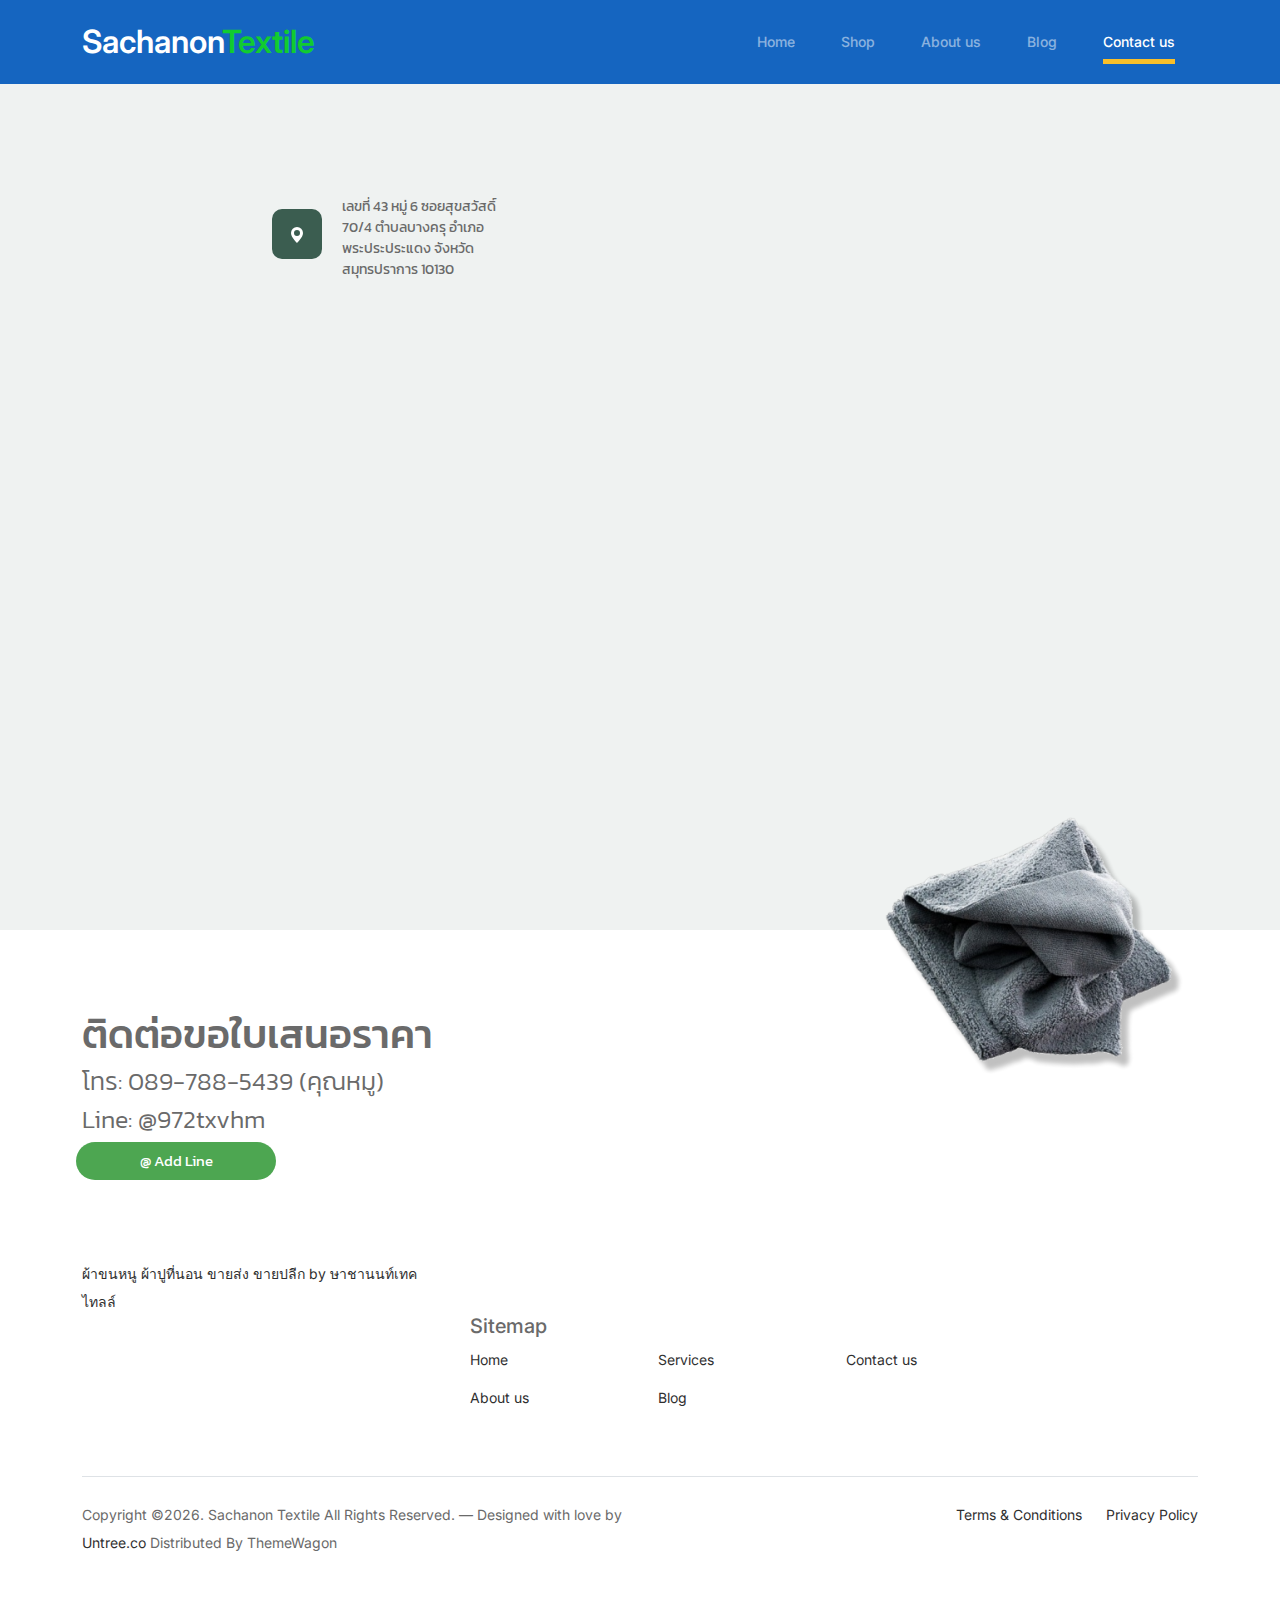
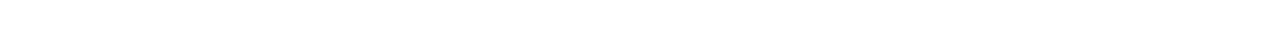
<file: contact.html>
<!-- /*
* Bootstrap 5
* Template Name: Furni
* Template Author: Untree.co
* Template URI: https://untree.co/
* License: https://creativecommons.org/licenses/by/3.0/
*/ -->
<!doctype html>
<html lang="en">
<head>
	<meta charset="utf-8">
	<meta name="viewport" content="width=device-width, initial-scale=1, shrink-to-fit=no">
	<meta name="description" content="ขายส่งขายปลีก ผ้าขนหนู ผ้าปูที่นอน Cotton100%">
	<meta name="keywords" content="ขายส่งผ้าขนหนูCotton100%,ขายส่งผ้าปู Cotton100%,ขายส่งผ้าขนหนู,ขายส่งผ้าปูที่นอน,ผ้าขนหนูCotton100%,ผ้าปูCotton100%">
	<link rel="shortcut icon" href="favicon.png">
  

  <meta name="description" content="" />
  <meta name="keywords" content="bootstrap, bootstrap4" />

		<!-- Bootstrap CSS -->
		<link href="css/bootstrap.min.css" rel="stylesheet">
		<link href="https://cdnjs.cloudflare.com/ajax/libs/font-awesome/6.0.0-beta3/css/all.min.css" rel="stylesheet">
		<link href="https://fonts.googleapis.com/css2?family=Kanit:ital,wght@0,100;0,200;0,300;0,400;0,500;0,600;0,700;0,800;0,900;1,100;1,200;1,300;1,400;1,500;1,600;1,700;1,800;1,900&family=Roboto:ital,wght@0,100;0,300;0,400;0,500;0,700;0,900;1,100;1,300;1,400;1,500;1,700;1,900&display=swap" rel="stylesheet">
		<link href="css/tiny-slider.css" rel="stylesheet">
		<link href="css/style.css" rel="stylesheet">
		<title>Sachanon Textile</title>
	</head>

	<body>
		<div id="fb-root"></div>
		<script async defer crossorigin="anonymous" src="https://connect.facebook.net/en_US/sdk.js#xfbml=1&version=v19.0" nonce="9c3yNr59"></script>
		<!-- Start Header/Navigation -->
		<nav class="custom-navbar navbar navbar navbar-expand-md navbar-dark bg-dark" arial-label="Furni navigation bar">

			<div class="container">
				<a class="navbar-brand" href="index.html">Sachanon<span style="color: #11cb30;">Textile</span></a>

				<button class="navbar-toggler" type="button" data-bs-toggle="collapse" data-bs-target="#navbarsFurni" aria-controls="navbarsFurni" aria-expanded="false" aria-label="Toggle navigation">
					<span class="navbar-toggler-icon"></span>
				</button>

				<div class="collapse navbar-collapse" id="navbarsFurni">
					<ul class="custom-navbar-nav navbar-nav ms-auto mb-2 mb-md-0">
						<li><a class="nav-link" href="index.html">Home</a></li>
						<li><a class="nav-link" href="shop.html">Shop</a></li>
						<li><a class="nav-link" href="about.html">About us</a></li>
						<li><a class="nav-link" href="blog_1.html">Blog</a></li>
						<li class="nav-item active">
							<a class="nav-link" href="contact.html">Contact us</a>
						</li>
					</ul>
				</div>
			</div>
				
		</nav>
		<!-- End Header/Navigation -->

		
		<!-- Start Contact Form -->
		<div class="untree_co-section">
      <div class="container">

        <div class="block">
          <div class="row justify-content-center">


            <div class="col-md-8 col-lg-8 pb-4">


              <div class="row mb-5">
                <div class="col-lg-4">
                  <div  class="service no-shadow align-items-center link horizontal d-flex active" data-aos="fade-left" data-aos-delay="0">
                    <div class="service-icon color-1 mb-4">
                      <svg xmlns="http://www.w3.org/2000/svg" width="16" height="16" fill="currentColor" class="bi bi-geo-alt-fill" viewBox="0 0 16 16">
                        <path d="M8 16s6-5.686 6-10A6 6 0 0 0 2 6c0 4.314 6 10 6 10zm0-7a3 3 0 1 1 0-6 3 3 0 0 1 0 6z"/>
                      </svg>
                    </div> <!-- /.icon -->
                    <div class="service-contents thai-font">
                      <p>เลขที่ 43 หมู่ 6 ซอยสุขสวัสดิ์ 70/4 ตำบลบางครุ อำเภอ พระประประแดง จังหวัดสมุทรปราการ 10130</p>
                    </div> <!-- /.service-contents-->
                  </div> <!-- /.service -->
                </div>

                <!-- <div class="col-lg-4">
                  <div  class="service no-shadow align-items-center link horizontal d-flex active" data-aos="fade-left" data-aos-delay="0">
                    <div class="service-icon color-1 mb-4">
                      <svg xmlns="http://www.w3.org/2000/svg" width="16" height="16" fill="currentColor" class="bi bi-envelope-fill" viewBox="0 0 16 16">
                        <path d="M.05 3.555A2 2 0 0 1 2 2h12a2 2 0 0 1 1.95 1.555L8 8.414.05 3.555zM0 4.697v7.104l5.803-3.558L0 4.697zM6.761 8.83l-6.57 4.027A2 2 0 0 0 2 14h12a2 2 0 0 0 1.808-1.144l-6.57-4.027L8 9.586l-1.239-.757zm3.436-.586L16 11.801V4.697l-5.803 3.546z"/>
                      </svg>
                    </div>
                    <div class="service-contents">
                      <p>info@yourdomain.com</p>
                    </div>
                  </div> 
                </div> -->

                <!-- <div class="col-lg-4">
                  <div  class="service no-shadow align-items-center link horizontal d-flex active" data-aos="fade-left" data-aos-delay="0">
                    <div class="service-icon color-1 mb-4">
                      <svg xmlns="http://www.w3.org/2000/svg" width="16" height="16" fill="currentColor" class="bi bi-telephone-fill" viewBox="0 0 16 16">
                        <path fill-rule="evenodd" d="M1.885.511a1.745 1.745 0 0 1 2.61.163L6.29 2.98c.329.423.445.974.315 1.494l-.547 2.19a.678.678 0 0 0 .178.643l2.457 2.457a.678.678 0 0 0 .644.178l2.189-.547a1.745 1.745 0 0 1 1.494.315l2.306 1.794c.829.645.905 1.87.163 2.611l-1.034 1.034c-.74.74-1.846 1.065-2.877.702a18.634 18.634 0 0 1-7.01-4.42 18.634 18.634 0 0 1-4.42-7.009c-.362-1.03-.037-2.137.703-2.877L1.885.511z"/>
                      </svg>
                    </div>
                    <div class="service-contents">
                      <p>+1 294 3925 3939</p>
                    </div>
                  </div> 
                </div>
              </div> -->

              <!-- <form>
                <div class="row">
                  <div class="col-6">
                    <div class="form-group">
                      <label class="text-black" for="fname">First name</label>
                      <input type="text" class="form-control" id="fname">
                    </div>
                  </div>
                  <div class="col-6">
                    <div class="form-group">
                      <label class="text-black" for="lname">Last name</label>
                      <input type="text" class="form-control" id="lname">
                    </div>
                  </div>
                </div>
                <div class="form-group">
                  <label class="text-black" for="email">Email address</label>
                  <input type="email" class="form-control" id="email">
                </div>

                <div class="form-group mb-5">
                  <label class="text-black" for="message">Message</label>
                  <textarea name="" class="form-control" id="message" cols="30" rows="5"></textarea>
                </div>

                <button type="submit" class="btn btn-primary-hover-outline">Send Message</button>
              </form> -->
			  <iframe src="https://www.google.com/maps/embed?pb=!1m16!1m12!1m3!1d242.3595005359229!2d100.51155482802423!3d13.611952550089363!2m3!1f0!2f0!3f0!3m2!1i1024!2i768!4f13.1!2m1!1smap!5e0!3m2!1sen!2sth!4v1711185660532!5m2!1sen!2sth" width="600" height="450" style="border:0;" allowfullscreen="" loading="lazy" referrerpolicy="no-referrer-when-downgrade"></iframe>

            </div>

          </div>

        </div>

      </div>


    </div>
  </div>

  <!-- End Contact Form -->

		

		<!-- Start Footer Section -->
		<footer class="footer-section">
			<div class="container relative">

				<div class="sofa-img">
					<img src="images/footer-pic.png" alt="Image" class="img-fluid">
				</div>

				<div class="row">
					<div class="col-lg-8 thai-font">
						<div class="subscription-form">
							<h1 class="d-flex align-items-center"><span>ติดต่อขอใบเสนอราคา</span></h1>
							<h4 style="font-size: 25px;font-weight: 300;">โทร: 089-788-5439 (คุณหมู)</h4>
							<h4 style="font-size: 25px;font-weight: 300;">Line: @972txvhm</h4>
							<button onclick="window.open('https://lin.ee/SYUw2Ov', '_blank')" style="margin-left:75px" class="button-contact">@ Add Line</button>
						</div>
					</div>
				</div>

				<div class="row g-5 mb-5">
					<div class="col-lg-4">
						<div class="fb-page" data-href="https://www.facebook.com/SachanonTextile2" data-tabs="timeline" data-width="" data-height="300" data-small-header="false" data-adapt-container-width="true" data-hide-cover="false" data-show-facepile="true"><blockquote cite="https://www.facebook.com/SachanonTextile2" class="fb-xfbml-parse-ignore"><a href="https://www.facebook.com/SachanonTextile2">ผ้าขนหนู ผ้าปูที่นอน ขายส่ง ขายปลีก by ษาชานนท์เทคไทลล์</a></blockquote></div>
						<!-- <div class="mb-4 footer-logo-wrap"><a href="#" class="footer-logo">Furni<span>.</span></a></div>
						<p class="mb-4">Donec facilisis quam ut purus rutrum lobortis. Donec vitae odio quis nisl dapibus malesuada. Nullam ac aliquet velit. Aliquam vulputate velit imperdiet dolor tempor tristique. Pellentesque habitant</p>
						 -->
						<!-- <ul class="list-unstyled custom-social">
							<li><a href="#"><span class="fa fa-brands fa-facebook-f"></span></a></li>
							<li><a href="#"><span class="fa fa-brands fa-twitter"></span></a></li>
							<li><a href="#"><span class="fa fa-brands fa-instagram"></span></a></li>
							<li><a href="#"><span class="fa fa-brands fa-linkedin"></span></a></li>
						</ul> -->
					</div>

					<div class="col-lg-8">
						<div class="row links-wrap">
							<h4 style="font-size: 20px;">Sitemap</h4>
							<div class="col-6 col-sm-6 col-md-3">
								<ul class="list-unstyled">
									<li><a href="index.html">Home</a></li>
									<li><a href="about.html">About us</a></li>
								</ul>
							</div>

							<div class="col-6 col-sm-6 col-md-3">
								<ul class="list-unstyled">
									<li><a href="#">Services</a></li>
									<li><a href="blog_1.html">Blog</a></li>
								</ul>
							</div>

							<div class="col-6 col-sm-6 col-md-3">
								<ul class="list-unstyled">
									<li><a href="contact.html">Contact us</a></li>
									<!-- <li><a href="#">Our team</a></li>
									<li><a href="#">Leadership</a></li>
									<li><a href="#">Privacy Policy</a></li> -->
								</ul>
							</div>

							<!-- <div class="col-6 col-sm-6 col-md-3">
								<ul class="list-unstyled">
									<li><a href="#">Nordic Chair</a></li>
									<li><a href="#">Kruzo Aero</a></li>
									<li><a href="#">Ergonomic Chair</a></li>
								</ul>
							</div> -->
						</div>
					</div>

				</div>

				<div class="border-top copyright">
					<div class="row pt-4">
						<div class="col-lg-6">
							<p class="mb-2 text-center text-lg-start">Copyright &copy;<script>document.write(new Date().getFullYear());</script>. Sachanon Textile All Rights Reserved. &mdash; Designed with love by <a href="https://untree.co">Untree.co</a> Distributed By <a hreff="https://themewagon.com">ThemeWagon</a>  <!-- License information: https://untree.co/license/ -->
            </p>
						</div>

						<div class="col-lg-6 text-center text-lg-end">
							<ul class="list-unstyled d-inline-flex ms-auto">
								<li class="me-4"><a href="#">Terms &amp; Conditions</a></li>
								<li><a href="#">Privacy Policy</a></li>
							</ul>
						</div>

					</div>
				</div>

			</div>
		</footer>
		<!-- End Footer Section -->


		<script src="js/bootstrap.bundle.min.js"></script>
		<script src="js/tiny-slider.js"></script>
		<script src="js/custom.js"></script>
	</body>

</html>
</file>
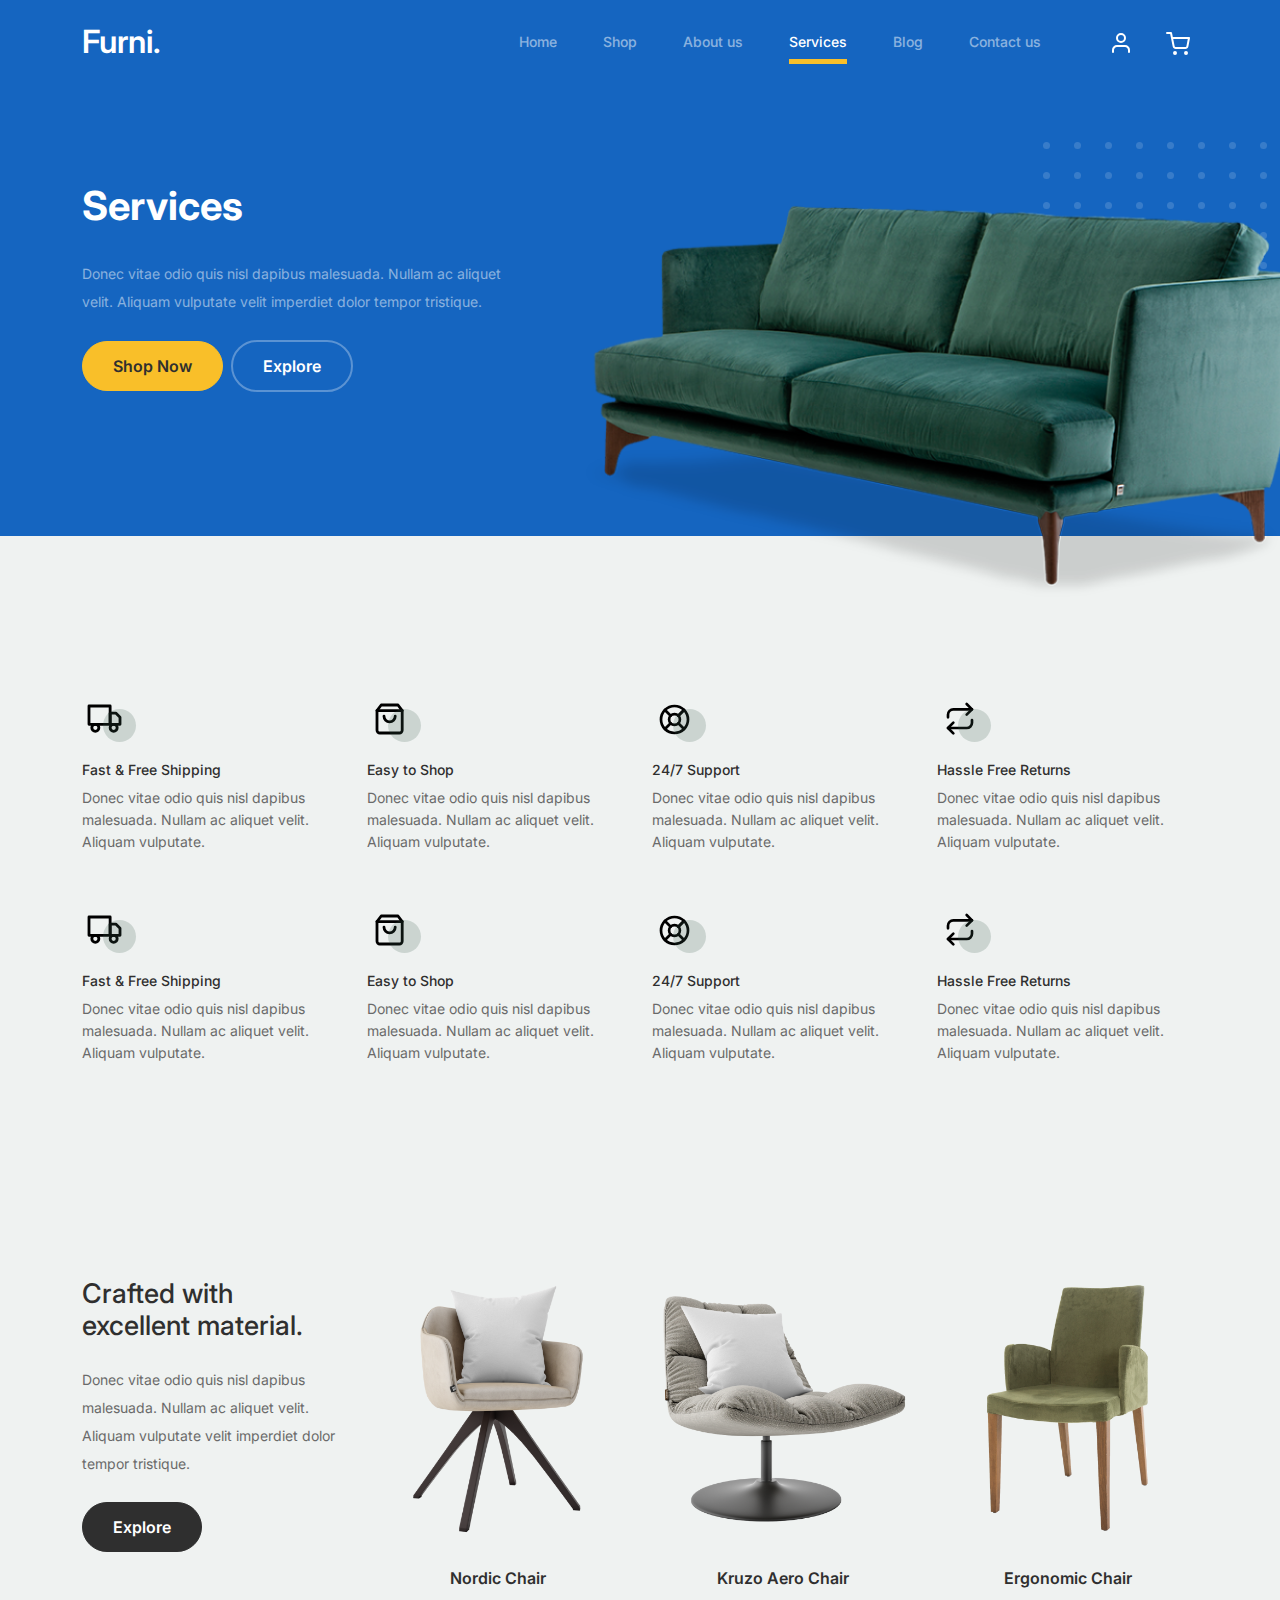
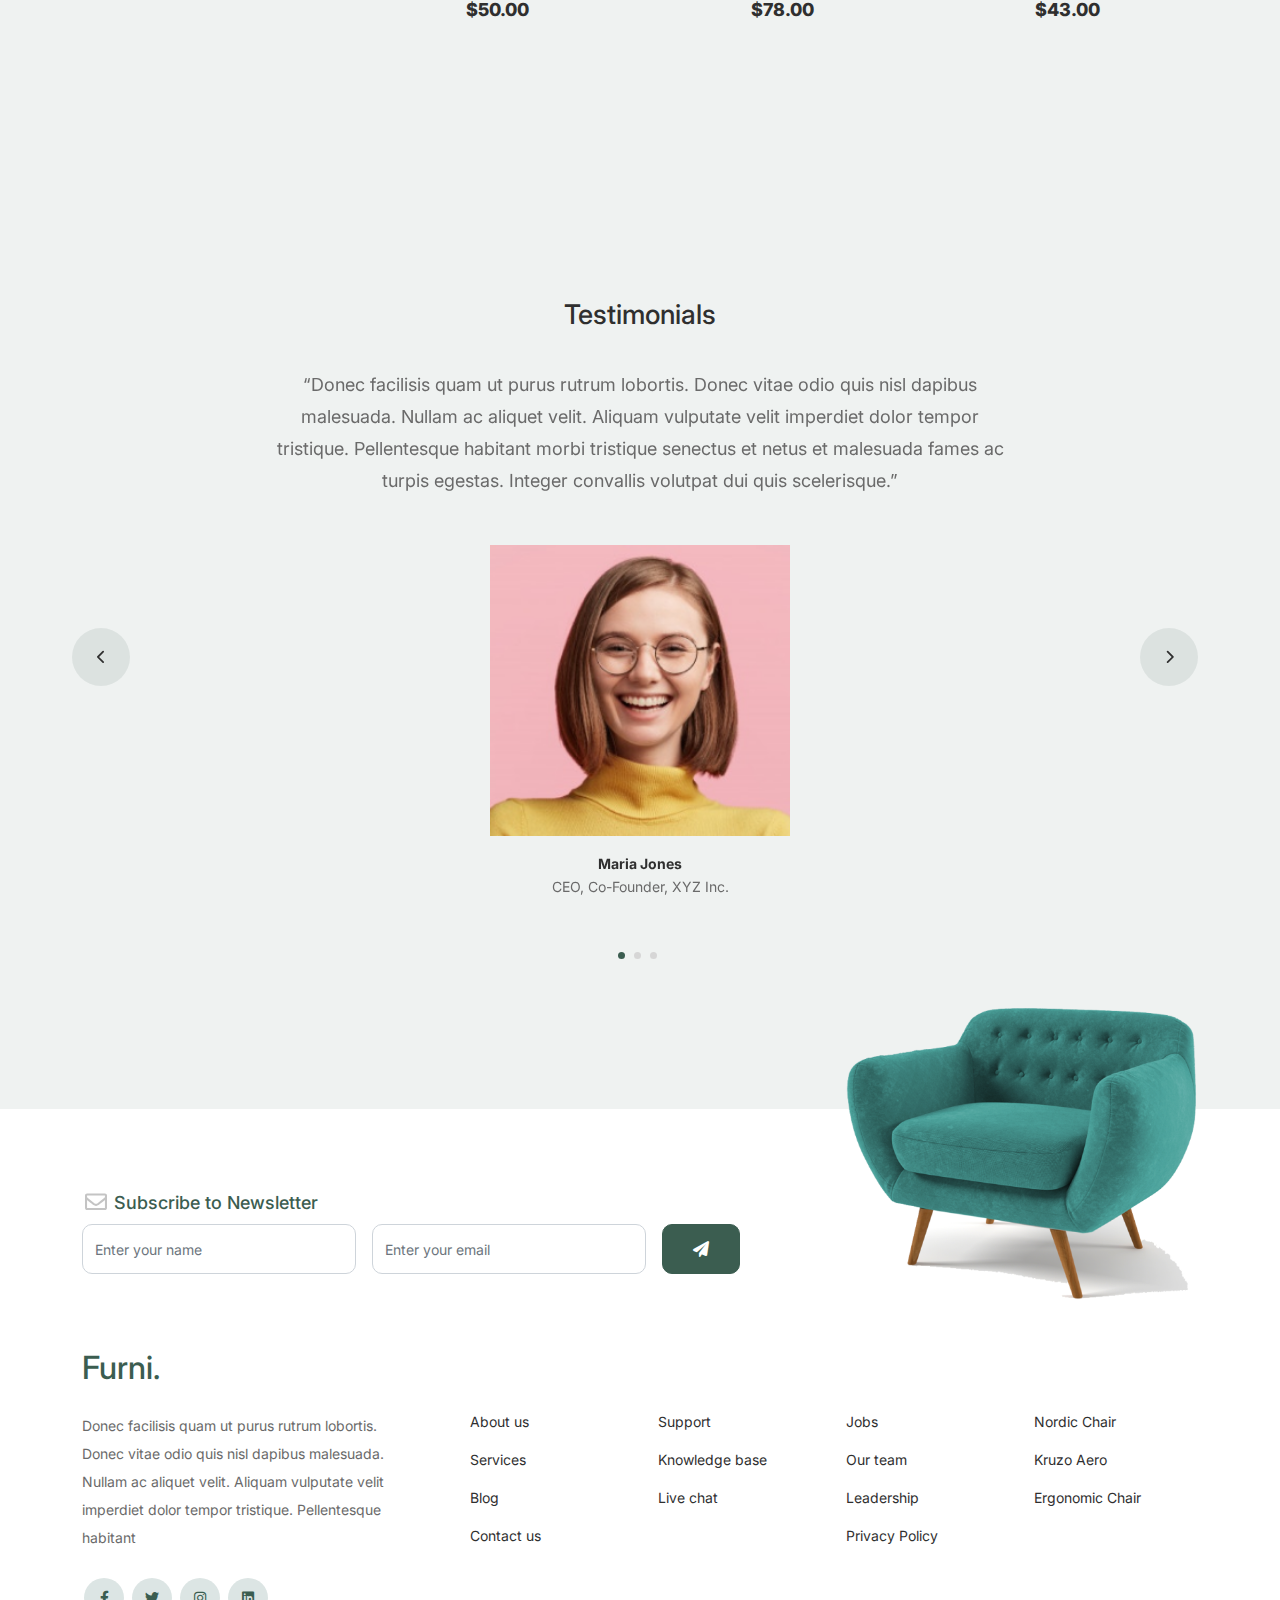
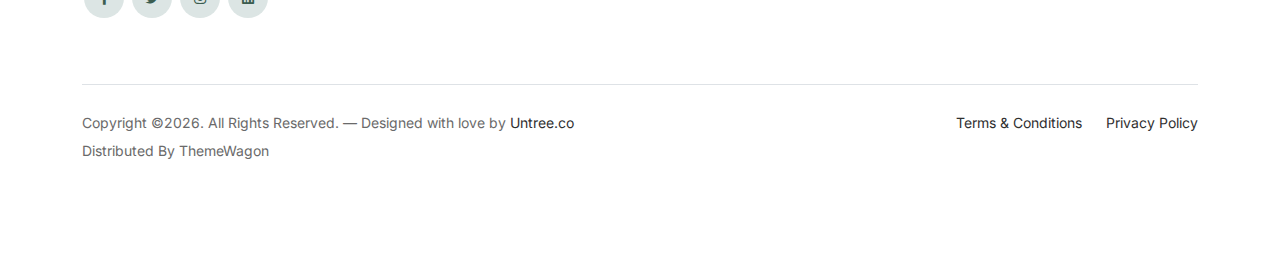
<file: services.html>
<!-- /*
* Bootstrap 5
* Template Name: Furni
* Template Author: Untree.co
* Template URI: https://untree.co/
* License: https://creativecommons.org/licenses/by/3.0/
*/ -->
<!doctype html>
<html lang="en">
<head>
  <meta charset="utf-8">
  <meta name="viewport" content="width=device-width, initial-scale=1, shrink-to-fit=no">
  <meta name="author" content="Untree.co">
  <link rel="shortcut icon" href="favicon.png">

  <meta name="description" content="" />
  <meta name="keywords" content="bootstrap, bootstrap4" />

		<!-- Bootstrap CSS -->
		<link href="css/bootstrap.min.css" rel="stylesheet">
		<link href="https://cdnjs.cloudflare.com/ajax/libs/font-awesome/6.0.0-beta3/css/all.min.css" rel="stylesheet">
		<link href="css/tiny-slider.css" rel="stylesheet">
		<link href="css/style.css" rel="stylesheet">
		<title>Furni Free Bootstrap 5 Template for Furniture and Interior Design Websites by Untree.co </title>
	</head>

	<body>

		<!-- Start Header/Navigation -->
		<nav class="custom-navbar navbar navbar navbar-expand-md navbar-dark bg-dark" arial-label="Furni navigation bar">

			<div class="container">
				<a class="navbar-brand" href="index.html">Furni<span>.</span></a>

				<button class="navbar-toggler" type="button" data-bs-toggle="collapse" data-bs-target="#navbarsFurni" aria-controls="navbarsFurni" aria-expanded="false" aria-label="Toggle navigation">
					<span class="navbar-toggler-icon"></span>
				</button>

				<div class="collapse navbar-collapse" id="navbarsFurni">
					<ul class="custom-navbar-nav navbar-nav ms-auto mb-2 mb-md-0">
						<li class="nav-item">
							<a class="nav-link" href="index.html">Home</a>
						</li>
						<li><a class="nav-link" href="shop.html">Shop</a></li>
						<li><a class="nav-link" href="about.html">About us</a></li>
						<li class="active"><a class="nav-link" href="services.html">Services</a></li>
						<li><a class="nav-link" href="blog_1.html">Blog</a></li>
						<li><a class="nav-link" href="contact.html">Contact us</a></li>
					</ul>

					<ul class="custom-navbar-cta navbar-nav mb-2 mb-md-0 ms-5">
						<li><a class="nav-link" href="#"><img src="images/user.svg"></a></li>
						<li><a class="nav-link" href="cart.html"><img src="images/cart.svg"></a></li>
					</ul>
				</div>
			</div>
				
		</nav>
		<!-- End Header/Navigation -->

		<!-- Start Hero Section -->
			<div class="hero">
				<div class="container">
					<div class="row justify-content-between">
						<div class="col-lg-5">
							<div class="intro-excerpt">
								<h1>Services</h1>
								<p class="mb-4">Donec vitae odio quis nisl dapibus malesuada. Nullam ac aliquet velit. Aliquam vulputate velit imperdiet dolor tempor tristique.</p>
								<p><a href="" class="btn btn-secondary me-2">Shop Now</a><a href="#" class="btn btn-white-outline">Explore</a></p>
							</div>
						</div>
						<div class="col-lg-7">
							<div class="hero-img-wrap">
								<img src="images/couch.png" class="img-fluid">
							</div>
						</div>
					</div>
				</div>
			</div>
		<!-- End Hero Section -->

		

		<!-- Start Why Choose Us Section -->
		<div class="why-choose-section">
			<div class="container">
				
				
				<div class="row my-5">
					<div class="col-6 col-md-6 col-lg-3 mb-4">
						<div class="feature">
							<div class="icon">
								<img src="images/truck.svg" alt="Image" class="imf-fluid">
							</div>
							<h3>Fast &amp; Free Shipping</h3>
							<p>Donec vitae odio quis nisl dapibus malesuada. Nullam ac aliquet velit. Aliquam vulputate.</p>
						</div>
					</div>

					<div class="col-6 col-md-6 col-lg-3 mb-4">
						<div class="feature">
							<div class="icon">
								<img src="images/bag.svg" alt="Image" class="imf-fluid">
							</div>
							<h3>Easy to Shop</h3>
							<p>Donec vitae odio quis nisl dapibus malesuada. Nullam ac aliquet velit. Aliquam vulputate.</p>
						</div>
					</div>

					<div class="col-6 col-md-6 col-lg-3 mb-4">
						<div class="feature">
							<div class="icon">
								<img src="images/support.svg" alt="Image" class="imf-fluid">
							</div>
							<h3>24/7 Support</h3>
							<p>Donec vitae odio quis nisl dapibus malesuada. Nullam ac aliquet velit. Aliquam vulputate.</p>
						</div>
					</div>

					<div class="col-6 col-md-6 col-lg-3 mb-4">
						<div class="feature">
							<div class="icon">
								<img src="images/return.svg" alt="Image" class="imf-fluid">
							</div>
							<h3>Hassle Free Returns</h3>
							<p>Donec vitae odio quis nisl dapibus malesuada. Nullam ac aliquet velit. Aliquam vulputate.</p>
						</div>
					</div>

					<div class="col-6 col-md-6 col-lg-3 mb-4">
						<div class="feature">
							<div class="icon">
								<img src="images/truck.svg" alt="Image" class="imf-fluid">
							</div>
							<h3>Fast &amp; Free Shipping</h3>
							<p>Donec vitae odio quis nisl dapibus malesuada. Nullam ac aliquet velit. Aliquam vulputate.</p>
						</div>
					</div>

					<div class="col-6 col-md-6 col-lg-3 mb-4">
						<div class="feature">
							<div class="icon">
								<img src="images/bag.svg" alt="Image" class="imf-fluid">
							</div>
							<h3>Easy to Shop</h3>
							<p>Donec vitae odio quis nisl dapibus malesuada. Nullam ac aliquet velit. Aliquam vulputate.</p>
						</div>
					</div>

					<div class="col-6 col-md-6 col-lg-3 mb-4">
						<div class="feature">
							<div class="icon">
								<img src="images/support.svg" alt="Image" class="imf-fluid">
							</div>
							<h3>24/7 Support</h3>
							<p>Donec vitae odio quis nisl dapibus malesuada. Nullam ac aliquet velit. Aliquam vulputate.</p>
						</div>
					</div>

					<div class="col-6 col-md-6 col-lg-3 mb-4">
						<div class="feature">
							<div class="icon">
								<img src="images/return.svg" alt="Image" class="imf-fluid">
							</div>
							<h3>Hassle Free Returns</h3>
							<p>Donec vitae odio quis nisl dapibus malesuada. Nullam ac aliquet velit. Aliquam vulputate.</p>
						</div>
					</div>

				</div>
			
			</div>
		</div>
		<!-- End Why Choose Us Section -->

		<!-- Start Product Section -->
		<div class="product-section pt-0">
			<div class="container">
				<div class="row">

					<!-- Start Column 1 -->
					<div class="col-md-12 col-lg-3 mb-5 mb-lg-0">
						<h2 class="mb-4 section-title">Crafted with excellent material.</h2>
						<p class="mb-4">Donec vitae odio quis nisl dapibus malesuada. Nullam ac aliquet velit. Aliquam vulputate velit imperdiet dolor tempor tristique. </p>
						<p><a href="#" class="btn">Explore</a></p>
					</div> 
					<!-- End Column 1 -->

					<!-- Start Column 2 -->
					<div class="col-12 col-md-4 col-lg-3 mb-5 mb-md-0">
						<a class="product-item" href="#">
							<img src="images/product-1.png" class="img-fluid product-thumbnail">
							<h3 class="product-title">Nordic Chair</h3>
							<strong class="product-price">$50.00</strong>

							<span class="icon-cross">
								<img src="images/cross.svg" class="img-fluid">
							</span>
						</a>
					</div> 
					<!-- End Column 2 -->

					<!-- Start Column 3 -->
					<div class="col-12 col-md-4 col-lg-3 mb-5 mb-md-0">
						<a class="product-item" href="#">
							<img src="images/product-2.png" class="img-fluid product-thumbnail">
							<h3 class="product-title">Kruzo Aero Chair</h3>
							<strong class="product-price">$78.00</strong>

							<span class="icon-cross">
								<img src="images/cross.svg" class="img-fluid">
							</span>
						</a>
					</div>
					<!-- End Column 3 -->

					<!-- Start Column 4 -->
					<div class="col-12 col-md-4 col-lg-3 mb-5 mb-md-0">
						<a class="product-item" href="#">
							<img src="images/product-3.png" class="img-fluid product-thumbnail">
							<h3 class="product-title">Ergonomic Chair</h3>
							<strong class="product-price">$43.00</strong>

							<span class="icon-cross">
								<img src="images/cross.svg" class="img-fluid">
							</span>
						</a>
					</div>
					<!-- End Column 4 -->

				</div>
			</div>
		</div>
		<!-- End Product Section -->

		

		<!-- Start Testimonial Slider -->
		<div class="testimonial-section before-footer-section">
			<div class="container">
				<div class="row">
					<div class="col-lg-7 mx-auto text-center">
						<h2 class="section-title">Testimonials</h2>
					</div>
				</div>

				<div class="row justify-content-center">
					<div class="col-lg-12">
						<div class="testimonial-slider-wrap text-center">

							<div id="testimonial-nav">
								<span class="prev" data-controls="prev"><span class="fa fa-chevron-left"></span></span>
								<span class="next" data-controls="next"><span class="fa fa-chevron-right"></span></span>
							</div>

							<div class="testimonial-slider">
								
								<div class="item">
									<div class="row justify-content-center">
										<div class="col-lg-8 mx-auto">

											<div class="testimonial-block text-center">
												<blockquote class="mb-5">
													<p>&ldquo;Donec facilisis quam ut purus rutrum lobortis. Donec vitae odio quis nisl dapibus malesuada. Nullam ac aliquet velit. Aliquam vulputate velit imperdiet dolor tempor tristique. Pellentesque habitant morbi tristique senectus et netus et malesuada fames ac turpis egestas. Integer convallis volutpat dui quis scelerisque.&rdquo;</p>
												</blockquote>

												<div class="author-info">
													<div class="author-pic">
														<img src="images/person-1.png" alt="Maria Jones" class="img-fluid">
													</div>
													<h3 class="font-weight-bold">Maria Jones</h3>
													<span class="position d-block mb-3">CEO, Co-Founder, XYZ Inc.</span>
												</div>
											</div>

										</div>
									</div>
								</div> 
								<!-- END item -->

								<div class="item">
									<div class="row justify-content-center">
										<div class="col-lg-8 mx-auto">

											<div class="testimonial-block text-center">
												<blockquote class="mb-5">
													<p>&ldquo;Donec facilisis quam ut purus rutrum lobortis. Donec vitae odio quis nisl dapibus malesuada. Nullam ac aliquet velit. Aliquam vulputate velit imperdiet dolor tempor tristique. Pellentesque habitant morbi tristique senectus et netus et malesuada fames ac turpis egestas. Integer convallis volutpat dui quis scelerisque.&rdquo;</p>
												</blockquote>

												<div class="author-info">
													<div class="author-pic">
														<img src="images/person-1.png" alt="Maria Jones" class="img-fluid">
													</div>
													<h3 class="font-weight-bold">Maria Jones</h3>
													<span class="position d-block mb-3">CEO, Co-Founder, XYZ Inc.</span>
												</div>
											</div>

										</div>
									</div>
								</div> 
								<!-- END item -->

								<div class="item">
									<div class="row justify-content-center">
										<div class="col-lg-8 mx-auto">

											<div class="testimonial-block text-center">
												<blockquote class="mb-5">
													<p>&ldquo;Donec facilisis quam ut purus rutrum lobortis. Donec vitae odio quis nisl dapibus malesuada. Nullam ac aliquet velit. Aliquam vulputate velit imperdiet dolor tempor tristique. Pellentesque habitant morbi tristique senectus et netus et malesuada fames ac turpis egestas. Integer convallis volutpat dui quis scelerisque.&rdquo;</p>
												</blockquote>

												<div class="author-info">
													<div class="author-pic">
														<img src="images/person-1.png" alt="Maria Jones" class="img-fluid">
													</div>
													<h3 class="font-weight-bold">Maria Jones</h3>
													<span class="position d-block mb-3">CEO, Co-Founder, XYZ Inc.</span>
												</div>
											</div>

										</div>
									</div>
								</div> 
								<!-- END item -->

							</div>

						</div>
					</div>
				</div>
			</div>
		</div>
		<!-- End Testimonial Slider -->

		

		<!-- Start Footer Section -->
		<footer class="footer-section">
			<div class="container relative">

				<div class="sofa-img">
					<img src="images/sofa.png" alt="Image" class="img-fluid">
				</div>

				<div class="row">
					<div class="col-lg-8">
						<div class="subscription-form">
							<h3 class="d-flex align-items-center"><span class="me-1"><img src="images/envelope-outline.svg" alt="Image" class="img-fluid"></span><span>Subscribe to Newsletter</span></h3>

							<form action="#" class="row g-3">
								<div class="col-auto">
									<input type="text" class="form-control" placeholder="Enter your name">
								</div>
								<div class="col-auto">
									<input type="email" class="form-control" placeholder="Enter your email">
								</div>
								<div class="col-auto">
									<button class="btn btn-primary">
										<span class="fa fa-paper-plane"></span>
									</button>
								</div>
							</form>

						</div>
					</div>
				</div>

				<div class="row g-5 mb-5">
					<div class="col-lg-4">
						<div class="mb-4 footer-logo-wrap"><a href="#" class="footer-logo">Furni<span>.</span></a></div>
						<p class="mb-4">Donec facilisis quam ut purus rutrum lobortis. Donec vitae odio quis nisl dapibus malesuada. Nullam ac aliquet velit. Aliquam vulputate velit imperdiet dolor tempor tristique. Pellentesque habitant</p>

						<ul class="list-unstyled custom-social">
							<li><a href="#"><span class="fa fa-brands fa-facebook-f"></span></a></li>
							<li><a href="#"><span class="fa fa-brands fa-twitter"></span></a></li>
							<li><a href="#"><span class="fa fa-brands fa-instagram"></span></a></li>
							<li><a href="#"><span class="fa fa-brands fa-linkedin"></span></a></li>
						</ul>
					</div>

					<div class="col-lg-8">
						<div class="row links-wrap">
							<div class="col-6 col-sm-6 col-md-3">
								<ul class="list-unstyled">
									<li><a href="#">About us</a></li>
									<li><a href="#">Services</a></li>
									<li><a href="#">Blog</a></li>
									<li><a href="#">Contact us</a></li>
								</ul>
							</div>

							<div class="col-6 col-sm-6 col-md-3">
								<ul class="list-unstyled">
									<li><a href="#">Support</a></li>
									<li><a href="#">Knowledge base</a></li>
									<li><a href="#">Live chat</a></li>
								</ul>
							</div>

							<div class="col-6 col-sm-6 col-md-3">
								<ul class="list-unstyled">
									<li><a href="#">Jobs</a></li>
									<li><a href="#">Our team</a></li>
									<li><a href="#">Leadership</a></li>
									<li><a href="#">Privacy Policy</a></li>
								</ul>
							</div>

							<div class="col-6 col-sm-6 col-md-3">
								<ul class="list-unstyled">
									<li><a href="#">Nordic Chair</a></li>
									<li><a href="#">Kruzo Aero</a></li>
									<li><a href="#">Ergonomic Chair</a></li>
								</ul>
							</div>
						</div>
					</div>

				</div>

				<div class="border-top copyright">
					<div class="row pt-4">
						<div class="col-lg-6">
							<p class="mb-2 text-center text-lg-start">Copyright &copy;<script>document.write(new Date().getFullYear());</script>. All Rights Reserved. &mdash; Designed with love by <a href="https://untree.co">Untree.co</a> Distributed By <a hreff="https://themewagon.com">ThemeWagon</a> <!-- License information: https://untree.co/license/ -->
            </p>
						</div>

						<div class="col-lg-6 text-center text-lg-end">
							<ul class="list-unstyled d-inline-flex ms-auto">
								<li class="me-4"><a href="#">Terms &amp; Conditions</a></li>
								<li><a href="#">Privacy Policy</a></li>
							</ul>
						</div>

					</div>
				</div>

			</div>
		</footer>
		<!-- End Footer Section -->	


		<script src="js/bootstrap.bundle.min.js"></script>
		<script src="js/tiny-slider.js"></script>
		<script src="js/custom.js"></script>
	</body>

</html>
</file>
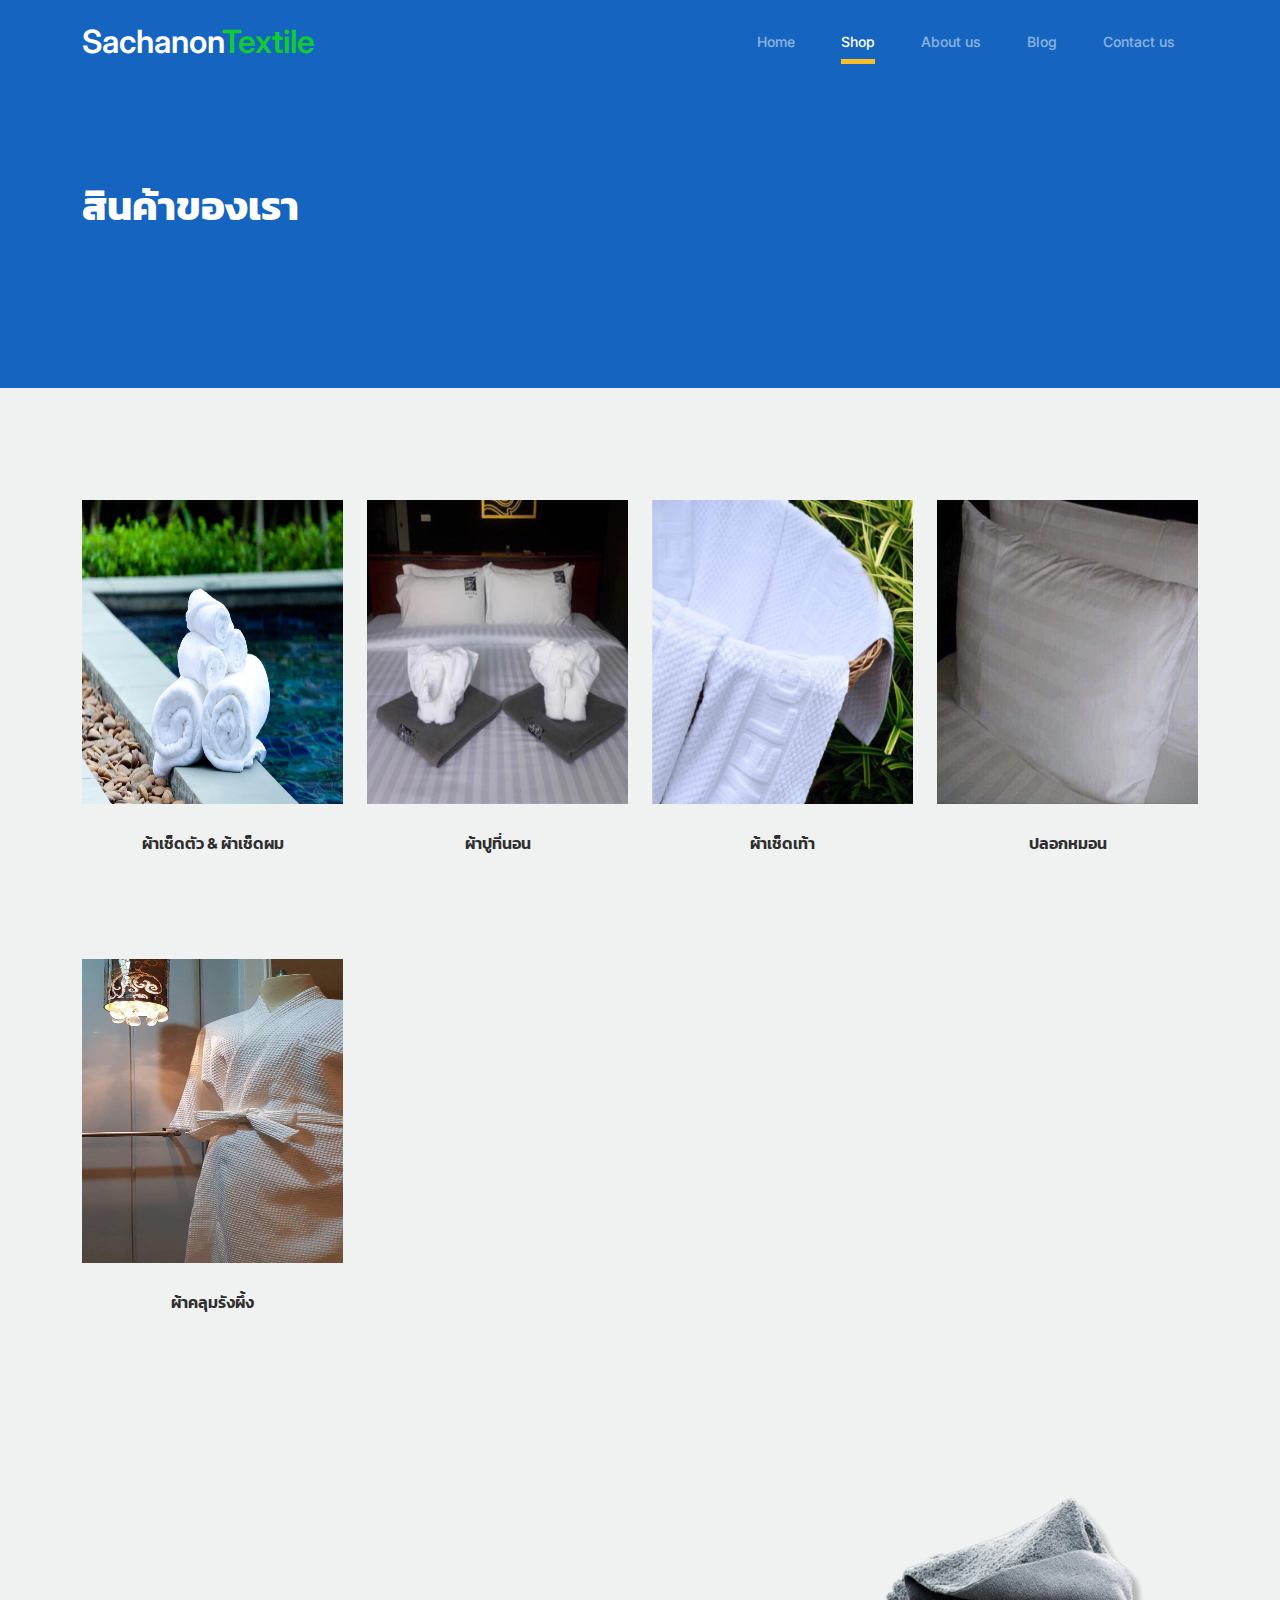
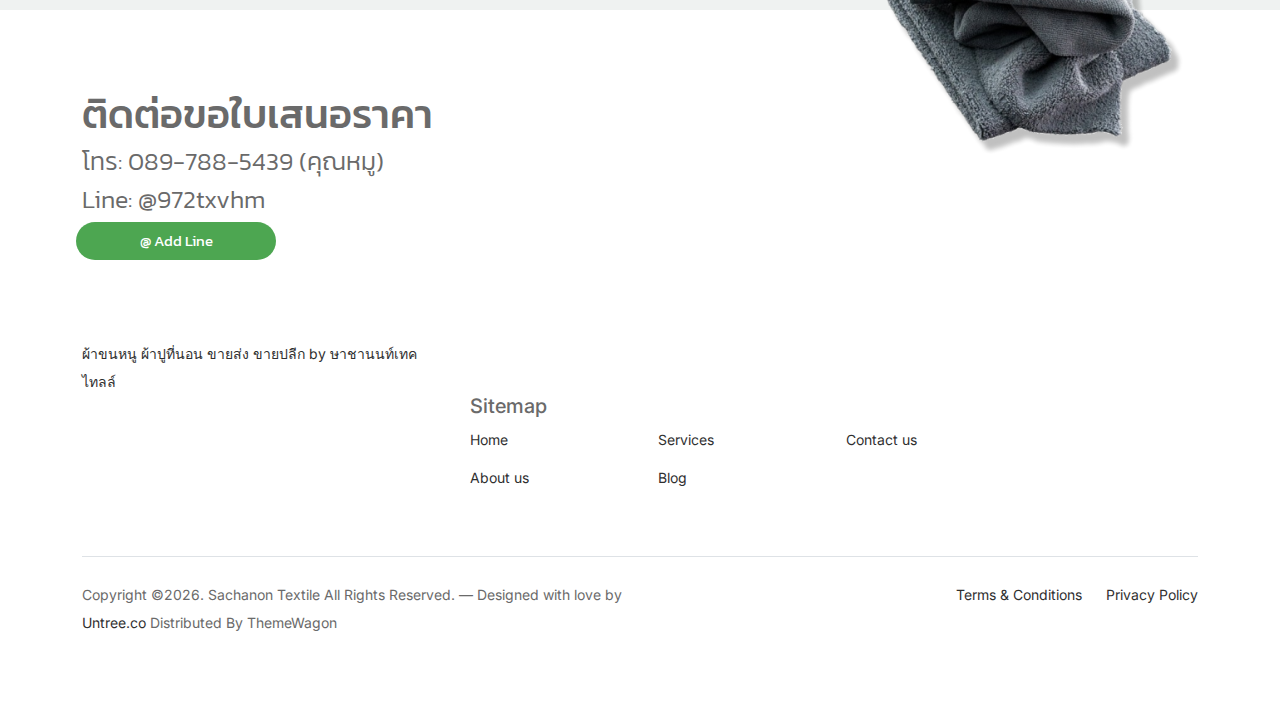
<file: shop.html>
<!-- /*
* Bootstrap 5
* Template Name: Furni
* Template Author: Untree.co
* Template URI: https://untree.co/
* License: https://creativecommons.org/licenses/by/3.0/
*/ -->
<!doctype html>
<html lang="en">
<head>
  <meta charset="utf-8">
  <meta name="viewport" content="width=device-width, initial-scale=1, shrink-to-fit=no">
  <meta name="description" content="ขายส่งขายปลีก ผ้าขนหนู ผ้าปูที่นอน Cotton100%">
  <meta name="keywords" content="ขายส่งผ้าขนหนูCotton100%,ขายส่งผ้าปู Cotton100%,ขายส่งผ้าขนหนู,ขายส่งผ้าปูที่นอน,ผ้าขนหนูCotton100%,ผ้าปูCotton100%">
  <link rel="shortcut icon" href="favicon.png">

  <meta name="description" content="" />
  <meta name="keywords" content="bootstrap, bootstrap4" />

		<!-- Bootstrap CSS -->
		<link href="css/bootstrap.min.css" rel="stylesheet">
		<link href="https://cdnjs.cloudflare.com/ajax/libs/font-awesome/6.0.0-beta3/css/all.min.css" rel="stylesheet">
		<link href="https://fonts.googleapis.com/css2?family=Kanit:ital,wght@0,100;0,200;0,300;0,400;0,500;0,600;0,700;0,800;0,900;1,100;1,200;1,300;1,400;1,500;1,600;1,700;1,800;1,900&family=Roboto:ital,wght@0,100;0,300;0,400;0,500;0,700;0,900;1,100;1,300;1,400;1,500;1,700;1,900&display=swap" rel="stylesheet">
		<link href="css/tiny-slider.css" rel="stylesheet">
		<link href="css/style.css" rel="stylesheet">
		<title>Sachanon Textile</title>
	</head>

	<body>
		<div id="fb-root"></div>
		<script async defer crossorigin="anonymous" src="https://connect.facebook.net/en_US/sdk.js#xfbml=1&version=v19.0" nonce="9c3yNr59"></script>
		<!-- Start Header/Navigation -->
		<nav class="custom-navbar navbar navbar navbar-expand-md navbar-dark bg-dark" arial-label="Furni navigation bar">

			<div class="container">
				<a class="navbar-brand" href="index.html">Sachanon<span style="color: #11cb30;">Textile</span></a>

				<button class="navbar-toggler" type="button" data-bs-toggle="collapse" data-bs-target="#navbarsFurni" aria-controls="navbarsFurni" aria-expanded="false" aria-label="Toggle navigation">
					<span class="navbar-toggler-icon"></span>
				</button>

				<div class="collapse navbar-collapse" id="navbarsFurni">
					<ul class="custom-navbar-nav navbar-nav ms-auto mb-2 mb-md-0">
						<li><a class="nav-link" href="index.html">Home</a></li>
						<li class="nav-item active">
							<a class="nav-link" href="shop.html">Shop</a>
						</li>
						<li><a class="nav-link" href="about.html">About us</a></li>
						<li><a class="nav-link" href="blog_1.html">Blog</a></li>
						<li><a class="nav-link" href="contact.html">Contact us</a></li>
					</ul>

					<!-- <ul class="custom-navbar-cta navbar-nav mb-2 mb-md-0 ms-5">
						<li><a class="nav-link" href="#"><img src="images/user.svg"></a></li>
						<li><a class="nav-link" href="cart.html"><img src="images/cart.svg"></a></li>
					</ul> -->
				</div>
			</div>
				
		</nav>
		<!-- End Header/Navigation -->

		<!-- Start Hero Section -->
			<div class="hero">
				<div class="container">
					<div class="row justify-content-between">
						<div class="col-lg-5">
							<div class="intro-excerpt thai-font">
								<h1>สินค้าของเรา</h1>
							</div>
						</div>
						<div class="col-lg-7">
							
						</div>
					</div>
				</div>
			</div>
		<!-- End Hero Section -->

		

		<div class="untree_co-section product-section before-footer-section">
		    <div class="container">
		      	<div class="row thai-font">

		      		<!-- Start Column 1 -->
					<div class="col-12 col-md-4 col-lg-3 mb-5">
						<a class="product-item" href="https://lin.ee/SYUw2Ov">
							<img src="images/shop_pic1.jpg" style="width: 304px;height: 304px;" class="img-fluid product-thumbnail">
							<h3 class="product-title">ผ้าเช็ดตัว & ผ้าเช็ดผม</h3>
							<!-- <strong class="product-price">$78.00</strong> -->

							<span class="icon-cross">
								<!-- <img src="images/cross.svg" class="img-fluid"> -->
								<button class="button-contact">ขอใบเสนอราคา</button>
							</span>
						</a>
					</div> 
					<!-- End Column 1 -->
						
					<!-- Start Column 2 -->
					<div class="col-12 col-md-4 col-lg-3 mb-5">
						<a class="product-item" href="https://lin.ee/SYUw2Ov">
							<img src="images/Shop_pic02.jpg" style="width: 304px;height: 304px;" class="img-fluid product-thumbnail">
							<h3 class="product-title">ผ้าปูที่นอน</h3>
							<!-- <strong class="product-price">$78.00</strong> -->

							<span class="icon-cross">
								<!-- <img src="images/cross.svg" class="img-fluid"> -->
								<button class="button-contact">ขอใบเสนอราคา</button>
							</span>
						</a>
					</div> 
					<!-- End Column 2 -->

					<!-- Start Column 3 -->
					<div class="col-12 col-md-4 col-lg-3 mb-5">
						<a class="product-item" href="https://lin.ee/SYUw2Ov">
							<img src="images/Shop_pic03.jpg" style="width: 304px;height: 304px;" class="img-fluid product-thumbnail">
							<h3 class="product-title">ผ้าเช็ดเท้า</h3>
							<!-- <strong class="product-price">$78.00</strong> -->

							<span class="icon-cross">
								<!-- <img src="images/cross.svg" class="img-fluid"> -->
								<button class="button-contact">ขอใบเสนอราคา</button>
							</span>
						</a>
					</div>
					<!-- End Column 3 -->
					
					<!-- Start Column 4 -->
					<div class="col-12 col-md-4 col-lg-3 mb-5">
						<a class="product-item" href="https://lin.ee/SYUw2Ov">
							<img src="images/Shop_pic04.jpg" style="width: 304px;height: 304px;" class="img-fluid product-thumbnail">
							<h3 class="product-title">ปลอกหมอน</h3>
							<!-- <strong class="product-price">$78.00</strong> -->

							<span class="icon-cross">
								<!-- <img src="images/cross.svg" class="img-fluid"> -->
								<button class="button-contact">ขอใบเสนอราคา</button>
							</span>
						</a>
					</div>
					<!-- End Column 4 -->


					<!-- Start Column 1 -->
					<div class="col-12 col-md-4 col-lg-3 mb-5">
						<a class="product-item" href="https://lin.ee/SYUw2Ov">
							<img src="images/Shop_pic05.jpg" style="width: 304px;height: 304px;" class="img-fluid product-thumbnail">
							<h3 class="product-title">ผ้าคลุมรังผึ้ง</h3>
							<!-- <strong class="product-price">$78.00</strong> -->

							<span class="icon-cross">
								<!-- <img src="images/cross.svg" class="img-fluid"> -->
								<button class="button-contact">ขอใบเสนอราคา</button>
							</span>
						</a>
					</div> 
					<!-- End Column 1 -->
						
					

		      	</div>
		    </div>
		</div>


		<!-- Start Footer Section -->
		<footer class="footer-section">
			<div class="container relative">

				<div class="sofa-img">
					<img src="images/footer-pic.png" alt="Image" class="img-fluid">
				</div>

				<div class="row">
					<div class="col-lg-8 thai-font">
						<div class="subscription-form">
							<h1 class="d-flex align-items-center"><span>ติดต่อขอใบเสนอราคา</span></h1>
							<h4 style="font-size: 25px;font-weight: 300;">โทร: 089-788-5439 (คุณหมู)</h4>
							<h4 style="font-size: 25px;font-weight: 300;">Line: @972txvhm</h4>
							<button onclick="window.open('https://lin.ee/SYUw2Ov', '_blank')" style="margin-left:75px" class="button-contact">@ Add Line</button>
						</div>
					</div>
				</div>

				<div class="row g-5 mb-5">
					<div class="col-lg-4">
						<div class="fb-page" data-href="https://www.facebook.com/SachanonTextile2" data-tabs="timeline" data-width="" data-height="300" data-small-header="false" data-adapt-container-width="true" data-hide-cover="false" data-show-facepile="true"><blockquote cite="https://www.facebook.com/SachanonTextile2" class="fb-xfbml-parse-ignore"><a href="https://www.facebook.com/SachanonTextile2">ผ้าขนหนู ผ้าปูที่นอน ขายส่ง ขายปลีก by ษาชานนท์เทคไทลล์</a></blockquote></div>
						<!-- <div class="mb-4 footer-logo-wrap"><a href="#" class="footer-logo">Furni<span>.</span></a></div>
						<p class="mb-4">Donec facilisis quam ut purus rutrum lobortis. Donec vitae odio quis nisl dapibus malesuada. Nullam ac aliquet velit. Aliquam vulputate velit imperdiet dolor tempor tristique. Pellentesque habitant</p>
						 -->
						<!-- <ul class="list-unstyled custom-social">
							<li><a href="#"><span class="fa fa-brands fa-facebook-f"></span></a></li>
							<li><a href="#"><span class="fa fa-brands fa-twitter"></span></a></li>
							<li><a href="#"><span class="fa fa-brands fa-instagram"></span></a></li>
							<li><a href="#"><span class="fa fa-brands fa-linkedin"></span></a></li>
						</ul> -->
					</div>

					<div class="col-lg-8">
						<div class="row links-wrap">
							<h4 style="font-size: 20px;">Sitemap</h4>
							<div class="col-6 col-sm-6 col-md-3">
								<ul class="list-unstyled">
									<li><a href="index.html">Home</a></li>
									<li><a href="about.html">About us</a></li>
								</ul>
							</div>

							<div class="col-6 col-sm-6 col-md-3">
								<ul class="list-unstyled">
									<li><a href="#">Services</a></li>
									<li><a href="blog_1.html">Blog</a></li>
								</ul>
							</div>

							<div class="col-6 col-sm-6 col-md-3">
								<ul class="list-unstyled">
									<li><a href="contact.html">Contact us</a></li>
									<!-- <li><a href="#">Our team</a></li>
									<li><a href="#">Leadership</a></li>
									<li><a href="#">Privacy Policy</a></li> -->
								</ul>
							</div>

							<!-- <div class="col-6 col-sm-6 col-md-3">
								<ul class="list-unstyled">
									<li><a href="#">Nordic Chair</a></li>
									<li><a href="#">Kruzo Aero</a></li>
									<li><a href="#">Ergonomic Chair</a></li>
								</ul>
							</div> -->
						</div>
					</div>

				</div>

				<div class="border-top copyright">
					<div class="row pt-4">
						<div class="col-lg-6">
							<p class="mb-2 text-center text-lg-start">Copyright &copy;<script>document.write(new Date().getFullYear());</script>. Sachanon Textile All Rights Reserved. &mdash; Designed with love by <a href="https://untree.co">Untree.co</a> Distributed By <a hreff="https://themewagon.com">ThemeWagon</a>  <!-- License information: https://untree.co/license/ -->
            </p>
						</div>

						<div class="col-lg-6 text-center text-lg-end">
							<ul class="list-unstyled d-inline-flex ms-auto">
								<li class="me-4"><a href="#">Terms &amp; Conditions</a></li>
								<li><a href="#">Privacy Policy</a></li>
							</ul>
						</div>

					</div>
				</div>

			</div>
		</footer>
		<!-- End Footer Section -->	


		<script src="js/bootstrap.bundle.min.js"></script>
		<script src="js/tiny-slider.js"></script>
		<script src="js/custom.js"></script>
	</body>

</html>
</file>
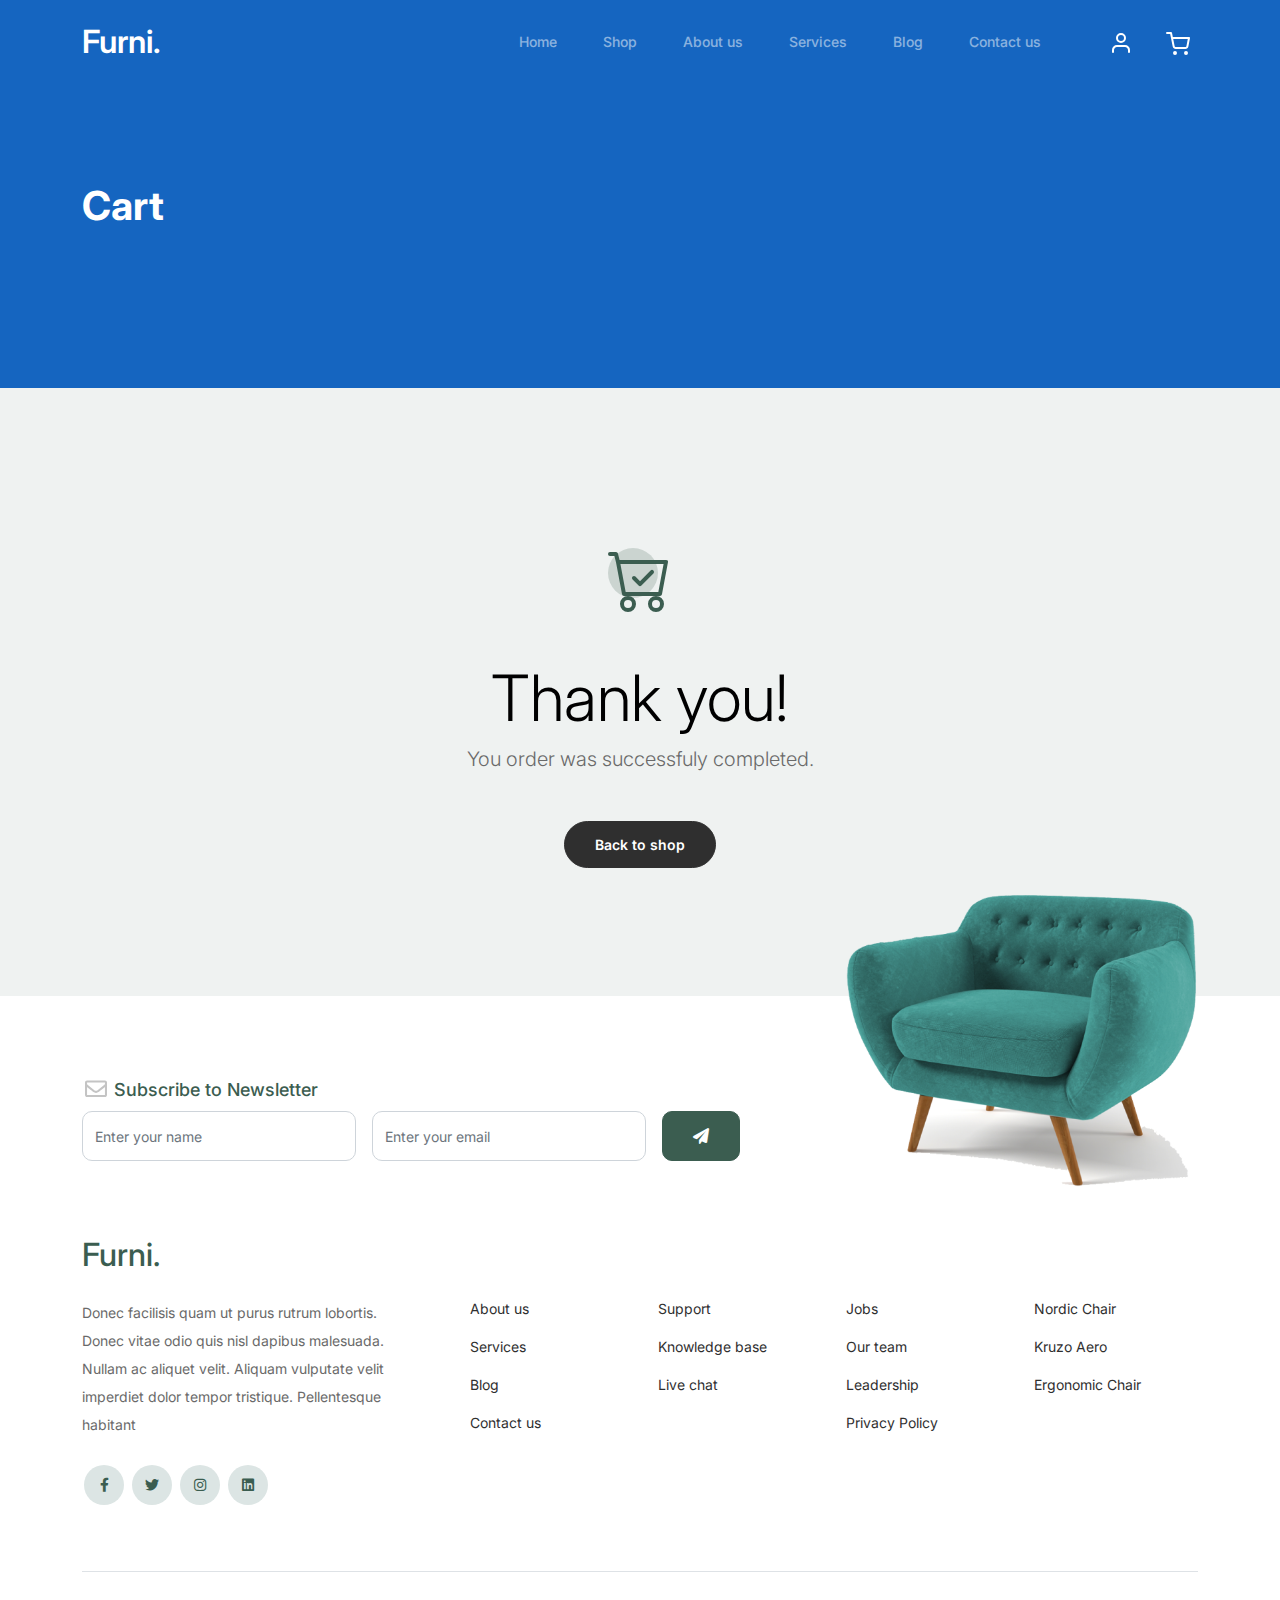
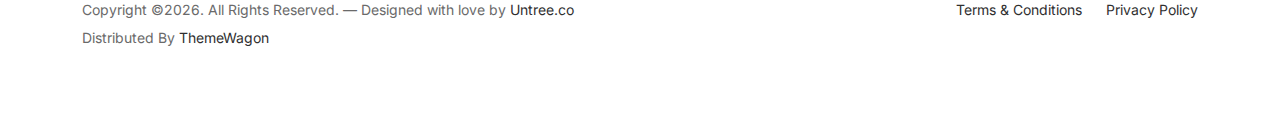
<file: thankyou.html>
<!-- /*
* Bootstrap 5
* Template Name: Furni
* Template Author: Untree.co
* Template URI: https://untree.co/
* License: https://creativecommons.org/licenses/by/3.0/
*/ -->
<!doctype html>
<html lang="en">
<head>
  <meta charset="utf-8">
  <meta name="viewport" content="width=device-width, initial-scale=1, shrink-to-fit=no">
  <meta name="author" content="Untree.co">
  <link rel="shortcut icon" href="favicon.png">

  <meta name="description" content="" />
  <meta name="keywords" content="bootstrap, bootstrap4" />

		<!-- Bootstrap CSS -->
		<link href="css/bootstrap.min.css" rel="stylesheet">
		<link href="https://cdnjs.cloudflare.com/ajax/libs/font-awesome/6.0.0-beta3/css/all.min.css" rel="stylesheet">
		<link href="css/tiny-slider.css" rel="stylesheet">
		<link href="css/style.css" rel="stylesheet">
		<title>Furni Free Bootstrap 5 Template for Furniture and Interior Design Websites by Untree.co </title>
	</head>

	<body>

		<!-- Start Header/Navigation -->
		<nav class="custom-navbar navbar navbar navbar-expand-md navbar-dark bg-dark" arial-label="Furni navigation bar">

			<div class="container">
				<a class="navbar-brand" href="index.html">Furni<span>.</span></a>

				<button class="navbar-toggler" type="button" data-bs-toggle="collapse" data-bs-target="#navbarsFurni" aria-controls="navbarsFurni" aria-expanded="false" aria-label="Toggle navigation">
					<span class="navbar-toggler-icon"></span>
				</button>

				<div class="collapse navbar-collapse" id="navbarsFurni">
					<ul class="custom-navbar-nav navbar-nav ms-auto mb-2 mb-md-0">
						<li class="nav-item ">
							<a class="nav-link" href="index.html">Home</a>
						</li>
						<li><a class="nav-link" href="shop.html">Shop</a></li>
						<li><a class="nav-link" href="about.html">About us</a></li>
						<li><a class="nav-link" href="services.html">Services</a></li>
						<li><a class="nav-link" href="blog_1.html">Blog</a></li>
						<li><a class="nav-link" href="contact.html">Contact us</a></li>
					</ul>

					<ul class="custom-navbar-cta navbar-nav mb-2 mb-md-0 ms-5">
						<li><a class="nav-link" href="#"><img src="images/user.svg"></a></li>
						<li><a class="nav-link" href="cart.html"><img src="images/cart.svg"></a></li>
					</ul>
				</div>
			</div>
				
		</nav>
		<!-- End Header/Navigation -->

		<!-- Start Hero Section -->
			<div class="hero">
				<div class="container">
					<div class="row justify-content-between">
						<div class="col-lg-5">
							<div class="intro-excerpt">
								<h1>Cart</h1>
							</div>
						</div>
						<div class="col-lg-7">
							
						</div>
					</div>
				</div>
			</div>
		<!-- End Hero Section -->

		

		<div class="untree_co-section">
    <div class="container">
      <div class="row">
        <div class="col-md-12 text-center pt-5">
          <span class="display-3 thankyou-icon text-primary">
            <svg width="1em" height="1em" viewBox="0 0 16 16" class="bi bi-cart-check mb-5" fill="currentColor" xmlns="http://www.w3.org/2000/svg">
              <path fill-rule="evenodd" d="M11.354 5.646a.5.5 0 0 1 0 .708l-3 3a.5.5 0 0 1-.708 0l-1.5-1.5a.5.5 0 1 1 .708-.708L8 8.293l2.646-2.647a.5.5 0 0 1 .708 0z"/>
              <path fill-rule="evenodd" d="M0 1.5A.5.5 0 0 1 .5 1H2a.5.5 0 0 1 .485.379L2.89 3H14.5a.5.5 0 0 1 .491.592l-1.5 8A.5.5 0 0 1 13 12H4a.5.5 0 0 1-.491-.408L2.01 3.607 1.61 2H.5a.5.5 0 0 1-.5-.5zM3.102 4l1.313 7h8.17l1.313-7H3.102zM5 12a2 2 0 1 0 0 4 2 2 0 0 0 0-4zm7 0a2 2 0 1 0 0 4 2 2 0 0 0 0-4zm-7 1a1 1 0 1 0 0 2 1 1 0 0 0 0-2zm7 0a1 1 0 1 0 0 2 1 1 0 0 0 0-2z"/>
            </svg>
          </span>
          <h2 class="display-3 text-black">Thank you!</h2>
          <p class="lead mb-5">You order was successfuly completed.</p>
          <p><a href="shop.html" class="btn btn-sm btn-outline-black">Back to shop</a></p>
        </div>
      </div>
    </div>
  </div>

		<!-- Start Footer Section -->
		<footer class="footer-section">
			<div class="container relative">

				<div class="sofa-img">
					<img src="images/sofa.png" alt="Image" class="img-fluid">
				</div>

				<div class="row">
					<div class="col-lg-8">
						<div class="subscription-form">
							<h3 class="d-flex align-items-center"><span class="me-1"><img src="images/envelope-outline.svg" alt="Image" class="img-fluid"></span><span>Subscribe to Newsletter</span></h3>

							<form action="#" class="row g-3">
								<div class="col-auto">
									<input type="text" class="form-control" placeholder="Enter your name">
								</div>
								<div class="col-auto">
									<input type="email" class="form-control" placeholder="Enter your email">
								</div>
								<div class="col-auto">
									<button class="btn btn-primary">
										<span class="fa fa-paper-plane"></span>
									</button>
								</div>
							</form>

						</div>
					</div>
				</div>

				<div class="row g-5 mb-5">
					<div class="col-lg-4">
						<div class="mb-4 footer-logo-wrap"><a href="#" class="footer-logo">Furni<span>.</span></a></div>
						<p class="mb-4">Donec facilisis quam ut purus rutrum lobortis. Donec vitae odio quis nisl dapibus malesuada. Nullam ac aliquet velit. Aliquam vulputate velit imperdiet dolor tempor tristique. Pellentesque habitant</p>

						<ul class="list-unstyled custom-social">
							<li><a href="#"><span class="fa fa-brands fa-facebook-f"></span></a></li>
							<li><a href="#"><span class="fa fa-brands fa-twitter"></span></a></li>
							<li><a href="#"><span class="fa fa-brands fa-instagram"></span></a></li>
							<li><a href="#"><span class="fa fa-brands fa-linkedin"></span></a></li>
						</ul>
					</div>

					<div class="col-lg-8">
						<div class="row links-wrap">
							<div class="col-6 col-sm-6 col-md-3">
								<ul class="list-unstyled">
									<li><a href="#">About us</a></li>
									<li><a href="#">Services</a></li>
									<li><a href="#">Blog</a></li>
									<li><a href="#">Contact us</a></li>
								</ul>
							</div>

							<div class="col-6 col-sm-6 col-md-3">
								<ul class="list-unstyled">
									<li><a href="#">Support</a></li>
									<li><a href="#">Knowledge base</a></li>
									<li><a href="#">Live chat</a></li>
								</ul>
							</div>

							<div class="col-6 col-sm-6 col-md-3">
								<ul class="list-unstyled">
									<li><a href="#">Jobs</a></li>
									<li><a href="#">Our team</a></li>
									<li><a href="#">Leadership</a></li>
									<li><a href="#">Privacy Policy</a></li>
								</ul>
							</div>

							<div class="col-6 col-sm-6 col-md-3">
								<ul class="list-unstyled">
									<li><a href="#">Nordic Chair</a></li>
									<li><a href="#">Kruzo Aero</a></li>
									<li><a href="#">Ergonomic Chair</a></li>
								</ul>
							</div>
						</div>
					</div>

				</div>

				<div class="border-top copyright">
					<div class="row pt-4">
						<div class="col-lg-6">
							<p class="mb-2 text-center text-lg-start">Copyright &copy;<script>document.write(new Date().getFullYear());</script>. All Rights Reserved. &mdash; Designed with love by <a href="https://untree.co">Untree.co</a> Distributed By <a href="https://themewagon.com">ThemeWagon</a> <!-- License information: https://untree.co/license/ -->
            </p>
						</div>

						<div class="col-lg-6 text-center text-lg-end">
							<ul class="list-unstyled d-inline-flex ms-auto">
								<li class="me-4"><a href="#">Terms &amp; Conditions</a></li>
								<li><a href="#">Privacy Policy</a></li>
							</ul>
						</div>

					</div>
				</div>

			</div>
		</footer>
		<!-- End Footer Section -->	


		<script src="js/bootstrap.bundle.min.js"></script>
		<script src="js/tiny-slider.js"></script>
		<script src="js/custom.js"></script>
	</body>

</html>
</file>
<file: css/tiny-slider.css>
.tns-outer{padding:0 !important}.tns-outer [hidden]{display:none !important}.tns-outer [aria-controls],.tns-outer [data-action]{cursor:pointer}.tns-slider{-webkit-transition:all 0s;-moz-transition:all 0s;transition:all 0s}.tns-slider>.tns-item{-webkit-box-sizing:border-box;-moz-box-sizing:border-box;box-sizing:border-box}.tns-horizontal.tns-subpixel{white-space:nowrap}.tns-horizontal.tns-subpixel>.tns-item{display:inline-block;vertical-align:top;white-space:normal}.tns-horizontal.tns-no-subpixel:after{content:'';display:table;clear:both}.tns-horizontal.tns-no-subpixel>.tns-item{float:left}.tns-horizontal.tns-carousel.tns-no-subpixel>.tns-item{margin-right:-100%}.tns-no-calc{position:relative;left:0}.tns-gallery{position:relative;left:0;min-height:1px}.tns-gallery>.tns-item{position:absolute;left:-100%;-webkit-transition:transform 0s, opacity 0s;-moz-transition:transform 0s, opacity 0s;transition:transform 0s, opacity 0s}.tns-gallery>.tns-slide-active{position:relative;left:auto !important}.tns-gallery>.tns-moving{-webkit-transition:all 0.25s;-moz-transition:all 0.25s;transition:all 0.25s}.tns-autowidth{display:inline-block}.tns-lazy-img{-webkit-transition:opacity 0.6s;-moz-transition:opacity 0.6s;transition:opacity 0.6s;opacity:0.6}.tns-lazy-img.tns-complete{opacity:1}.tns-ah{-webkit-transition:height 0s;-moz-transition:height 0s;transition:height 0s}.tns-ovh{overflow:hidden}.tns-visually-hidden{position:absolute;left:-10000em}.tns-transparent{opacity:0;visibility:hidden}.tns-fadeIn{opacity:1;filter:alpha(opacity=100);z-index:0}.tns-normal,.tns-fadeOut{opacity:0;filter:alpha(opacity=0);z-index:-1}.tns-vpfix{white-space:nowrap}.tns-vpfix>div,.tns-vpfix>li{display:inline-block}.tns-t-subp2{margin:0 auto;width:310px;position:relative;height:10px;overflow:hidden}.tns-t-ct{width:2333.3333333%;width:-webkit-calc(100% * 70 / 3);width:-moz-calc(100% * 70 / 3);width:calc(100% * 70 / 3);position:absolute;right:0}.tns-t-ct:after{content:'';display:table;clear:both}.tns-t-ct>div{width:1.4285714%;width:-webkit-calc(100% / 70);width:-moz-calc(100% / 70);width:calc(100% / 70);height:10px;float:left}

/*# sourceMappingURL=sourcemaps/tiny-slider.css.map */
</file>
<file: css/style.css>
/*
* Template Name: UntreeStore
* Template Author: Untree.co
* Author URI: https://untree.co/
* License: https://creativecommons.org/licenses/by/3.0/
*/
@import url("https://fonts.googleapis.com/css2?family=Inter:wght@400;500;600;700;800&display=swap");
body {
  overflow-x: hidden;
  position: relative; }

.thai-font {
  font-family: "Kanit", sans-serif;
}

body {
  font-family: "Inter", sans-serif;
  font-weight: 400;
  line-height: 28px;
  color: #6a6a6a;
  font-size: 14px;
  background-color: #eff2f1; }

a {
  text-decoration: none;
  -webkit-transition: .3s all ease;
  -o-transition: .3s all ease;
  transition: .3s all ease;
  color: #2f2f2f;
  text-decoration: underline; }
  a:hover {
    color: #2f2f2f;
    text-decoration: none; }
  a.more {
    font-weight: 600; }

.custom-navbar {
  background: #1565C0 !important;
  padding-top: 20px;
  padding-bottom: 20px; }
  .custom-navbar .navbar-brand {
    font-size: 32px;
    font-weight: 600; }
    .custom-navbar .navbar-brand > span {
      opacity: 1; }
  .custom-navbar .navbar-toggler {
    border-color: transparent; }
    .custom-navbar .navbar-toggler:active, .custom-navbar .navbar-toggler:focus {
      -webkit-box-shadow: none;
      box-shadow: none;
      outline: none; }
  @media (min-width: 992px) {
    .custom-navbar .custom-navbar-nav li {
      margin-left: 15px;
      margin-right: 15px; } }
  .custom-navbar .custom-navbar-nav li a {
    font-weight: 500;
    color: #ffffff !important;
    opacity: .5;
    -webkit-transition: .3s all ease;
    -o-transition: .3s all ease;
    transition: .3s all ease;
    position: relative; }
    @media (min-width: 768px) {
      .custom-navbar .custom-navbar-nav li a:before {
        content: "";
        position: absolute;
        bottom: 0;
        left: 8px;
        right: 8px;
        background: #f9bf29;
        height: 5px;
        opacity: 1;
        visibility: visible;
        width: 0;
        -webkit-transition: .15s all ease-out;
        -o-transition: .15s all ease-out;
        transition: .15s all ease-out; } }
    .custom-navbar .custom-navbar-nav li a:hover {
      opacity: 1; }
      .custom-navbar .custom-navbar-nav li a:hover:before {
        width: calc(100% - 16px); }
  .custom-navbar .custom-navbar-nav li.active a {
    opacity: 1; }
    .custom-navbar .custom-navbar-nav li.active a:before {
      width: calc(100% - 16px); }
  .custom-navbar .custom-navbar-cta {
    margin-left: 0 !important;
    -webkit-box-orient: horizontal;
    -webkit-box-direction: normal;
    -ms-flex-direction: row;
    flex-direction: row; }
    @media (min-width: 768px) {
      .custom-navbar .custom-navbar-cta {
        margin-left: 40px !important; } }
    .custom-navbar .custom-navbar-cta li {
      margin-left: 0px;
      margin-right: 0px; }
      .custom-navbar .custom-navbar-cta li:first-child {
        margin-right: 20px; }

.hero {
  background: #1565C0;
  padding: calc(4rem - 30px) 0 0rem 0; }
  @media (min-width: 768px) {
    .hero {
      padding: calc(4rem - 30px) 0 4rem 0; } }
  @media (min-width: 992px) {
    .hero {
      padding: calc(8rem - 30px) 0 8rem 0; } }
  .hero .intro-excerpt {
    position: relative;
    z-index: 4; }
    @media (min-width: 992px) {
      .hero .intro-excerpt {
        max-width: 450px; } }
  .hero h1 {
    font-weight: 700;
    color: #ffffff;
    margin-bottom: 30px; }
    @media (min-width: 1400px) {
      .hero h1 {
        font-size: 49px; } }
  .hero p {
    color: rgba(255, 255, 255, 0.5);
    margin-botom: 30px; }
  .hero .hero-img-wrap {
    position: relative; }
    .hero .hero-img-wrap img {
      position: relative;
      top: 0px;
      right: 0px;
      z-index: 2;
      max-width: 780px;
      left: -20px; }
      @media (min-width: 768px) {
        .hero .hero-img-wrap img {
          right: 0px;
          left: -100px; } }
      @media (min-width: 992px) {
        .hero .hero-img-wrap img {
          left: 0px;
          top: -80px;
          position: absolute;
          right: -50px; } }
      @media (min-width: 1200px) {
        .hero .hero-img-wrap img {
          left: 0px;
          top: -80px;
          right: -100px; } }
    .hero .hero-img-wrap:after {
      content: "";
      position: absolute;
      width: 255px;
      height: 217px;
      background-image: url("../images/dots-light.svg");
      background-size: contain;
      background-repeat: no-repeat;
      right: -100px;
      top: -0px; }
      @media (min-width: 1200px) {
        .hero .hero-img-wrap:after {
          top: -40px; } }

.btn {
  font-weight: 600;
  padding: 12px 30px;
  border-radius: 30px;
  color: #ffffff;
  background: #2f2f2f;
  border-color: #2f2f2f; }
  .btn:hover {
    color: #ffffff;
    background: #222222;
    border-color: #222222; }
  .btn:active, .btn:focus {
    outline: none !important;
    -webkit-box-shadow: none;
    box-shadow: none; }
  .btn.btn-primary {
    background: #3b5d50;
    border-color: #3b5d50; }
    .btn.btn-primary:hover {
      background: #314d43;
      border-color: #314d43; }
  .btn.btn-secondary {
    color: #2f2f2f;
    background: #f9bf29;
    border-color: #f9bf29; }
    .btn.btn-secondary:hover {
      background: #f8b810;
      border-color: #f8b810; }
  .btn.btn-white-outline {
    background: transparent;
    border-width: 2px;
    border-color: rgba(255, 255, 255, 0.3); }
    .btn.btn-white-outline:hover {
      border-color: white;
      color: #ffffff; }

.section-title {
    color: #2f2f2f;
    font-size: 27px;
}

.product-section {
  padding: 7rem 0; }
  .product-section .product-item {
    text-align: center;
    text-decoration: none;
    display: block;
    position: relative;
    padding-bottom: 50px;
    cursor: pointer; }
    .product-section .product-item .product-thumbnail {
      margin-bottom: 30px;
      position: relative;
      top: 0;
      -webkit-transition: .3s all ease;
      -o-transition: .3s all ease;
      transition: .3s all ease; }
    .product-section .product-item h3 {
      font-weight: 600;
      font-size: 16px; }
    .product-section .product-item strong {
      font-weight: 800 !important;
      font-size: 18px !important; }
    .product-section .product-item h3, .product-section .product-item strong {
      color: #2f2f2f;
      text-decoration: none; }
    .product-section .product-item .icon-cross {
      position: absolute;
      width: 35px;
      height: 35px;
      display: inline-block;
      background: #2f2f2f;
      bottom: 15px;
      left: 50%;
      -webkit-transform: translateX(-50%);
      -ms-transform: translateX(-50%);
      transform: translateX(-50%);
      margin-bottom: -17.5px;
      border-radius: 50%;
      opacity: 0;
      visibility: hidden;
      -webkit-transition: .3s all ease;
      -o-transition: .3s all ease;
      transition: .3s all ease; }
      .product-section .product-item .icon-cross img {
        position: absolute;
        left: 50%;
        top: 50%;
        -webkit-transform: translate(-50%, -50%);
        -ms-transform: translate(-50%, -50%);
        transform: translate(-50%, -50%); }
    .product-section .product-item:before {
      bottom: 0;
      left: 0;
      right: 0;
      position: absolute;
      content: "";
      background: #dce5e4;
      height: 0%;
      z-index: -1;
      border-radius: 10px;
      -webkit-transition: .3s all ease;
      -o-transition: .3s all ease;
      transition: .3s all ease; }
    .product-section .product-item:hover .product-thumbnail {
      top: -25px; }
    .product-section .product-item:hover .icon-cross {
      bottom: 0;
      opacity: 1;
      visibility: visible; }
    .product-section .product-item:hover:before {
      height: 70%; }

.why-choose-section {
  padding: 7rem 0; }
  .why-choose-section .img-wrap {
    position: relative; }
    .why-choose-section .img-wrap:before {
      position: absolute;
      content: "";
      width: 255px;
      height: 217px;
      background-image: url("../images/dots-yellow.svg");
      background-repeat: no-repeat;
      background-size: contain;
      -webkit-transform: translate(-40%, -40%);
      -ms-transform: translate(-40%, -40%);
      transform: translate(-40%, -40%);
      z-index: -1; }
    .why-choose-section .img-wrap img {
      border-radius: 20px; }

.feature {
  margin-bottom: 30px; }
  .feature .icon {
    display: inline-block;
    position: relative;
    margin-bottom: 20px; }
    .feature .icon:before {
      content: "";
      width: 33px;
      height: 33px;
      position: absolute;
      background: rgba(59, 93, 80, 0.2);
      border-radius: 50%;
      right: -8px;
      bottom: 0; }
  .feature h3 {
    font-size: 14px;
    color: #2f2f2f; }
  .feature p {
    font-size: 14px;
    line-height: 22px;
    color: #6a6a6a; }

.we-help-section {
  padding: 7rem 0; }
  .we-help-section .imgs-grid {
    display: -ms-grid;
    display: grid;
    -ms-grid-columns: (1fr)[27];
    grid-template-columns: repeat(27, 1fr);
    position: relative; }
    .we-help-section .imgs-grid:before {
      position: absolute;
      content: "";
      width: 255px;
      height: 217px;
      background-image: url("../images/dots-green.svg");
      background-size: contain;
      background-repeat: no-repeat;
      -webkit-transform: translate(-40%, -40%);
      -ms-transform: translate(-40%, -40%);
      transform: translate(-40%, -40%);
      z-index: -1; }
    .we-help-section .imgs-grid .grid {
      position: relative; }
      .we-help-section .imgs-grid .grid img {
        border-radius: 20px;
        max-width: 100%; }
      .we-help-section .imgs-grid .grid.grid-1 {
        -ms-grid-column: 1;
        -ms-grid-column-span: 18;
        grid-column: 1 / span 18;
        -ms-grid-row: 1;
        -ms-grid-row-span: 27;
        grid-row: 1 / span 27; }
      .we-help-section .imgs-grid .grid.grid-2 {
        -ms-grid-column: 19;
        -ms-grid-column-span: 27;
        grid-column: 19 / span 27;
        -ms-grid-row: 1;
        -ms-grid-row-span: 5;
        grid-row: 1 / span 5;
        padding-left: 20px; }
      .we-help-section .imgs-grid .grid.grid-3 {
        -ms-grid-column: 14;
        -ms-grid-column-span: 16;
        grid-column: 14 / span 16;
        -ms-grid-row: 6;
        -ms-grid-row-span: 27;
        grid-row: 6 / span 27;
        padding-top: 20px; }

.custom-list {
  width: 100%; }
  .custom-list li {
    display: inline-block;
    width: calc(50% - 20px);
    margin-bottom: 12px;
    line-height: 1.5;
    position: relative;
    padding-left: 20px; }
    .custom-list li:before {
      content: "";
      width: 8px;
      height: 8px;
      border-radius: 50%;
      border: 2px solid #3b5d50;
      position: absolute;
      left: 0;
      top: 8px; }

.popular-product {
  padding: 0 0 7rem 0; }
  .popular-product .product-item-sm h3 {
    font-size: 14px;
    font-weight: 700;
    color: #2f2f2f; }
  .popular-product .product-item-sm a {
    text-decoration: none;
    color: #2f2f2f;
    -webkit-transition: .3s all ease;
    -o-transition: .3s all ease;
    transition: .3s all ease; }
    .popular-product .product-item-sm a:hover {
      color: rgba(47, 47, 47, 0.5); }
  .popular-product .product-item-sm p {
    line-height: 1.4;
    margin-bottom: 10px;
    font-size: 14px; }
  .popular-product .product-item-sm .thumbnail {
    margin-right: 10px;
    -webkit-box-flex: 0;
    -ms-flex: 0 0 120px;
    flex: 0 0 120px;
    position: relative; }
    .popular-product .product-item-sm .thumbnail:before {
      content: "";
      position: absolute;
      border-radius: 20px;
      background: #dce5e4;
      width: 98px;
      height: 98px;
      top: 50%;
      left: 50%;
      -webkit-transform: translate(-50%, -50%);
      -ms-transform: translate(-50%, -50%);
      transform: translate(-50%, -50%);
      z-index: -1; }

.testimonial-section {
  padding: 3rem 0 7rem 0; }

  .qrcode-pos {
    position: relative;
    left: 319px;
    top: -61px;
    width: 94px;
  }


  .my-customer-fix {
    text-align: center;
    font-size: 21px;
    position: relative;
    top: -20px;
  }

  @media (max-width: 768px) {
    .hero-img-wrap {
        display: none;
    }
  }

.testimonial-slider-wrap {
  position: relative; }
  .testimonial-slider-wrap .tns-inner {
    padding-top: 30px; }
  .testimonial-slider-wrap .item .testimonial-block blockquote {
    font-size: 16px; }
    @media (min-width: 768px) {
      .testimonial-slider-wrap .item .testimonial-block blockquote {
        line-height: 32px;
        font-size: 18px; } }
  .testimonial-slider-wrap .item .testimonial-block .author-info .author-pic {
    margin-bottom: 20px; }
    .testimonial-slider-wrap .item .testimonial-block .author-info .author-pic img {
      min-width: 300px;
      border-radius: 0%; }
  .testimonial-slider-wrap .item .testimonial-block .author-info h3 {
    font-size: 14px;
    font-weight: 700;
    color: #2f2f2f;
    margin-bottom: 0; }
  .testimonial-slider-wrap #testimonial-nav {
    position: absolute;
    top: 50%;
    z-index: 99;
    width: 100%;
    display: none; }
    @media (min-width: 768px) {
      .testimonial-slider-wrap #testimonial-nav {
        display: block; } }
    .testimonial-slider-wrap #testimonial-nav > span {
      cursor: pointer;
      position: absolute;
      width: 58px;
      height: 58px;
      line-height: 58px;
      border-radius: 50%;
      background: rgba(59, 93, 80, 0.1);
      color: #2f2f2f;
      -webkit-transition: .3s all ease;
      -o-transition: .3s all ease;
      transition: .3s all ease; }
      .testimonial-slider-wrap #testimonial-nav > span:hover {
        background: #3b5d50;
        color: #ffffff; }
    .testimonial-slider-wrap #testimonial-nav .prev {
      left: -10px; }
    .testimonial-slider-wrap #testimonial-nav .next {
      right: 0; }
  .testimonial-slider-wrap .tns-nav {
    position: absolute;
    bottom: -50px;
    left: 50%;
    -webkit-transform: translateX(-50%);
    -ms-transform: translateX(-50%);
    transform: translateX(-50%); }
    .testimonial-slider-wrap .tns-nav button {
      background: none;
      border: none;
      display: inline-block;
      position: relative;
      width: 0 !important;
      height: 7px !important;
      margin: 2px; }
      .testimonial-slider-wrap .tns-nav button:active, .testimonial-slider-wrap .tns-nav button:focus, .testimonial-slider-wrap .tns-nav button:hover {
        outline: none;
        -webkit-box-shadow: none;
        box-shadow: none;
        background: none; }
      .testimonial-slider-wrap .tns-nav button:before {
        display: block;
        width: 7px;
        height: 7px;
        left: 0;
        top: 0;
        position: absolute;
        content: "";
        border-radius: 50%;
        -webkit-transition: .3s all ease;
        -o-transition: .3s all ease;
        transition: .3s all ease;
        background-color: #d6d6d6; }
      .testimonial-slider-wrap .tns-nav button:hover:before, .testimonial-slider-wrap .tns-nav button.tns-nav-active:before {
        background-color: #3b5d50; }

.before-footer-section {
  padding: 7rem 0 12rem 0 !important; }

.blog-section {
  padding: 7rem 0 12rem 0; }
  .blog-section .post-entry a {
    text-decoration: none; }
  .blog-section .post-entry .post-thumbnail {
    display: block;
    margin-bottom: 20px; }
    .blog-section .post-entry .post-thumbnail img {
      border-radius: 20px;
      -webkit-transition: .3s all ease;
      -o-transition: .3s all ease;
      transition: .3s all ease; }
  .blog-section .post-entry .post-content-entry {
    padding-left: 15px;
    padding-right: 15px; }
    .blog-section .post-entry .post-content-entry h3 {
      font-size: 16px;
      margin-bottom: 0;
      font-weight: 600;
      margin-bottom: 7px; }
    .blog-section .post-entry .post-content-entry .meta {
      font-size: 14px; }
      .blog-section .post-entry .post-content-entry .meta a {
        font-weight: 600; }
  .blog-section .post-entry:hover .post-thumbnail img, .blog-section .post-entry:focus .post-thumbnail img {
    opacity: .7; }

.footer-section {
  padding: 80px 0;
  background: #ffffff; }
  .footer-section .relative {
    position: relative; }
  .footer-section a {
    text-decoration: none;
    color: #2f2f2f;
    -webkit-transition: .3s all ease;
    -o-transition: .3s all ease;
    transition: .3s all ease; }
    .footer-section a:hover {
      color: rgba(47, 47, 47, 0.5); }
  .footer-section .subscription-form {
    margin-bottom: 40px;
    position: relative;
    z-index: 2;
    margin-top: 100px; }
    @media (min-width: 992px) {
      .footer-section .subscription-form {
        margin-top: 0px;
        margin-bottom: 80px; } }
    .footer-section .subscription-form h3 {
      font-size: 18px;
      font-weight: 500;
      color: #3b5d50; }
    .footer-section .subscription-form .form-control {
      height: 50px;
      border-radius: 10px;
      font-family: "Inter", sans-serif; }
      .footer-section .subscription-form .form-control:active, .footer-section .subscription-form .form-control:focus {
        outline: none;
        -webkit-box-shadow: none;
        box-shadow: none;
        border-color: #3b5d50;
        -webkit-box-shadow: 0 1px 4px 0 rgba(0, 0, 0, 0.2);
        box-shadow: 0 1px 4px 0 rgba(0, 0, 0, 0.2); }
      .footer-section .subscription-form .form-control::-webkit-input-placeholder {
        font-size: 14px; }
      .footer-section .subscription-form .form-control::-moz-placeholder {
        font-size: 14px; }
      .footer-section .subscription-form .form-control:-ms-input-placeholder {
        font-size: 14px; }
      .footer-section .subscription-form .form-control:-moz-placeholder {
        font-size: 14px; }
    .footer-section .subscription-form .btn {
      border-radius: 10px !important; }
  .footer-section .sofa-img {
    position: absolute;
    top: -200px;
    z-index: 1;
    right: 0; }
    .footer-section .sofa-img img {
      max-width: 380px; }
  .footer-section .links-wrap {
    margin-top: 0px; }
    @media (min-width: 992px) {
      .footer-section .links-wrap {
        margin-top: 54px; } }
    .footer-section .links-wrap ul li {
      margin-bottom: 10px; }
  .footer-section .footer-logo-wrap .footer-logo {
    font-size: 32px;
    font-weight: 500;
    text-decoration: none;
    color: #3b5d50; }
  .footer-section .custom-social li {
    margin: 2px;
    display: inline-block; }
    .footer-section .custom-social li a {
      width: 40px;
      height: 40px;
      text-align: center;
      line-height: 40px;
      display: inline-block;
      background: #dce5e4;
      color: #3b5d50;
      border-radius: 50%; }
      .footer-section .custom-social li a:hover {
        background: #3b5d50;
        color: #ffffff; }
  .footer-section .border-top {
    border-color: #dce5e4; }
    .footer-section .border-top.copyright {
      font-size: 14px !important; }

.untree_co-section {
  padding: 7rem 0; }

.form-control {
  height: 50px;
  border-radius: 10px;
  font-family: "Inter", sans-serif; }
  .form-control:active, .form-control:focus {
    outline: none;
    -webkit-box-shadow: none;
    box-shadow: none;
    border-color: #3b5d50;
    -webkit-box-shadow: 0 1px 4px 0 rgba(0, 0, 0, 0.2);
    box-shadow: 0 1px 4px 0 rgba(0, 0, 0, 0.2); }
  .form-control::-webkit-input-placeholder {
    font-size: 14px; }
  .form-control::-moz-placeholder {
    font-size: 14px; }
  .form-control:-ms-input-placeholder {
    font-size: 14px; }
  .form-control:-moz-placeholder {
    font-size: 14px; }

.service {
  line-height: 1.5; }
  .service .service-icon {
    border-radius: 10px;
    -webkit-box-flex: 0;
    -ms-flex: 0 0 50px;
    flex: 0 0 50px;
    height: 50px;
    line-height: 50px;
    text-align: center;
    background: #3b5d50;
    margin-right: 20px;
    color: #ffffff; }

textarea {
  height: auto !important; }

.site-blocks-table {
  overflow: auto; }
  .site-blocks-table .product-thumbnail {
    width: 200px; }
  .site-blocks-table .btn {
    padding: 2px 10px; }
  .site-blocks-table thead th {
    padding: 30px;
    text-align: center;
    border-width: 0px !important;
    vertical-align: middle;
    color: rgba(0, 0, 0, 0.8);
    font-size: 18px; }
  .site-blocks-table td {
    padding: 20px;
    text-align: center;
    vertical-align: middle;
    color: rgba(0, 0, 0, 0.8); }
  .site-blocks-table tbody tr:first-child td {
    border-top: 1px solid #3b5d50 !important; }
  .site-blocks-table .btn {
    background: none !important;
    color: #000000;
    border: none;
    height: auto !important; }

.site-block-order-table th {
  border-top: none !important;
  border-bottom-width: 1px !important; }

.site-block-order-table td, .site-block-order-table th {
  color: #000000; }

.couponcode-wrap input {
  border-radius: 10px !important; }

.text-primary {
  color: #3b5d50 !important; }

.thankyou-icon {
  position: relative;
  color: #3b5d50; }
  .thankyou-icon:before {
    position: absolute;
    content: "";
    width: 50px;
    height: 50px;
    border-radius: 50%;
    background: rgba(59, 93, 80, 0.2); }

.button-contact {
  width: 200px;
    position: relative;
    left: -81px;
    height: 38px;
    background-color: #4DA651;
    border-style: none;
    border-radius: 21px;
    color: white;
    font-size: 15px;
}
</file>
